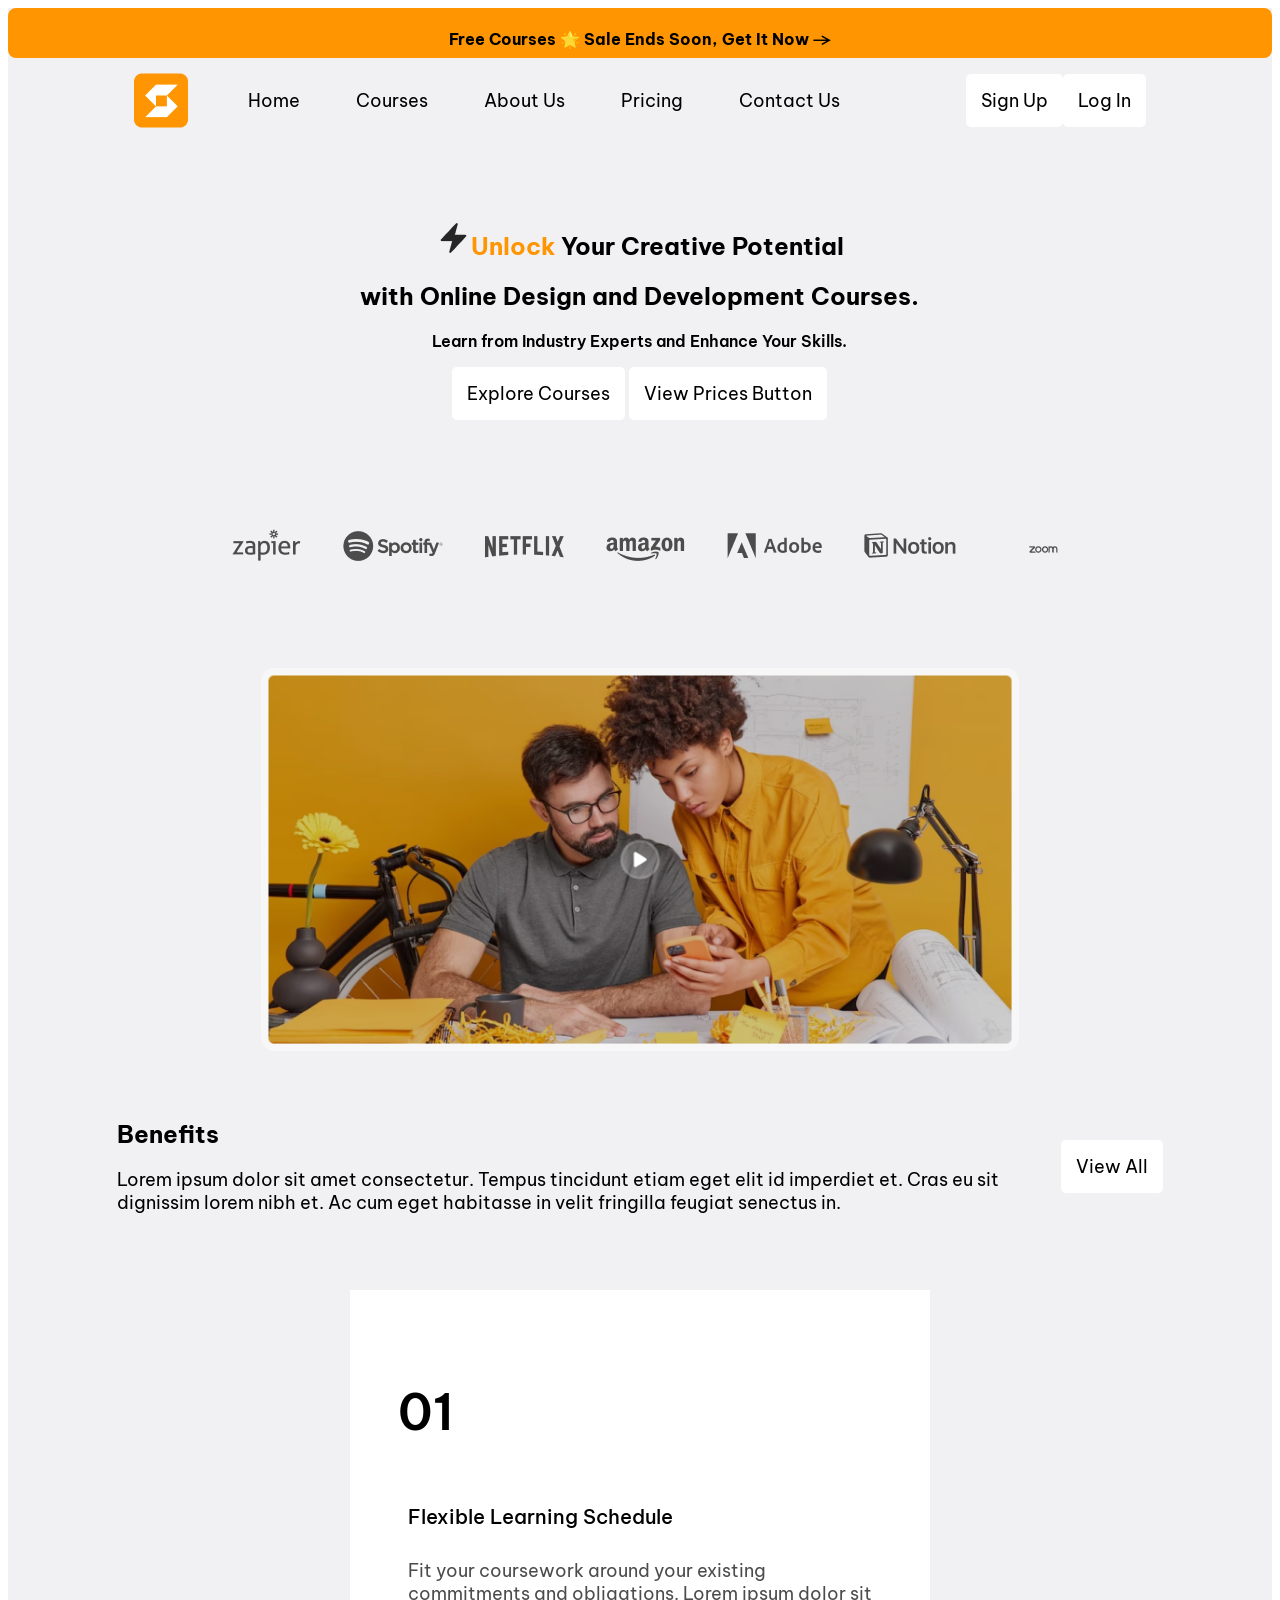
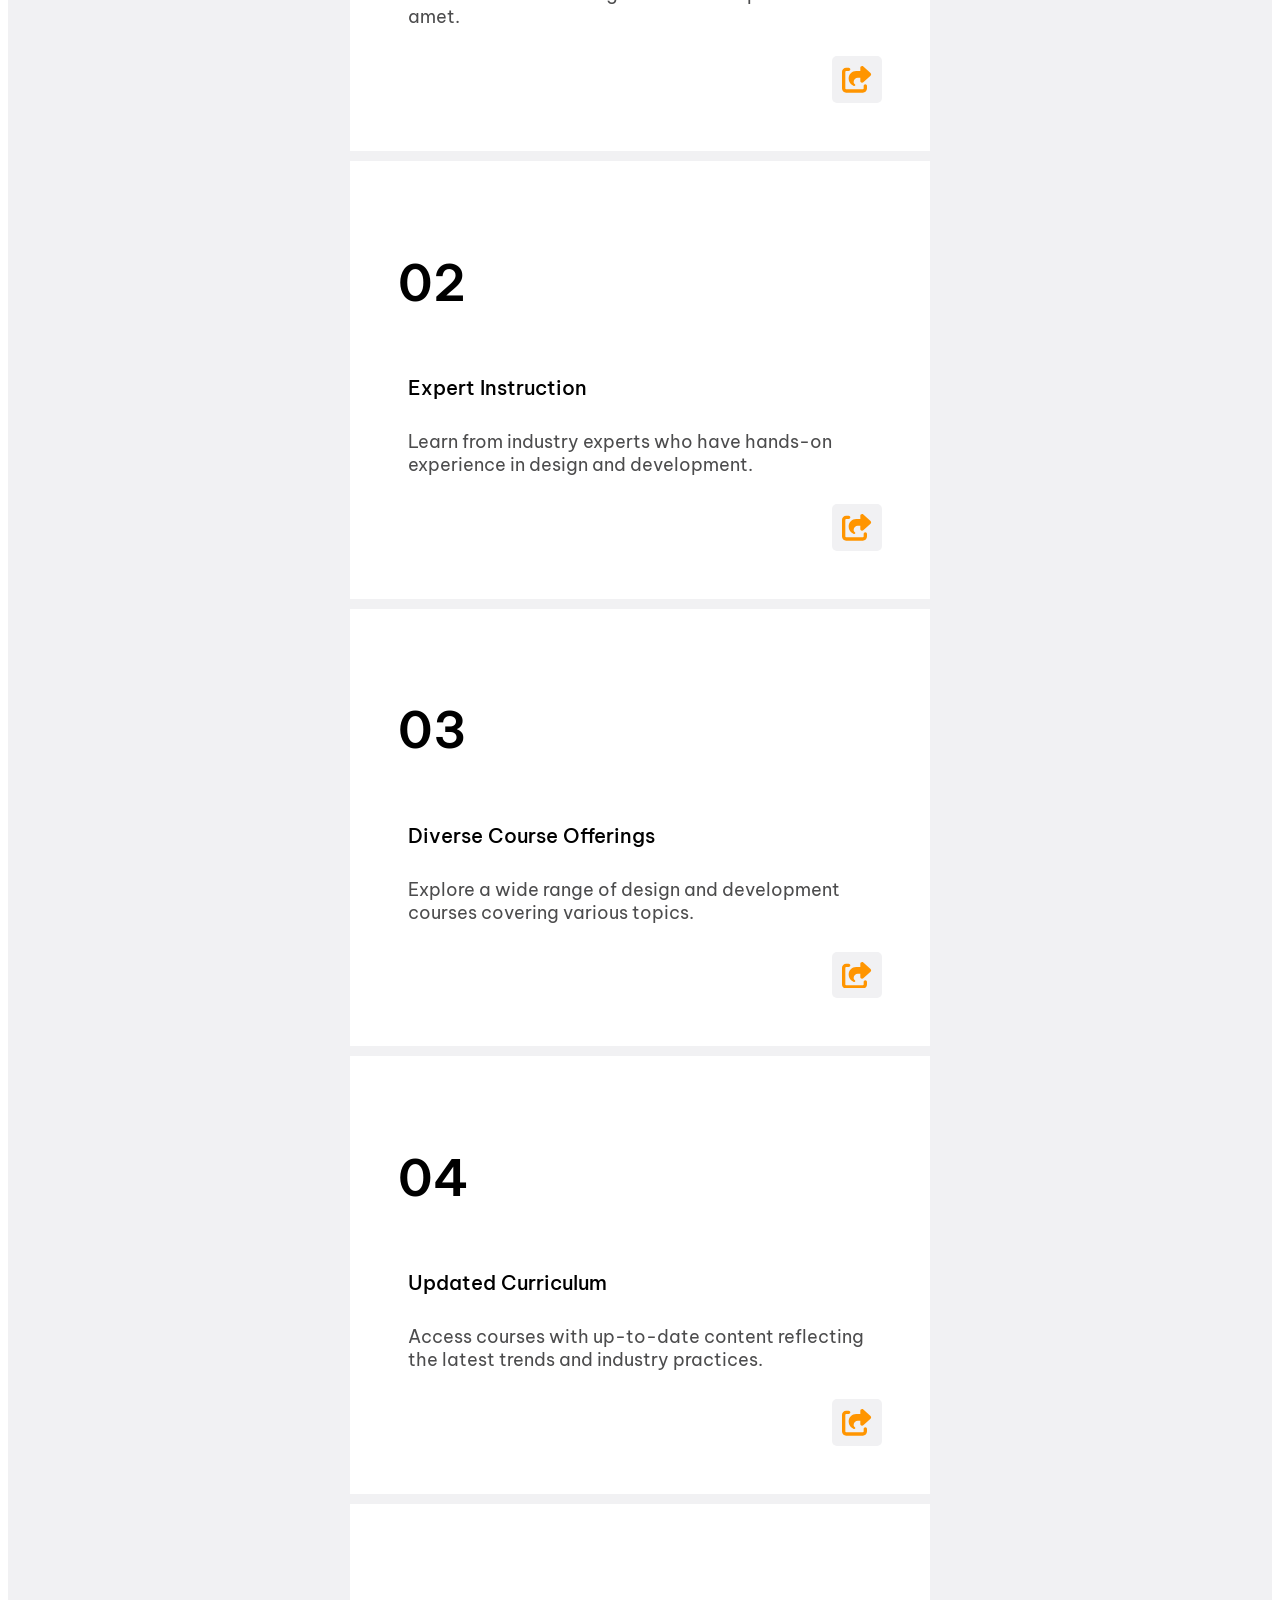
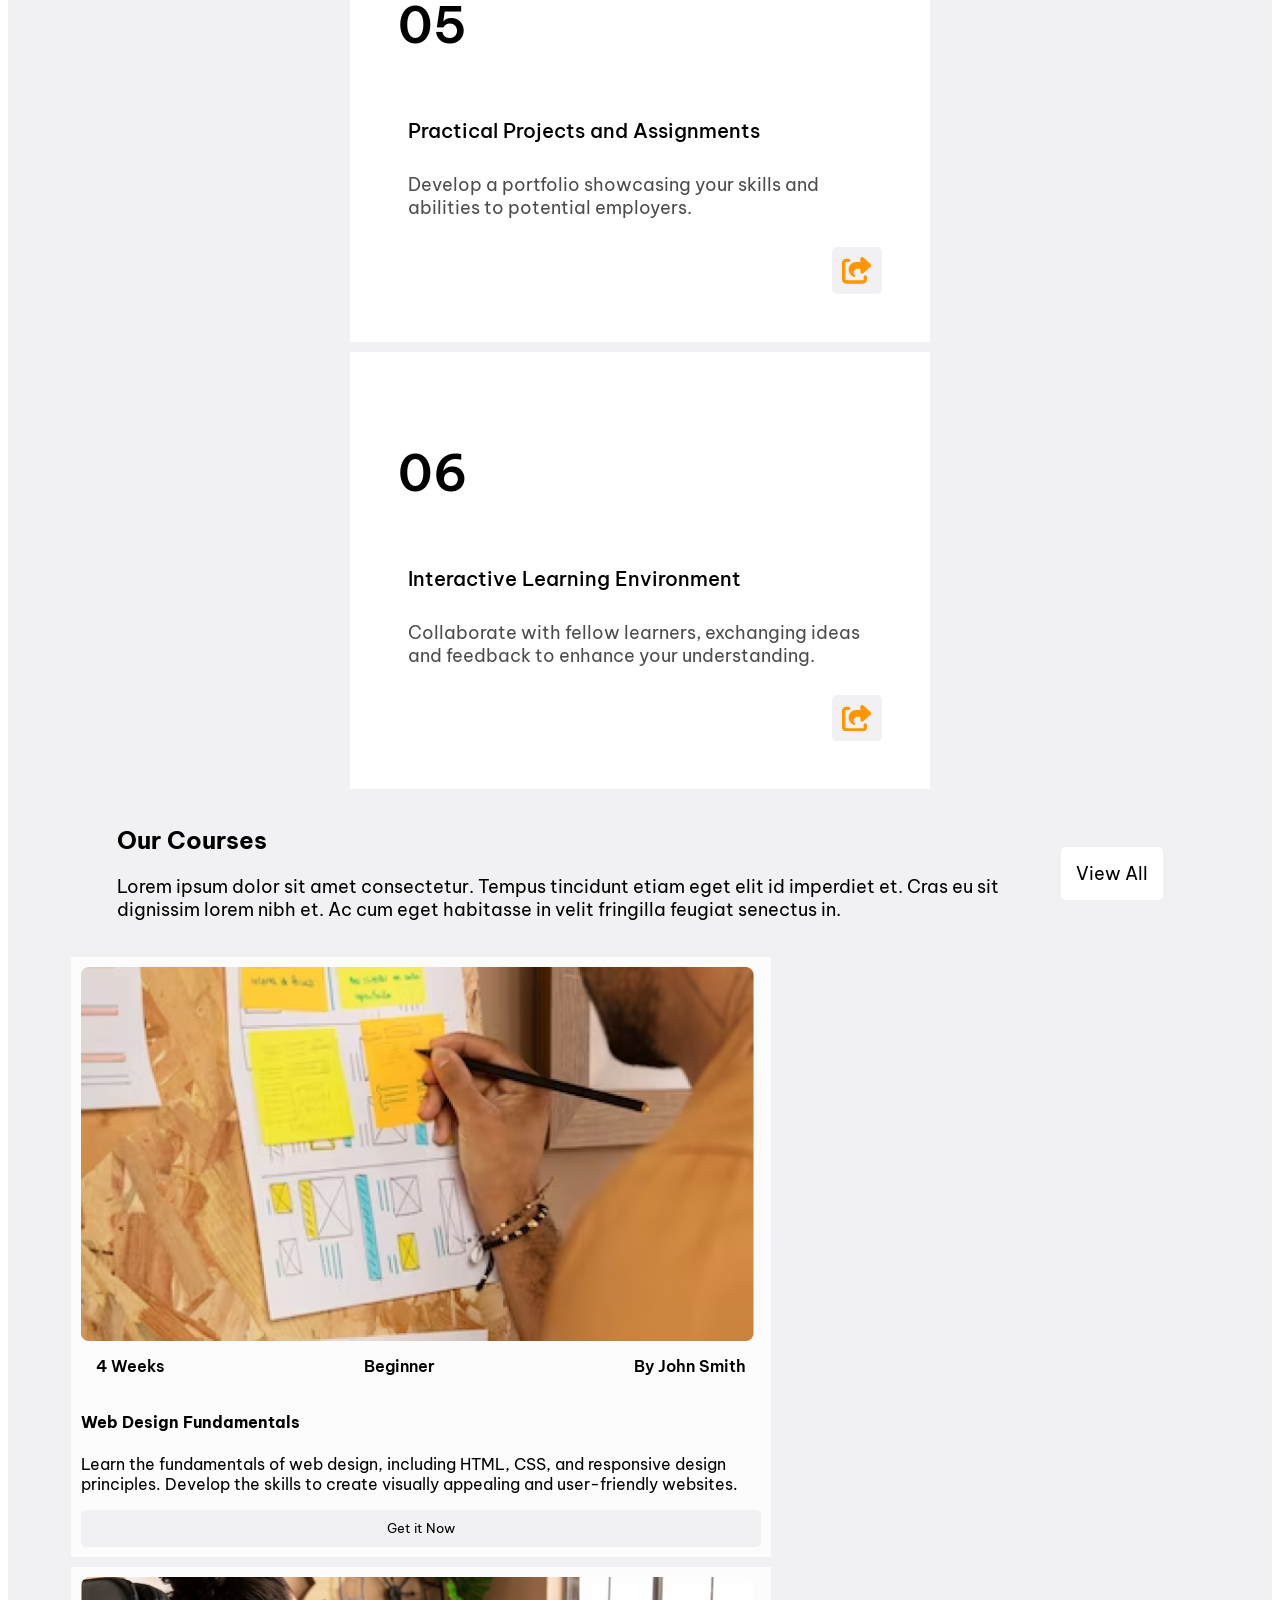
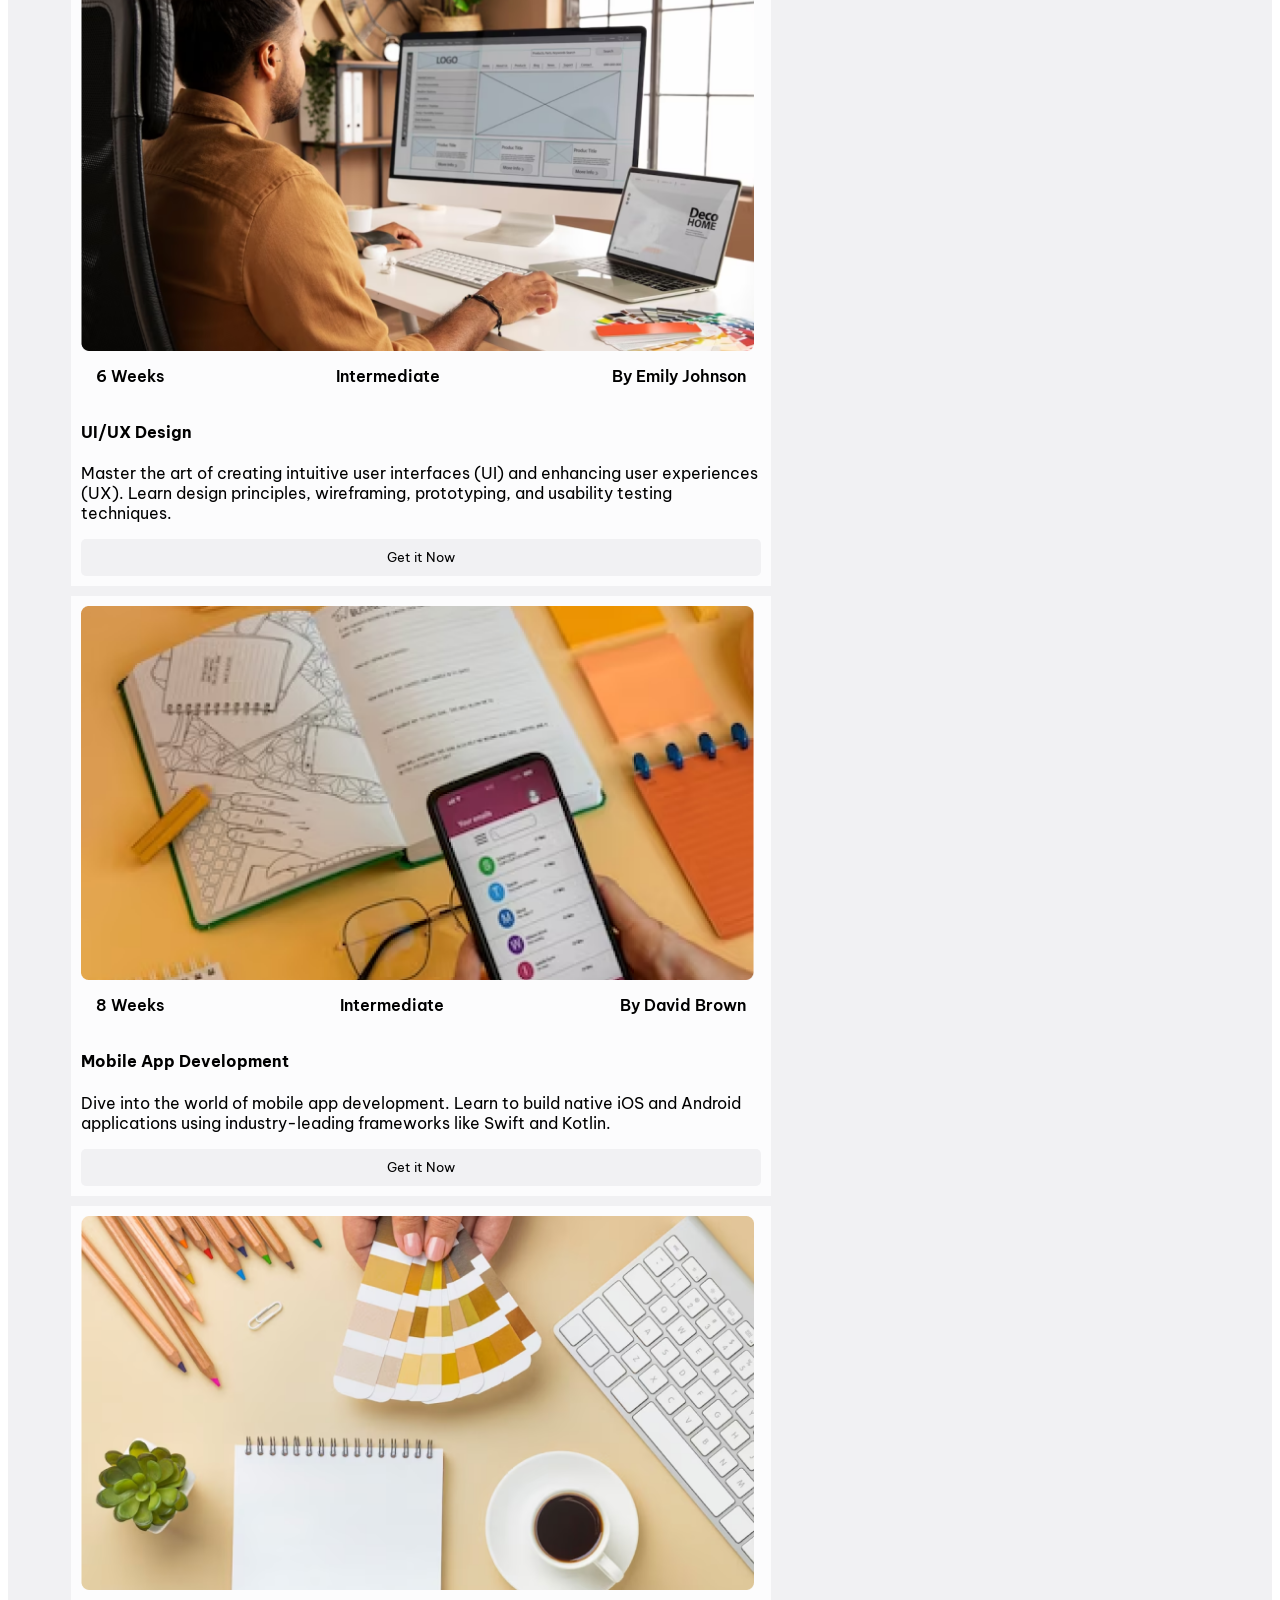
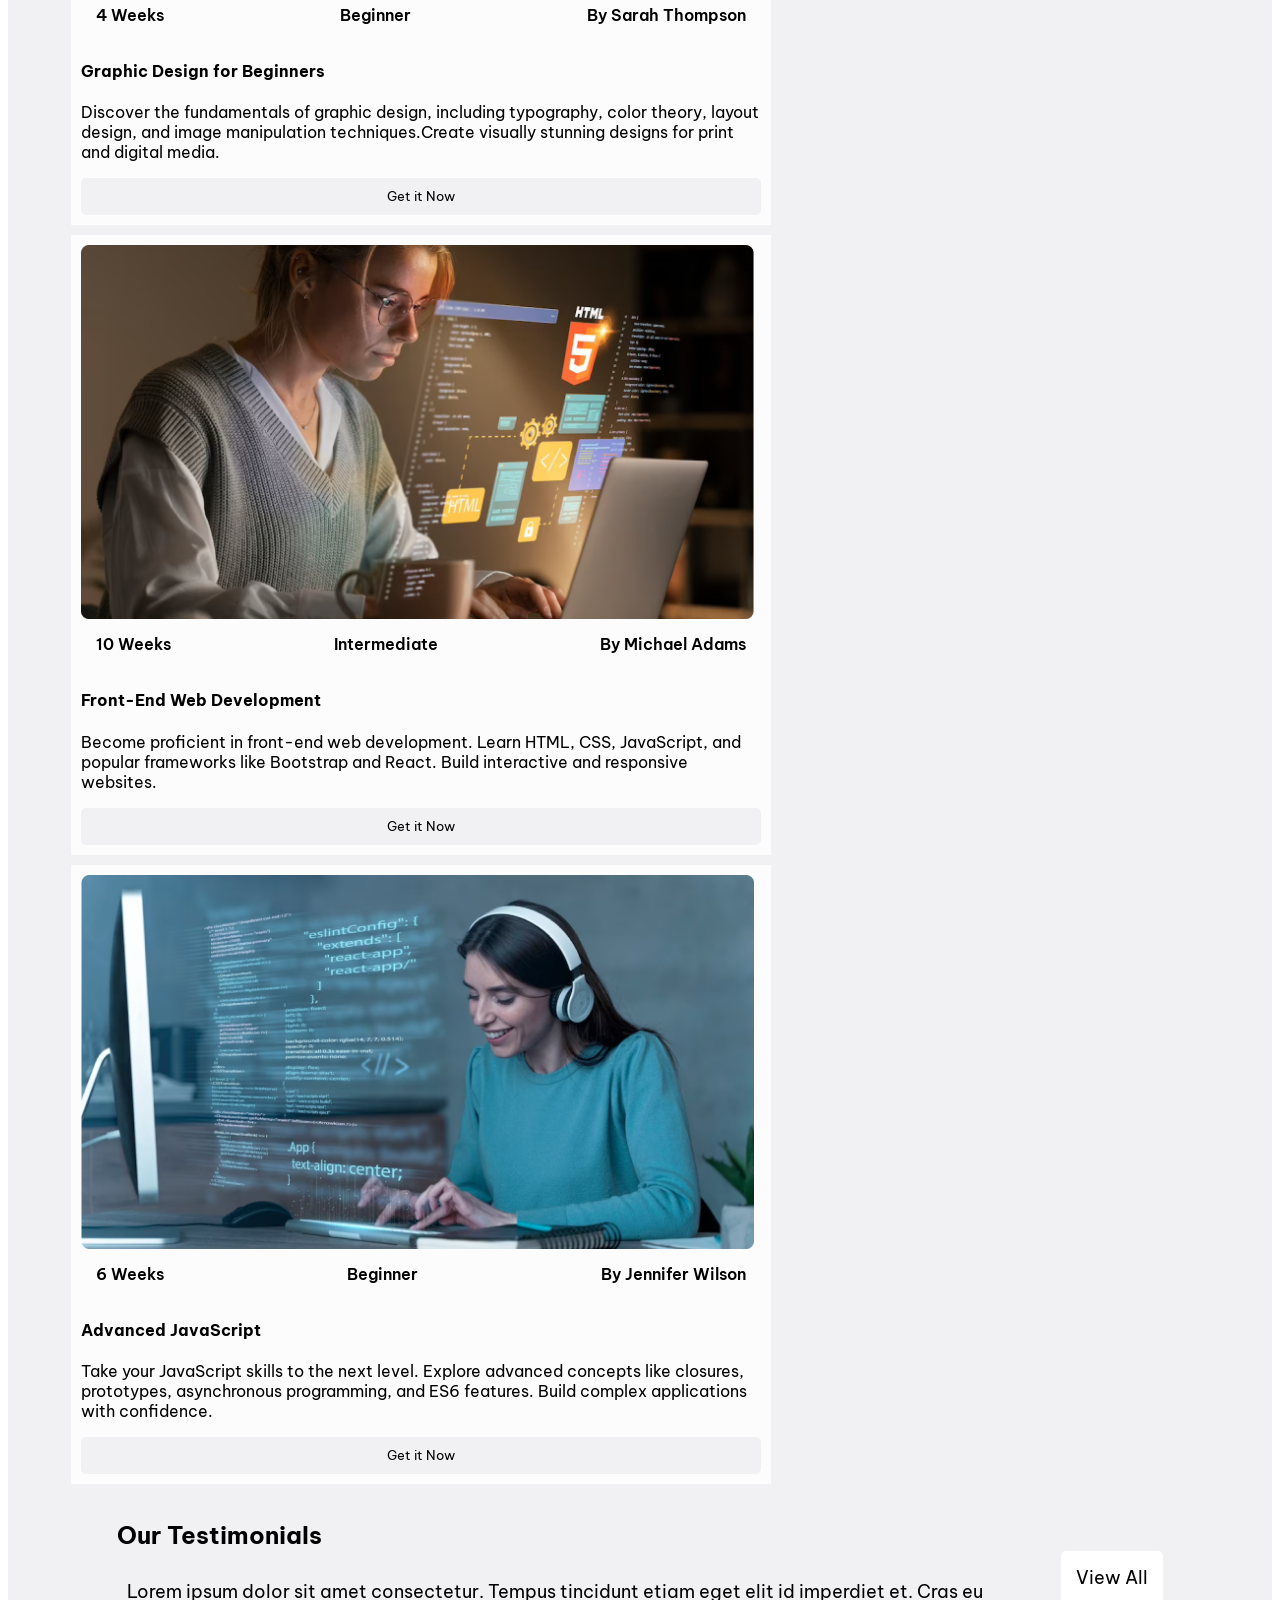
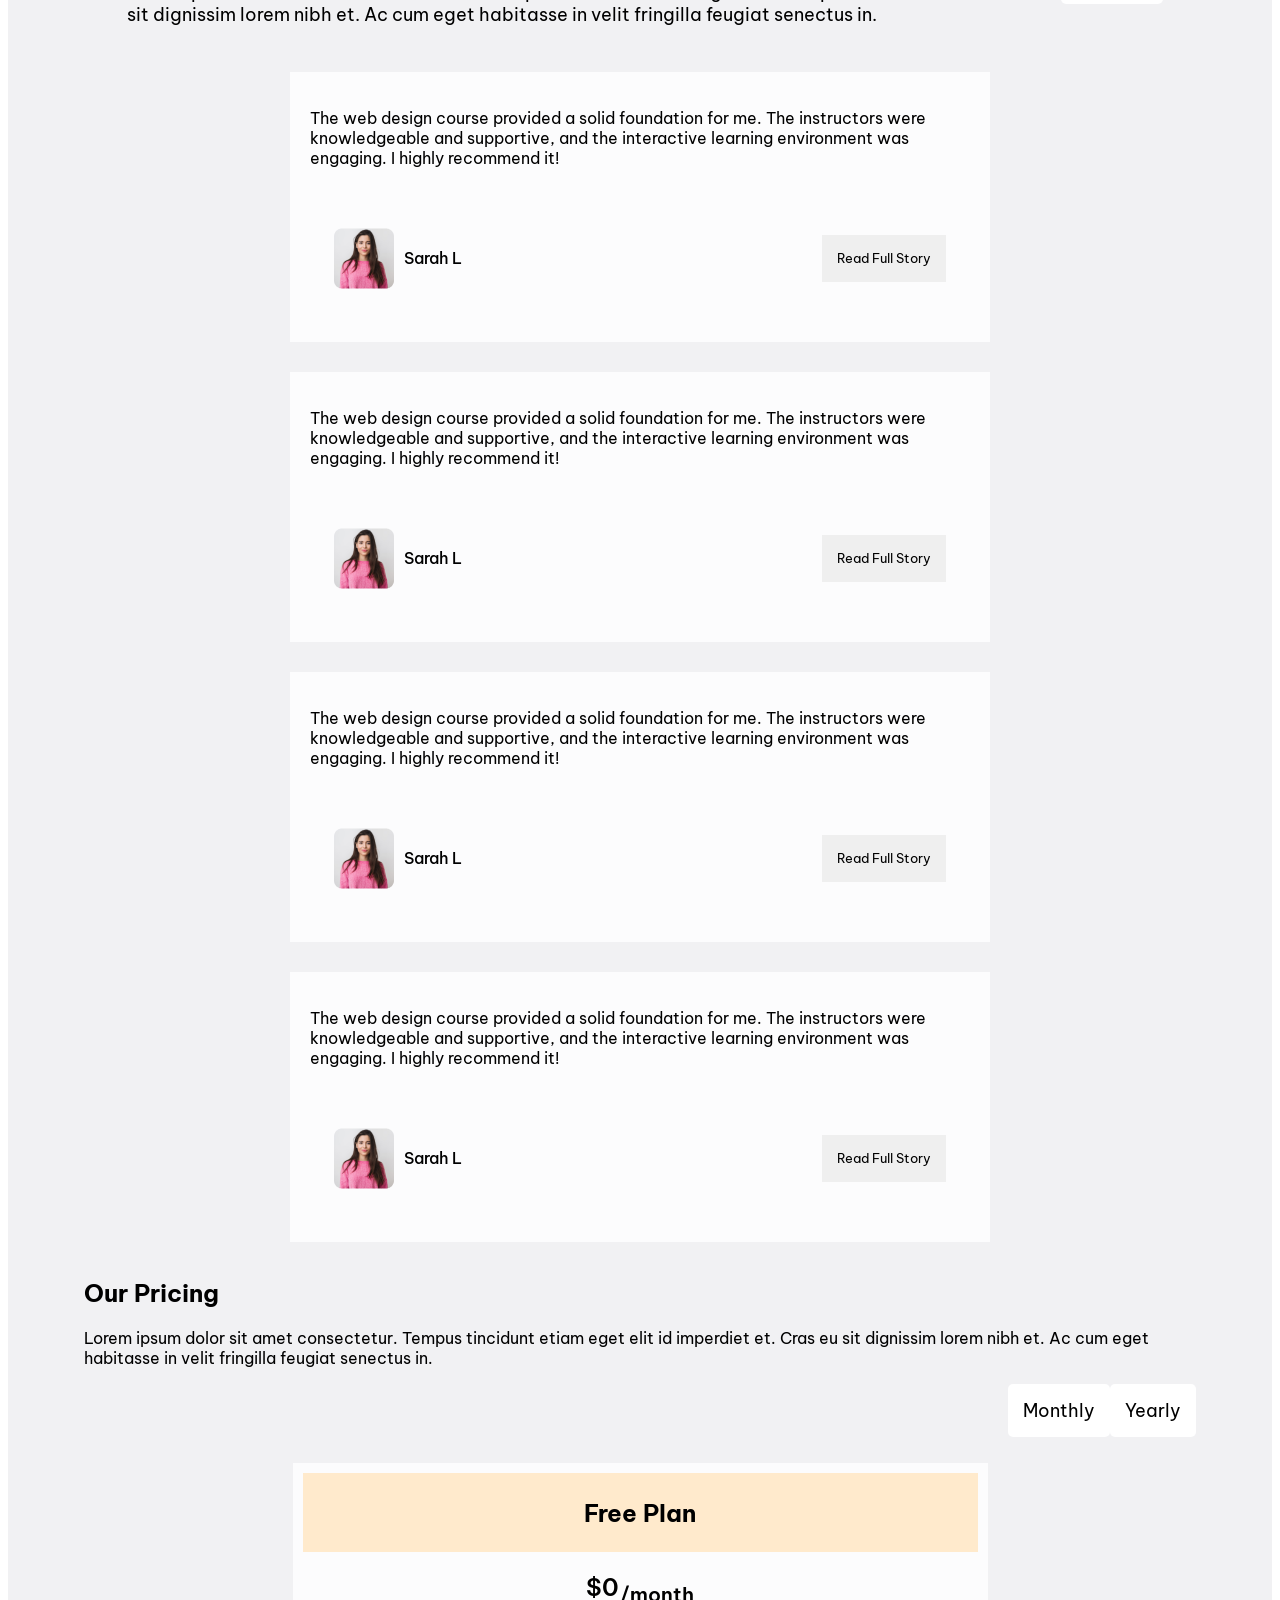
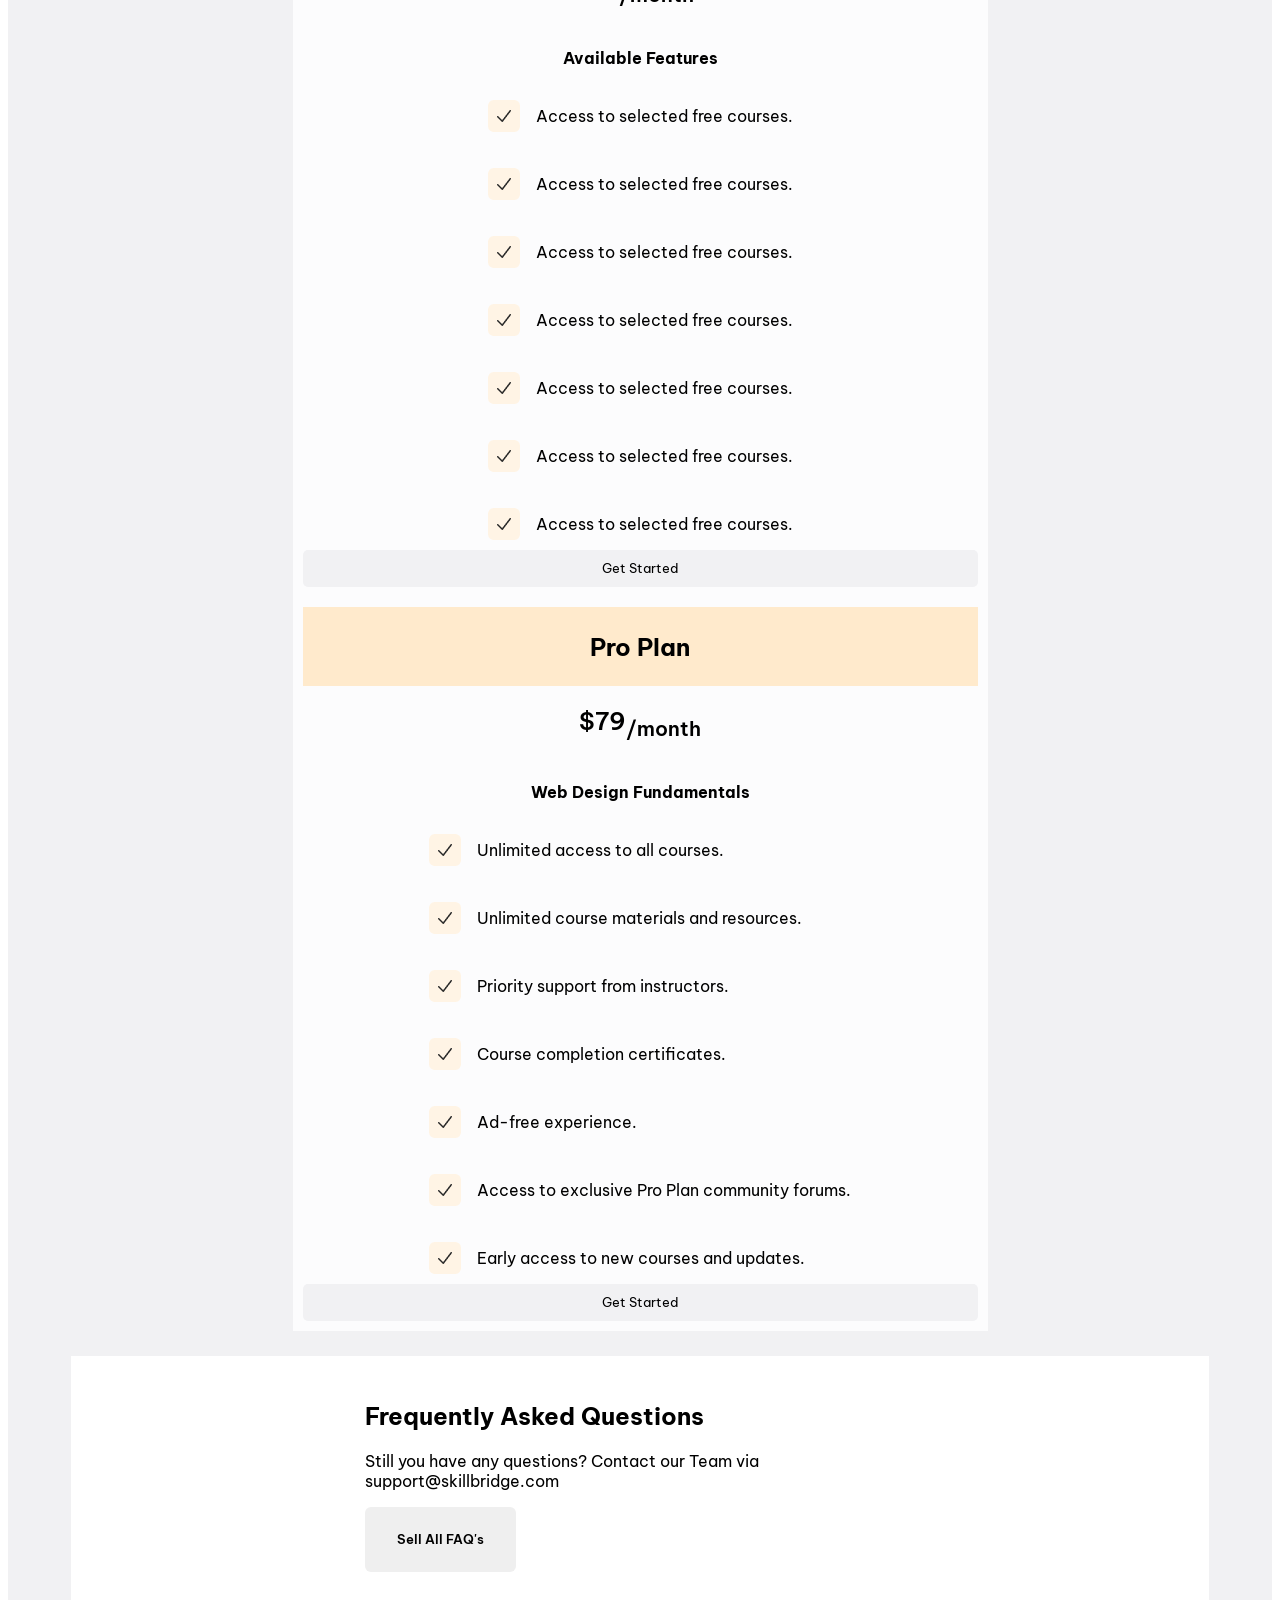
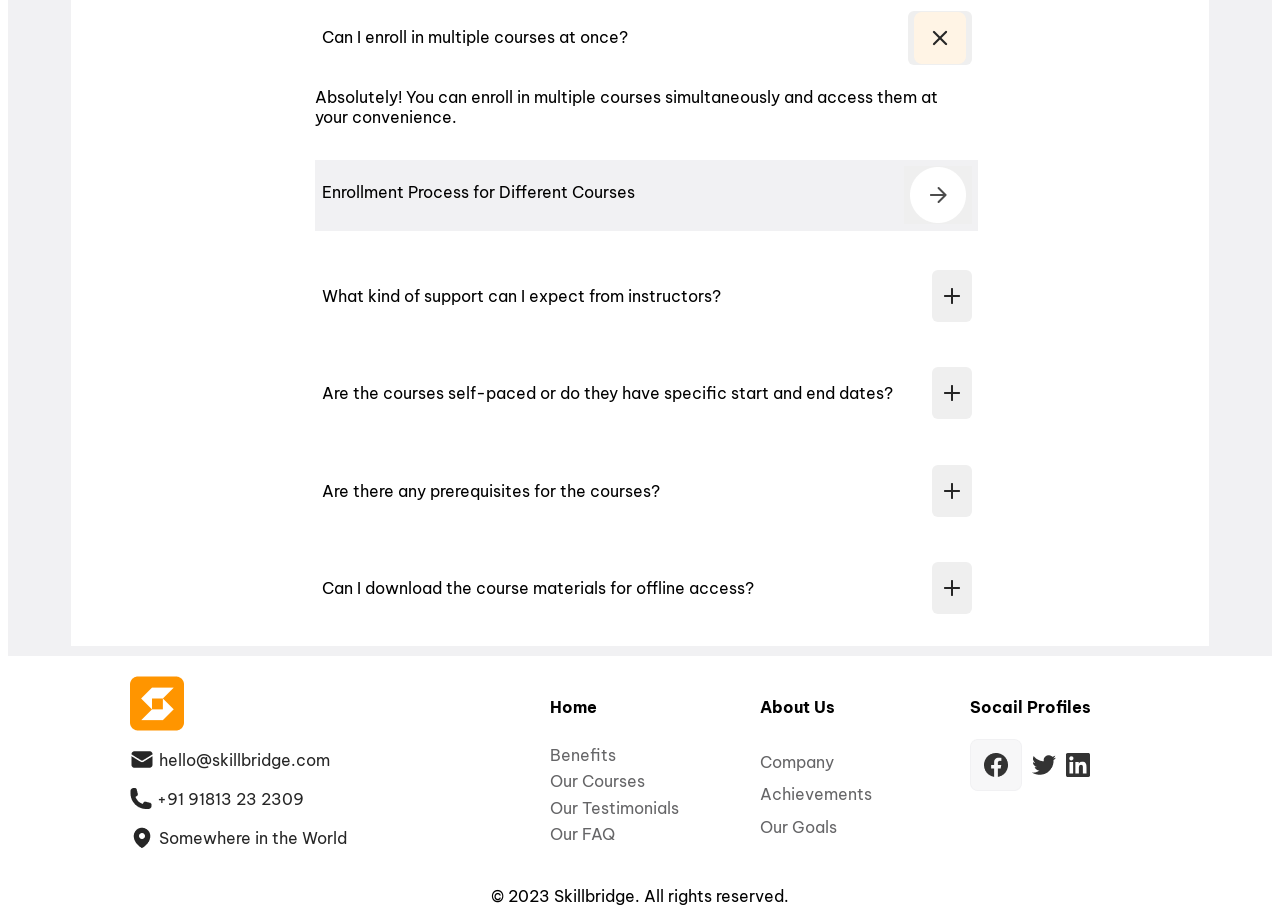
<file: index.html>
<html lang="en">
  <head>
    <meta charset="UTF-8" />
    <meta name="viewport" content="width=device-width, initial-scale=1.0" />
    <link rel="stylesheet" href="homepage.css" />
    <link rel="preconnect" href="https://fonts.googleapis.com" />
    <link rel="preconnect" href="https://fonts.gstatic.com" crossorigin />
    <link
      href="https://fonts.googleapis.com/css2?family=Be+Vietnam+Pro:ital,wght@0,100;0,200;0,300;0,400;0,500;0,600;0,700;0,800;1,100;1,200;1,300;1,400;1,500;1,600;1,700;1,800&family=DM+Serif+Display:ital@0;1&display=swap"
      rel="stylesheet"
    />
    <link rel="preconnect" href="https://fonts.googleapis.com" />
    <link rel="preconnect" href="https://fonts.gstatic.com" crossorigin />
    <link
      href="https://fonts.googleapis.com/css2?family=Be+Vietnam+Pro:ital,wght@0,100;0,200;0,300;0,400;0,500;0,600;0,700;0,800;1,100;1,200;1,300;1,400;1,500;1,600;1,700;1,800&family=DM+Serif+Display:ital@0;1&family=Hanken+Grotesk:ital,wght@0,200;0,300;0,400;0,500;0,600;1,600&display=swap"
      rel="stylesheet"
    />
    <title>Home Page</title>
  </head>
  <body>
    <div class="main">
    <div class="header">
      <div><h4>Free Courses 🌟 Sale Ends Soon, Get It Now &rarr;</h4></div>
    </div>
    <nav class="navBar">
      <div class="logo">
      <img src="Assets/images/Logo.png" alt="Logo" />
    </div>
      <div class="menu">
        <ul>
          <li><a href="homepage.html">Home</a></li>
          <li><a href="coursespage.html">Courses</a></li>
          <li><a href="aboutUsPage.html">About Us</a></li>
          <li><a href="priceingPage.html">Pricing</a></li>
          <li><a href="contactUsPage.html">Contact Us</a></li>
        </ul>
      </div>
      <div class="buttonlog">
        <a href="signUpPage.html"><button class="button" id="signUpButton">Sign Up</button></a>
        <a href="LogInPage.html"><button class="button" id="loginButton">Log In</button></a>
      </div>
    </nav>

    <section class="hero-section">
      <div class="introSection">
        <div>
          
          <h1><img src="Assets/images/flash.png" alt="" /><span>Unlock</span> Your Creative Potential</h1>
        </div>
        <div>
          <h2>with Online Design and Development Courses.</h2>
          <p>Learn from Industry Experts and Enhance Your Skills.</p>
        </div>
        <div class="buttonContainer">
          <button
            class="button"
            value="Explore Courses"
            id="exploreCoursesButton"
          >Explore Courses</button>
          <button
            class="button"
            value="View Pricing"
            id="viewPricesButton"
          >View Prices Button</button>
        </div>
      </div>
    </section>
    
    <section class="brandList">
      <ul>
        <li>
          <a href="#zapier"
            ><img src="Assets/images/zapier.png" alt="zapier"
          /></a>
        </li>
        <li>
          <a href="#spotify"
            ><img src="Assets/images/spotify.png" alt="spotify"
          /></a>
        </li>
        <li>
          <a href="#"><img src="Assets/images/netflix.png" alt="netflix" /></a>
        
        </li>
        <li>
          <a href="#amazon"
            ><img src="Assets/images/amazon.png" alt="amazon"
          /></a>
        </li>
        <li>
          <a href="#adobe"><img src="Assets/images/adobe.png" alt="adobe" /></a>
      
        </li>
        <li>
          <a href="#notion"
            ><img src="Assets/images/notion.png" alt="notion"
          /></a>
        </li>
        <li>
          <a href="#zoom"><img src="Assets/images/zoom.png" alt="zoom" /></a>
        </li>
      </ul>
    </section>

    <section class="video">
      <img src="Assets/images/Video Container.png"  ></img>
    </section>

    <section class="BenefitSection">
      <div class="title">
        <div class="Benefits">
          <h2>Benefits<h2>
            <p>Lorem ipsum dolor sit amet consectetur. 
              Tempus tincidunt etiam eget elit id imperdiet et. 
              Cras eu sit dignissim lorem nibh et. Ac cum eget habitasse in 
              velit fringilla feugiat senectus in.</p>
        </div>
            <div class="viewAll">
              <button>View All</button>
            </div>
      </div>

      <div class="cardContainer">
        <div class="card">
          <h2>01</h2>
          <div>
            <h3>Flexible Learning Schedule</h3>
            <p>Fit your coursework around your existing commitments and obligations. Lorem ipsum dolor sit amet.</p>
          
          <button value="&#xf35d;">
            <svg xmlns="http://www.w3.org/2000/svg" height="2em" viewBox="0 0 576 512">
              <style>svg{fill:#ff9500}</style><path d="M352 224H305.5c-45 0-81.5 36.5-81.5 81.5c0 22.3 10.3 34.3 19.2 40.5c6.8 4.7 12.8 12 12.8 20.3c0 9.8-8 17.8-17.8 17.8h-2.5c-2.4 0-4.8-.4-7.1-1.4C210.8 374.8 128 333.4 128 240c0-79.5 64.5-144 144-144h80V34.7C352 15.5 367.5 0 386.7 0c8.6 0 16.8 3.2 23.2 8.9L548.1 133.3c7.6 6.8 11.9 16.5 11.9 26.7s-4.3 19.9-11.9 26.7l-139 125.1c-5.9 5.3-13.5 8.2-21.4 8.2H384c-17.7 0-32-14.3-32-32V224zM80 96c-8.8 0-16 7.2-16 16V432c0 8.8 7.2 16 16 16H400c8.8 0 16-7.2 16-16V384c0-17.7 14.3-32 32-32s32 14.3 32 32v48c0 44.2-35.8 80-80 80H80c-44.2 0-80-35.8-80-80V112C0 67.8 35.8 32 80 32h48c17.7 0 32 14.3 32 32s-14.3 32-32 32H80z"/></svg>
          </button></div>
        </div>
        <div class="card">
          <h2>02</h2>
          <div>
            <h3>Expert Instruction</h3>
            <p>Learn from industry experts who have hands-on experience in design and development.</p>
          </div>
          <button value="&#xf35d;">
            <svg xmlns="http://www.w3.org/2000/svg" height="2em" viewBox="0 0 576 512">
              <style>svg{fill:#ff9500}</style><path d="M352 224H305.5c-45 0-81.5 36.5-81.5 81.5c0 22.3 10.3 34.3 19.2 40.5c6.8 4.7 12.8 12 12.8 20.3c0 9.8-8 17.8-17.8 17.8h-2.5c-2.4 0-4.8-.4-7.1-1.4C210.8 374.8 128 333.4 128 240c0-79.5 64.5-144 144-144h80V34.7C352 15.5 367.5 0 386.7 0c8.6 0 16.8 3.2 23.2 8.9L548.1 133.3c7.6 6.8 11.9 16.5 11.9 26.7s-4.3 19.9-11.9 26.7l-139 125.1c-5.9 5.3-13.5 8.2-21.4 8.2H384c-17.7 0-32-14.3-32-32V224zM80 96c-8.8 0-16 7.2-16 16V432c0 8.8 7.2 16 16 16H400c8.8 0 16-7.2 16-16V384c0-17.7 14.3-32 32-32s32 14.3 32 32v48c0 44.2-35.8 80-80 80H80c-44.2 0-80-35.8-80-80V112C0 67.8 35.8 32 80 32h48c17.7 0 32 14.3 32 32s-14.3 32-32 32H80z"/></svg>
             
          </button>
        </div>
        <div class="card">
          <h2>03</h2>
          <div>
            <h3>Diverse Course Offerings</h3>
            <p>Explore a wide range of design and development courses covering various topics.</p>
          </div>
          <button value="&#xf35d;">
            <svg xmlns="http://www.w3.org/2000/svg" height="2em" viewBox="0 0 576 512">
              <style>svg{fill:#ff9500}</style><path d="M352 224H305.5c-45 0-81.5 36.5-81.5 81.5c0 22.3 10.3 34.3 19.2 40.5c6.8 4.7 12.8 12 12.8 20.3c0 9.8-8 17.8-17.8 17.8h-2.5c-2.4 0-4.8-.4-7.1-1.4C210.8 374.8 128 333.4 128 240c0-79.5 64.5-144 144-144h80V34.7C352 15.5 367.5 0 386.7 0c8.6 0 16.8 3.2 23.2 8.9L548.1 133.3c7.6 6.8 11.9 16.5 11.9 26.7s-4.3 19.9-11.9 26.7l-139 125.1c-5.9 5.3-13.5 8.2-21.4 8.2H384c-17.7 0-32-14.3-32-32V224zM80 96c-8.8 0-16 7.2-16 16V432c0 8.8 7.2 16 16 16H400c8.8 0 16-7.2 16-16V384c0-17.7 14.3-32 32-32s32 14.3 32 32v48c0 44.2-35.8 80-80 80H80c-44.2 0-80-35.8-80-80V112C0 67.8 35.8 32 80 32h48c17.7 0 32 14.3 32 32s-14.3 32-32 32H80z"/></svg>
                
          </button>
        </div>
        <div class="card">
          <h2>04</h2>
          <div>
            <h3>Updated Curriculum</h3>
            <p>Access courses with up-to-date content reflecting the latest trends and industry practices.</p>
          </div>
          <button value="&#xf35d;">
            <svg xmlns="http://www.w3.org/2000/svg" height="2em" viewBox="0 0 576 512">
              <style>svg{fill:#ff9500}</style><path d="M352 224H305.5c-45 0-81.5 36.5-81.5 81.5c0 22.3 10.3 34.3 19.2 40.5c6.8 4.7 12.8 12 12.8 20.3c0 9.8-8 17.8-17.8 17.8h-2.5c-2.4 0-4.8-.4-7.1-1.4C210.8 374.8 128 333.4 128 240c0-79.5 64.5-144 144-144h80V34.7C352 15.5 367.5 0 386.7 0c8.6 0 16.8 3.2 23.2 8.9L548.1 133.3c7.6 6.8 11.9 16.5 11.9 26.7s-4.3 19.9-11.9 26.7l-139 125.1c-5.9 5.3-13.5 8.2-21.4 8.2H384c-17.7 0-32-14.3-32-32V224zM80 96c-8.8 0-16 7.2-16 16V432c0 8.8 7.2 16 16 16H400c8.8 0 16-7.2 16-16V384c0-17.7 14.3-32 32-32s32 14.3 32 32v48c0 44.2-35.8 80-80 80H80c-44.2 0-80-35.8-80-80V112C0 67.8 35.8 32 80 32h48c17.7 0 32 14.3 32 32s-14.3 32-32 32H80z"/></svg>
            
          </button>
        </div>
        <div class="card">
          <h2>05</h2>
          <div>
            <h3>Practical Projects and Assignments</h3>
            <p>Develop a portfolio showcasing your skills and abilities to potential employers.</p>
          </div>
          <button value="&#xf35d;">
            <svg xmlns="http://www.w3.org/2000/svg" height="2em" viewBox="0 0 576 512">
              <style>svg{fill:#ff9500}</style><path d="M352 224H305.5c-45 0-81.5 36.5-81.5 81.5c0 22.3 10.3 34.3 19.2 40.5c6.8 4.7 12.8 12 12.8 20.3c0 9.8-8 17.8-17.8 17.8h-2.5c-2.4 0-4.8-.4-7.1-1.4C210.8 374.8 128 333.4 128 240c0-79.5 64.5-144 144-144h80V34.7C352 15.5 367.5 0 386.7 0c8.6 0 16.8 3.2 23.2 8.9L548.1 133.3c7.6 6.8 11.9 16.5 11.9 26.7s-4.3 19.9-11.9 26.7l-139 125.1c-5.9 5.3-13.5 8.2-21.4 8.2H384c-17.7 0-32-14.3-32-32V224zM80 96c-8.8 0-16 7.2-16 16V432c0 8.8 7.2 16 16 16H400c8.8 0 16-7.2 16-16V384c0-17.7 14.3-32 32-32s32 14.3 32 32v48c0 44.2-35.8 80-80 80H80c-44.2 0-80-35.8-80-80V112C0 67.8 35.8 32 80 32h48c17.7 0 32 14.3 32 32s-14.3 32-32 32H80z"/></svg>
           
          </button>
        </div>
        <div class="card">
          <h2>06</h2>
          <div>
            <h3>Interactive Learning Environment</h3>
            <p>Collaborate with fellow learners, exchanging ideas and feedback to enhance your understanding.</p>
          </div>
          <button value="&#xf35d;">
            <svg xmlns="http://www.w3.org/2000/svg" height="2em" viewBox="0 0 576 512">
              <style>svg{fill:#ff9500}</style><path d="M352 224H305.5c-45 0-81.5 36.5-81.5 81.5c0 22.3 10.3 34.3 19.2 40.5c6.8 4.7 12.8 12 12.8 20.3c0 9.8-8 17.8-17.8 17.8h-2.5c-2.4 0-4.8-.4-7.1-1.4C210.8 374.8 128 333.4 128 240c0-79.5 64.5-144 144-144h80V34.7C352 15.5 367.5 0 386.7 0c8.6 0 16.8 3.2 23.2 8.9L548.1 133.3c7.6 6.8 11.9 16.5 11.9 26.7s-4.3 19.9-11.9 26.7l-139 125.1c-5.9 5.3-13.5 8.2-21.4 8.2H384c-17.7 0-32-14.3-32-32V224zM80 96c-8.8 0-16 7.2-16 16V432c0 8.8 7.2 16 16 16H400c8.8 0 16-7.2 16-16V384c0-17.7 14.3-32 32-32s32 14.3 32 32v48c0 44.2-35.8 80-80 80H80c-44.2 0-80-35.8-80-80V112C0 67.8 35.8 32 80 32h48c17.7 0 32 14.3 32 32s-14.3 32-32 32H80z"/></svg>
                   
          </button>
        </div>
      </div>
    </section>

    <section class="courses">
      <div class="title">
        <div class="OurCourses">
          <h2>Our Courses<h2>
            <p>Lorem ipsum dolor sit amet consectetur. 
              Tempus tincidunt etiam eget elit id imperdiet et. 
              Cras eu sit dignissim lorem nibh et. Ac cum eget habitasse in 
              velit fringilla feugiat senectus in.</p>
        </div>
            <div class="viewAll">
              <button>View All</button>
            </div>
      </div>
      
      <div class="coursesCard">
        <div class="contentCard">
        
            <div class="content">
              <img src="Assets/images/course card 1.png" alt="">
              <div class="cardTitle">
                <span>4 Weeks</span>
                <span>Beginner</span>
                <span>By John Smith</span>
              </div>
              <div>
                <h4>Web Design Fundamentals</h4>
                <p>Learn the fundamentals of web design, including HTML, CSS, and responsive design principles.
                   Develop the skills to create visually appealing and user-friendly websites.</p>
              </div>
              
              <button class="btnGet">Get it Now</button>
            </div>
        </div>

        <div class="contentCard">
          <div class="content">
            <img src="Assets/images/course card 2.png" alt="">
            <div class="cardTitle">
              <span>6 Weeks</span>
              <span>Intermediate</span>
              <span>By Emily Johnson</span>
            </div>
            <div>
              <h4>UI/UX Design</h4>
              <p>Master the art of creating intuitive user interfaces (UI) and enhancing user experiences (UX). 
                Learn design principles, wireframing, prototyping, and usability testing techniques.</p>
            </div>
            <button class="btnGet">Get it Now</button>
          </div>
        </div>
        <div class="contentCard">
          <div class="content">
            <img src="Assets/images/course card 3.png" alt="">
            <div class="cardTitle">
              <span>8 Weeks</span>
              <span>Intermediate</span>
              <span>By David Brown</span>
            </div>
            <div>
              <h4>Mobile App Development</h4>
              <p>Dive into the world of mobile app development. Learn to build native iOS and Android 
                applications using industry-leading frameworks like Swift and Kotlin.</p>
            </div>
            <button class="btnGet">Get it Now</button>
          </div>
        </div>
        <div class="contentCard">
          <div class="content">
            <img src="Assets/images/course card 4.png" alt="">
            <div class="cardTitle">
              <span>4 Weeks</span>
              <span>Beginner</span>
              <span>By Sarah Thompson</span>
            </div>
            <div>
              <h4>Graphic Design for Beginners</h4>
              <p>Discover the fundamentals of graphic design, including typography, color theory, layout design, 
                and image manipulation techniques.Create visually stunning designs for print and digital media.</p>
            </div>
            <button class="btnGet">Get it Now</button>
          </div>
        </div>
        <div class="contentCard">
          <div class="content">
            <img src="Assets/images/course card 5.png" alt="">
            <div class="cardTitle">
              <span>10 Weeks</span>
              <span>Intermediate</span>
              <span>By Michael Adams</span>
            </div>
            <div>
              <h4>Front-End Web Development</h4>
              <p>Become proficient in front-end web development. Learn HTML, CSS, JavaScript, and popular frameworks
                 like Bootstrap and React. Build interactive and responsive websites.</p>
            </div>
            <button class="btnGet">Get it Now</button>
          </div>
        </div>
        <div class="contentCard">
          <div class="content">
            <img src="Assets/images/course card 6.png" alt="">
            <div class="cardTitle">
              <span>6 Weeks</span>
              <span>Beginner</span>
              <span>By Jennifer Wilson</span>
            </div>
            <div>
              <h4>Advanced JavaScript</h4>
              <p>Take your JavaScript skills to the next level. Explore advanced concepts like closures, prototypes, asynchronous
                 programming, and ES6 features. Build complex applications with confidence.</p>
            </div>
            <button class="btnGet">Get it Now</button>
          </div>
        </div>
      </div>
    </section>

    <section class="testimonials">
      <div class="title">
        <div class="ourTestimonials">
          <h2>Our Testimonials<h2>
            <p>Lorem ipsum dolor sit amet consectetur. 
              Tempus tincidunt etiam eget elit id imperdiet et. 
              Cras eu sit dignissim lorem nibh et. Ac cum eget habitasse in 
              velit fringilla feugiat senectus in.</p>
        </div>
            <div class="viewAll">
              <button>View All</button>
            </div>
      </div>
      
      <div class="storiesContainer">
        <div class="storyCard">
              <div class="storyContent">
              <p>The web design course provided a solid foundation for me. The instructors were knowledgeable and supportive,
                and the interactive learning environment was engaging. I highly recommend it!</p>
              </div>
              <div class="profile">
                <div>
                  <img src="Assets/images/sarah.png" alt="profile">
                </div>
                <span>Sarah L</span>
              <button class="btnStory">Read Full Story</button>
            </div>
        </div>
        <div class="storyCard">
              <div class="storyContent">
              <p>The web design course provided a solid foundation for me. The instructors were knowledgeable and supportive,
                and the interactive learning environment was engaging. I highly recommend it!</p>
              </div>
              <div class="profile">
                <div>
                  <img src="Assets/images/sarah.png" alt="profile">
                </div>
                <span>Sarah L</span>
              <button class="btnStory">Read Full Story</button>
            </div>
        </div>
        <div class="storyCard">
          <div class="storyContent">
          <p>The web design course provided a solid foundation for me. The instructors were knowledgeable and supportive,
            and the interactive learning environment was engaging. I highly recommend it!</p>
          </div>
          <div class="profile">
            <div>
              <img src="Assets/images/sarah.png" alt="profile">
            </div>
            <span>Sarah L</span>
          <button class="btnStory">Read Full Story</button>
        </div>
    </div>
    <div class="storyCard">
          <div class="storyContent">
          <p>The web design course provided a solid foundation for me. The instructors were knowledgeable and supportive,
            and the interactive learning environment was engaging. I highly recommend it!</p>
          </div>
          <div class="profile">
            <div>
              <img src="Assets/images/sarah.png" alt="profile">
            </div>
            <span>Sarah L</span>
          <button class="btnStory">Read Full Story</button>
        </div>
    </div>
    </div>
    </section>

    <section class="pricing">
      <div class="title">
        <div class="coursesPricing">
          <h2>Our Pricing</h2>
            <p>Lorem ipsum dolor sit amet consectetur. 
              Tempus tincidunt etiam eget elit id imperdiet et. 
              Cras eu sit dignissim lorem nibh et. Ac cum eget habitasse in 
              velit fringilla feugiat senectus in.</p>
        </div>
        <div class="buttonPackage">
          <button class="button" id="monthly">Monthly</button>
          <button class="button" id="yearly">Yearly</button>
        </div>
      </div>

        <div class="pricingCard">
    
          <div class="content">
            <div class="freePlan">
              <h2>Free Plan</h2>
            </div>
            <div class="price">
              <h2>$0<sub>/month</sub></h2>
            </div>
            <div>
              <h4>Available Features</h4>
              <div class="details">
                <label><img src="Assets/images/Check Icon.png" alt=""><p>Access to selected free courses.</p></label>
                <label><img src="Assets/images/Check Icon.png" alt=""><p>Access to selected free courses.</p></label>
                <label><img src="Assets/images/Check Icon.png" alt=""><p>Access to selected free courses.</p></label>
                <label><img src="Assets/images/Check Icon.png" alt=""><p>Access to selected free courses.</p></label>
                <label><img src="Assets/images/Check Icon.png" alt=""><p>Access to selected free courses.</p></label>
                <label><img src="Assets/images/Check Icon.png" alt=""><p>Access to selected free courses.</p></label>
                <label><img src="Assets/images/Check Icon.png" alt=""><p>Access to selected free courses.</p></label>
              </div>               
              </div>
            <button class="btnGetStart">Get Started</button>
          </div>

          <div class="content">
            <div class="freePlan">
              <h2>Pro Plan</h2>
            </div>
            <div class="price">
              <h2>$79<sub>/month</sub></h2>
            </div>
            <div>
              <h4>Web Design Fundamentals</h4>
              <div class="details">
                <label><img src="Assets/images/Check Icon.png" alt=""><p>Unlimited access to all courses.</p></label>
                <label><img src="Assets/images/Check Icon.png" alt=""><p>Unlimited course materials and resources.</p></label>
                <label><img src="Assets/images/Check Icon.png" alt=""><p>Priority support from instructors.</p></label>
                <label><img src="Assets/images/Check Icon.png" alt=""><p>Course completion certificates.</p></label>
                <label><img src="Assets/images/Check Icon.png" alt=""><p>Ad-free experience.</p></label>
                <label><img src="Assets/images/Check Icon.png" alt=""><p>Access to exclusive Pro Plan community forums.</p></label>
                <label><img src="Assets/images/Check Icon.png" alt=""><p>Early access to new courses and updates.</p></label>
              </div>     
              </div>
            <button class="btnGetStart">Get Started</button>
          </div>
          
        </div>
      
    </section>

    <section class="questions">
        <div class="FAQs">
        <div class="FAQcard1">
        <h2>Frequently Asked Questions</h2>
        <p>Still you have any questions? Contact our Team via support@skillbridge.com</p>
        <button>Sell All FAQ's</button>
        </div> 
        
                <div class="FAQcard2">
                <div class="multipleCourseFAQ">
                    <p>Can I enroll in multiple courses at once?</p>
                    <div class="checkBtn">
                    <button><img src="Assets/images/cross button.png" alt=""></button>
                    </div>
                </div>
                <div>
                <p>Absolutely! You can enroll in multiple courses simultaneously and access them at your convenience.</p>
                </div>
                <div class="multipleCourseFAQs">
                    <p>Enrollment Process for Different Courses</p>
                    <div class="checkBtn">
                    <button><img src="Assets/images/arrow right Button.png" alt=""></button>
                    </div>
                </div>
                <div class="multipleCourseFAQ">
                    <p>What kind of support can I expect from instructors?</p>
                    <div class="checkBtn">
                    <button><img src="Assets/images/plus Icon.png" alt=""></button>
                    </div>
                </div>
                <div class="multipleCourseFAQ">
                    <p>Are the courses self-paced or do they have specific start and end dates?</p>
                    <div class="checkBtn">
                    <button><img src="Assets/images/plus Icon.png" alt=""></button>
                    </div>
                </div>
                <div class="multipleCourseFAQ">
                    <p>Are there any prerequisites for the courses?</p>
                    <div class="checkBtn">
                    <button><img src="Assets/images/plus Icon.png" alt=""></button>
                    </div>
                </div>
                <div class="multipleCourseFAQ">
                    <p>Can I download the course materials for offline access?</p>
                    <div class="checkBtn">
                    <button><img src="Assets/images/plus Icon.png" alt=""></button>
                    </div>
                </div>
                </div>
    </div>
    </section>

    <section class="footer">
      <div class="footContainer">    
        <div class="contact">
          <div class="logo">
            <img src="Assets/images/Logo.png" alt="Logo" />
          </div>
          <a class="email">
            <img src="Assets/images/Email Icon.png" alt="">
            hello@skillbridge.com
          </a>
          <a class="phone">
            <img src="Assets/images/phone icon.png" alt="">
            +91 91813 23 2309
          </a>
          <a class="location">
            <img src="Assets/images/location Icon.png" alt="">
            Somewhere in the World
          </a>
        </div>

      <div class="webNav">
        <div class="home">
          <h4>Home</h4>
          <a href="#">Benefits</a>
          <a href="#">Our Courses</a>
          <a href="#">Our Testimonials</a>
          <a href="#">Our FAQ</a>
        </div>
        <div class="aboutUs">
          <h4>About Us</h4>
          <a href="#">Company</a>
          <a href="#">Achievements</a>
          <a href="#">Our Goals</a>
        </div>
        <div class="socailProfiles">
          <h4>Socail Profiles</h4>
          <div class="socaiProfilesLink">
          <a href="#"><img src="Assets/images/facebook icon.png" alt=""></a>          
          <a href="#"><img src="Assets/images/twitter icon.png" alt=""></a>
          <a href="#"><img src="Assets/images/linked In icon.png" alt=""></a>
        </div>
        </div>
      </div>
        </div>
        </div>
      </div>
          <div class="copyright">
          <p>© 2023 Skillbridge. All rights reserved.</p>
          </div>
        </div>
    </section>
    
    </div>
  </body>
</html>
</file>
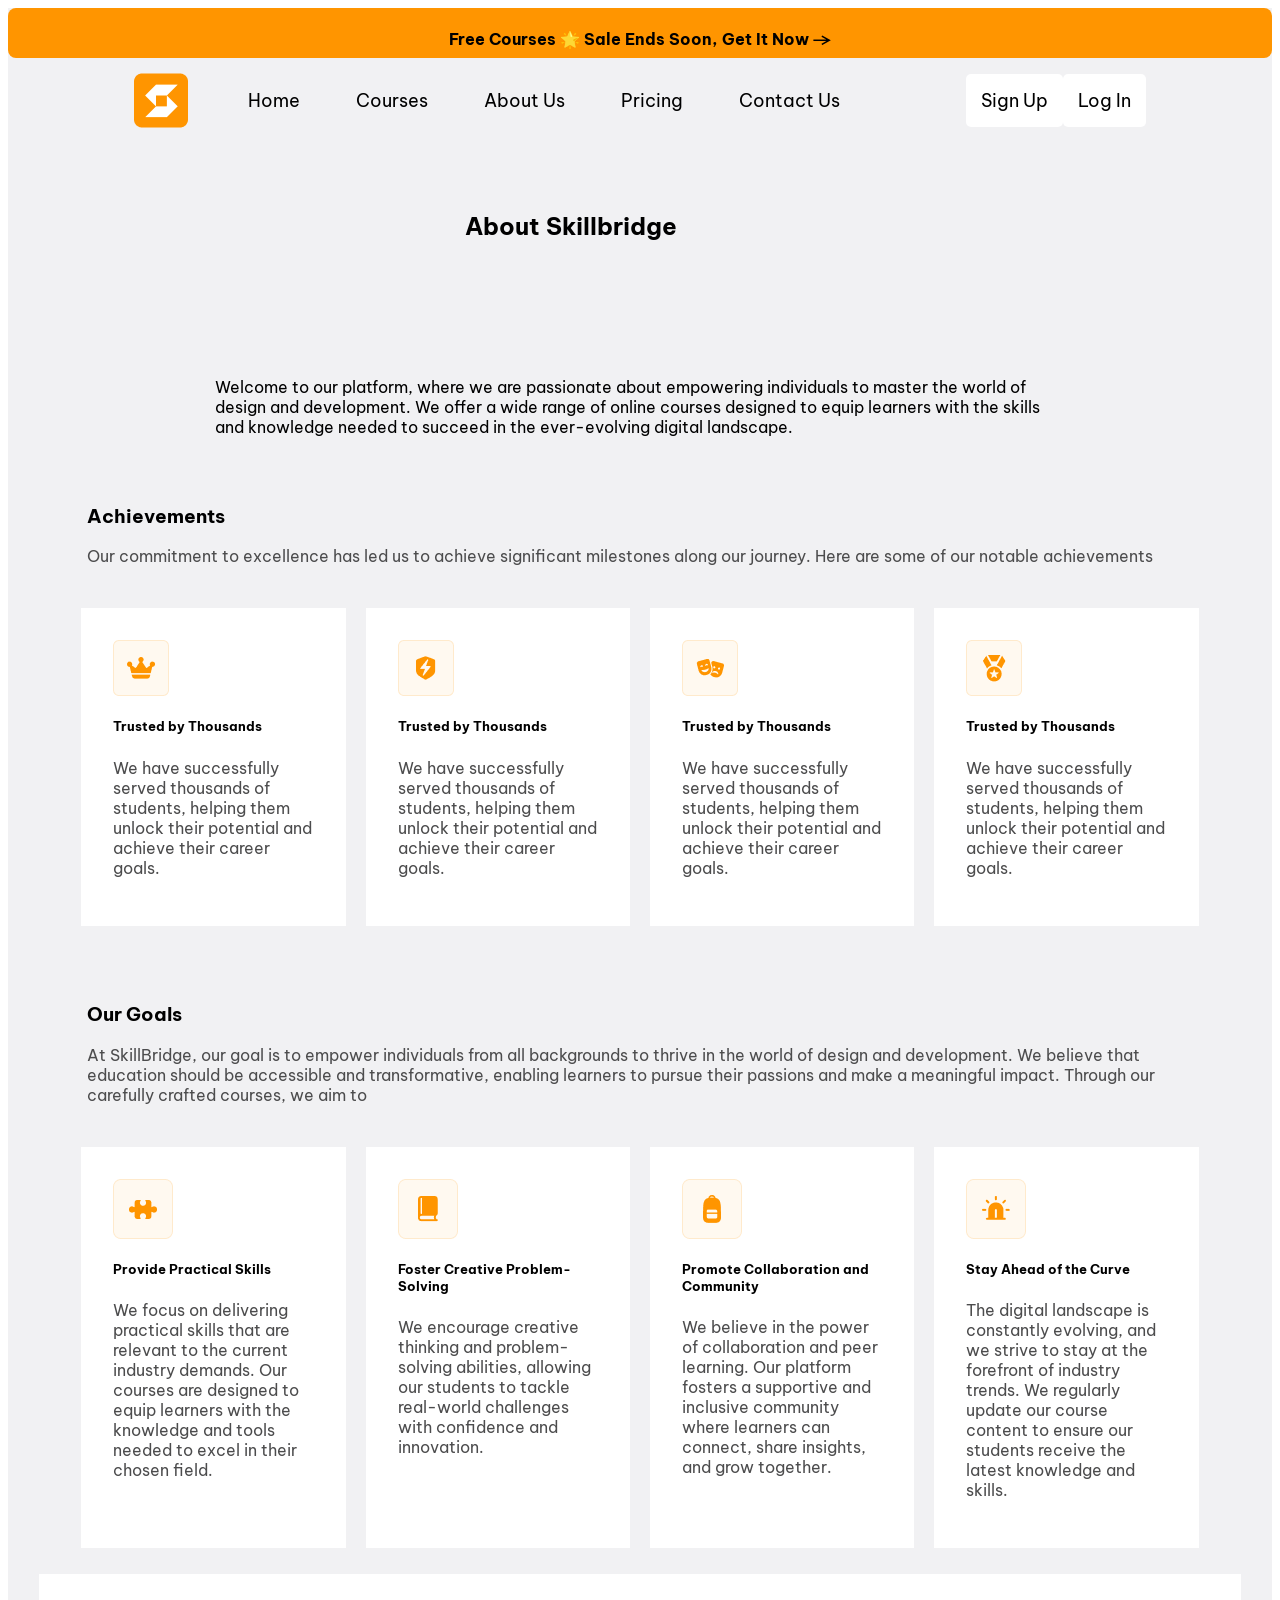
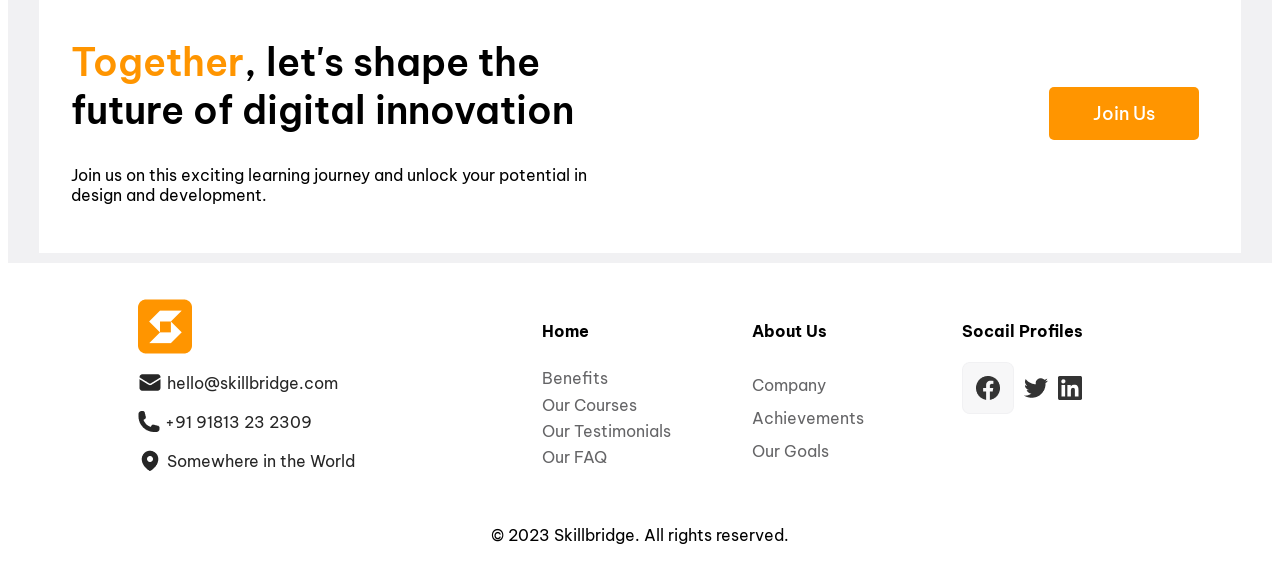
<file: aboutUsPage.html>
<html lang="en">
<head>
    <meta charset="UTF-8">
    <meta name="viewport" content="width=device-width, initial-scale=1.0">
    <link rel="stylesheet" href="aboutUsPage.css" />
    <title>About Us Page</title>
</head>
<body>
    <div class="main">
        <div class="header">
            <div><h4>Free Courses 🌟 Sale Ends Soon, Get It Now &rarr;</h4></div>
          </div>
          <nav class="navBar">
            <div class="logo">
            <img src="Assets/images/Logo.png" alt="Logo" />
          </div>
            <div class="menu">
              <ul>
                <li><a href="homepage.html">Home</a></li>
                <li><a href="coursespage.html">Courses</a></li>
                <li><a href="aboutUsPage.html">About Us</a></li>
                <li><a href="priceingPage.html">Pricing</a></li>
                <li><a href="contactUsPage.html">Contact Us</a></li>
              </ul>
            </div>
            <div class="buttonlog">
              <a href="signUpPage.html" target="_blank"><button class="button" id="signUpButton">Sign Up</button></a>
              <a href="LogInPage.html" target="_blank"><button class="button" id="loginButton">Log In</button></a>
            </div>
          </nav>
        
          <section class="hero">
            <div class="title">
                <h2>About Skillbridge</h2>
            </div>
            <div class="detail">
               <p>
                Welcome to our platform, where we are passionate about empowering individuals to master the world of design and development. We offer
                 a wide range of online courses designed to equip learners with the
                 skills and knowledge needed to succeed in the ever-evolving digital landscape.
               </p>
            </div>
          </section>
       
          <section class="acheivements">
            <div class="heading">
                <h3>Achievements</h3>
                <p>Our commitment to excellence has led us to achieve significant milestones along our journey.
                     Here are some of our notable achievements</p>
            </div>
            <div class="container">
            <div class="acheivementDetails">
                <img src="Assets/images/Acheivement Icons.png" alt="">
                <div class="detail">
                    <h5>Trusted by Thousands</h5>
                    <p>We have successfully served thousands of students,
                     helping them unlock their potential and achieve their career goals.</p>
                </div>
            </div>
            <div class="acheivementDetails">
                <img src="Assets/images/Acheivement Icons1.png" alt="">
                <div class="detail">
                    <h5>Trusted by Thousands</h5>
                    <p>We have successfully served thousands of students,
                     helping them unlock their potential and achieve their career goals.</p>
                </div>
            </div>
            <div class="acheivementDetails">
                <img src="Assets/images/Acheivement Icons2.png" alt="">
                <div class="detail">
                    <h5>Trusted by Thousands</h5>
                    <p>We have successfully served thousands of students,
                     helping them unlock their potential and achieve their career goals.</p>
                </div>
            </div>
            <div class="acheivementDetails">
                <img src="Assets/images/Acheivement Icons3.png" alt="">
                <div class="detail">
                    <h5>Trusted by Thousands</h5>
                    <p>We have successfully served thousands of students,
                     helping them unlock their potential and achieve their career goals.</p>
                </div>
            </div>
        </div>
          </section>

          <section class="goals">
            <div class="heading">
                <h3>Our Goals</h3>
                <p>At SkillBridge, our goal is to empower individuals from all backgrounds to thrive in the world of design and development. We believe that education should be accessible and transformative, enabling learners to pursue their passions and make a meaningful impact.
                    Through our carefully crafted courses, we aim to</p>
            </div>
            
            <div class="container">
                <div class="GoalDetails">
                    <img src="Assets/images/Goals Icons1.png" alt="">
                    <div class="detail">
                        <h5>Provide Practical Skills</h5>
                        <p>We focus on delivering practical skills that are relevant to the current industry demands. Our courses are designed to equip learners with 
                            the knowledge and tools needed to excel in their chosen field.</p>
                    </div>
                </div>
                <div class="GoalDetails">
                    <img src="Assets/images/Goals Icons2.png" alt="">
                    <div class="detail">
                        <h5>Foster Creative Problem-Solving</h5>
                        <p>We encourage creative thinking and problem-solving abilities,
                             allowing our students to tackle real-world challenges with confidence and innovation.</p>
                    </div>
                </div>
                <div class="GoalDetails">
                    <img src="Assets/images/Goals Icons3.png" alt="">
                    <div class="detail">
                        <h5>Promote Collaboration and Community</h5>
                        <p>We believe in the power of collaboration and peer learning. Our platform fosters a supportive 
                            and inclusive community where learners can connect, share insights, and grow together.</p>
                    </div>
                </div>
                <div class="GoalDetails">
                    <img src="Assets/images/Goals Icons4.png" alt="">
                    <div class="detail">
                        <h5>Stay Ahead of the Curve</h5>
                        <p>The digital landscape is constantly evolving, and we strive to stay at the forefront of industry trends.
                             We regularly update our course content to ensure our students receive the latest knowledge and skills.</p>
                    </div>
                </div>
               
            </div>
          </section>

          <section class="CTA">
            <div class="container">
                <h1>
                    <span>Together</span>, let's shape the future of digital innovation
                </h1>
                <p>Join us on this exciting learning journey and unlock your potential in design and development.</p>
            </div>
            <!-- <div class="abstract">
                <img src="Assets/images/Abstract Design.png" alt="">
            </div> -->
            <div>
                <button class="joinUs" id="joinUs">Join Us</button>
            </div>
          </section>
          
        <section class="footer">
            <div class="footContainer">    
            <div class="contact">
              <div class="logo">
                <img src="Assets/images/Logo.png" alt="Logo" />
              </div>
              <a class="email">
                <img src="Assets/images/Email Icon.png" alt="">
                hello@skillbridge.com
              </a>
              <a class="phone">
                <img src="Assets/images/phone icon.png" alt="">
                +91 91813 23 2309
              </a>
              <a class="location">
                <img src="Assets/images/location Icon.png" alt="">
                Somewhere in the World
              </a>
            </div>
      
            <div class="webNav">
              <div class="home">
                <h4>Home</h4>
                <a href="#">Benefits</a>
                <a href="#">Our Courses</a>
                <a href="#">Our Testimonials</a>
                <a href="#">Our FAQ</a>
              </div>
              <div class="aboutUs">
                <h4>About Us</h4>
                <a href="#">Company</a>
                <a href="#">Achievements</a>
                <a href="#">Our Goals</a>
              </div>
              <div class="socailProfiles">
                <h4>Socail Profiles</h4>
                <div class="socaiProfilesLink">
                <a href="#"><img src="Assets/images/facebook icon.png" alt=""></a>          
                <a href="#"><img src="Assets/images/twitter icon.png" alt=""></a>
                <a href="#"><img src="Assets/images/linked In icon.png" alt=""></a>
              </div>
              </div>
            </div>
              </div>
              </div>
            </div>
                <div class="copyright">
                <p>© 2023 Skillbridge. All rights reserved.</p>
                </div>
          </section>
    </div>
</body>
</html>
</file>
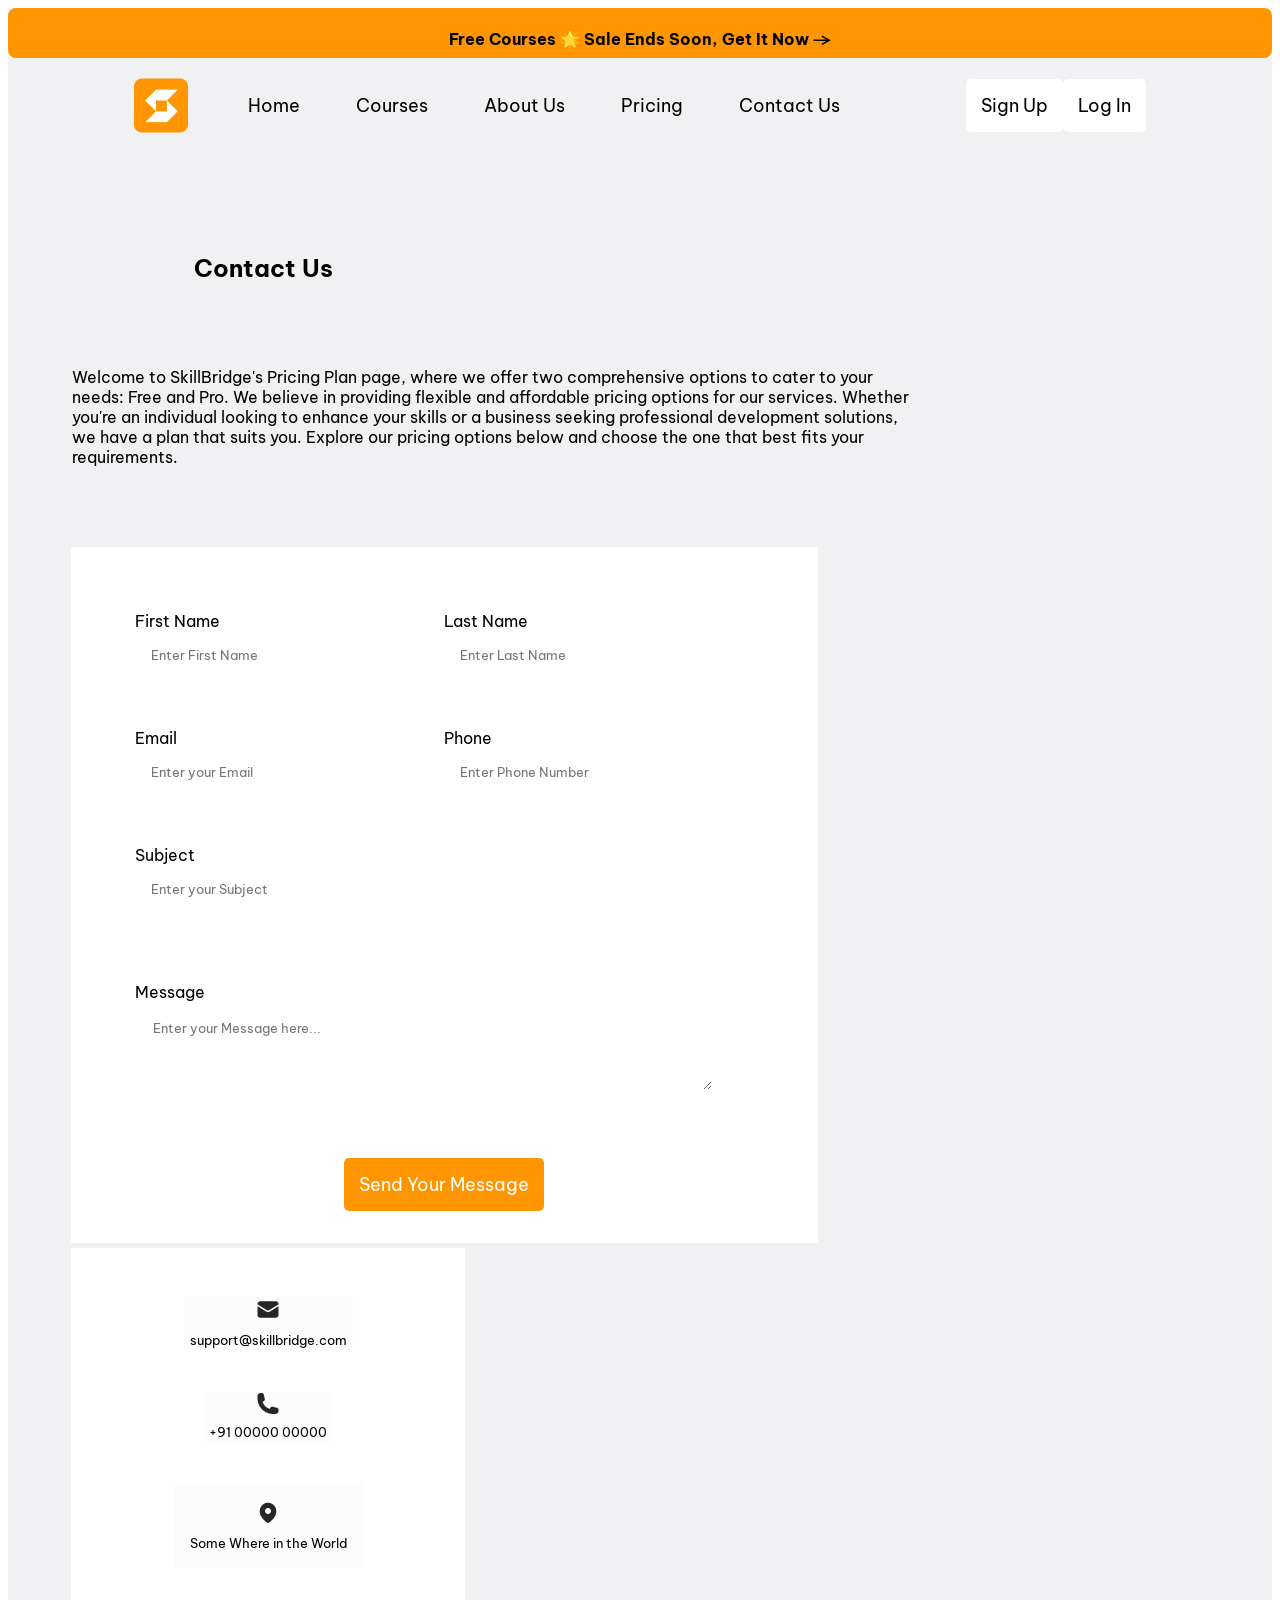
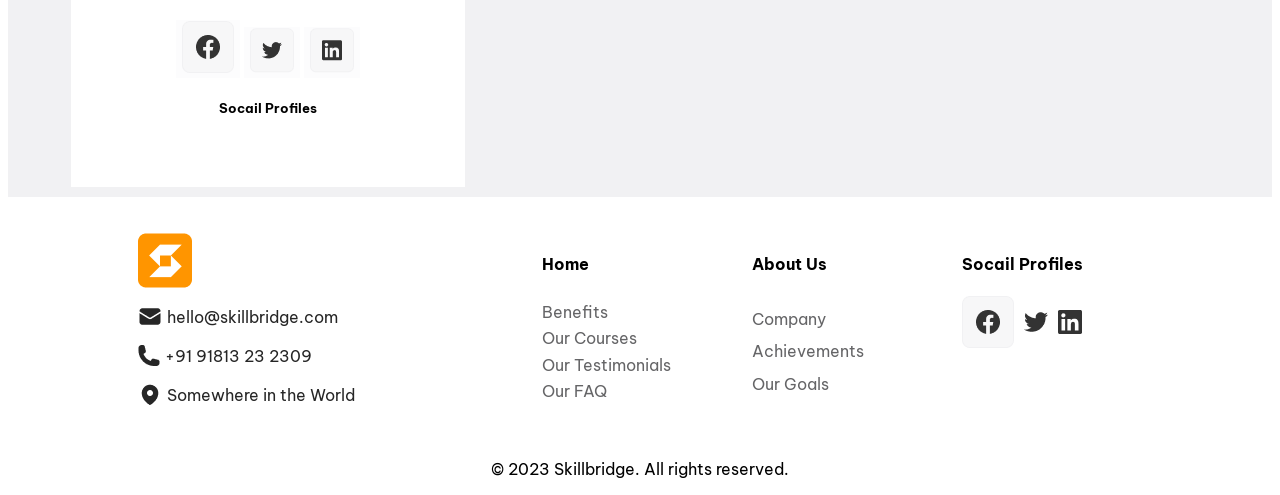
<file: contactUsPage.html>
<!DOCTYPE html>
<html lang="en">
<head>
    <meta charset="UTF-8">
    <meta name="viewport" content="width=device-width, initial-scale=1.0">
    <link rel="stylesheet" href="contactUsPage.css">
    <title>Contact Us Page</title>
</head>
<body>
    <div class="main">
        <div class="header">
            <div><h4>Free Courses 🌟 Sale Ends Soon, Get It Now &rarr;</h4></div>
          </div>
          <nav class="navBar">
            <div class="logo">
            <img src="Assets/images/Logo.png" alt="Logo" />
          </div>
            <div class="menu">
              <ul>
                <li><a href="homepage.html">Home</a></li>
                <li><a href="coursespage.html">Courses</a></li>
                <li><a href="aboutUsPage.html">About Us</a></li>
                <li><a href="priceingPage.html">Pricing</a></li>
                <li><a href="contactUsPage.html">Contact Us</a></li>
              </ul>
            </div>
            <div class="buttonlog">
              <a href="signUpPage.html"><button class="button" id="signUpButton">Sign Up</button></a>
              <a href="LogInPage.html"><button class="button" id="loginButton">Log In</button></a>
            </div>
          </nav>
        
          <section class="hero">
            <div class="title">
                <h2>Contact Us</h2>
            </div>
            <div class="detail">
               <p>
                Welcome to SkillBridge's Pricing Plan page, where we offer two 
                comprehensive options to cater to your needs: Free and Pro. We 
                believe in providing flexible and affordable pricing options for 
                our services. Whether you're an individual looking to enhance your 
                skills or a business seeking professional development solutions, 
                we have a plan that suits you. Explore our pricing options below and 
                choose the one that best fits your requirements.
               </p>
            </div>
          </section>

          <section class="contactForm">
            <div class="form">
                <form action="">
                    <div class="Info">
                    <div class="name">
                        <div class="fName">
                        <label for="FirstName">First Name</label>
                        <input type="text" placeholder="Enter First Name">
                        </div>
                        <div class="LName">
                        <label for="LastName">Last Name</label>
                        <input type="text" placeholder="Enter Last Name"></div><br>
                    </div>
                    <div class="contact">
                        <div class="email">
                        <label for="Email">Email</label>
                        <input type="email" placeholder="Enter your Email">
                        </div>
                        <div class="phone">
                        <label for="phone">Phone</label>
                        <input type="text" placeholder="Enter Phone Number">
                        </div><br>
                    </div>
                    </div>
                    <div class="subject">
                        <label for="subject">Subject</label>
                        <input type="text" placeholder="Enter your Subject">
                        <br>
                    </div>
                    <div class="message">
                        <label for="message">Message</label>
                        <textarea  name="message" rows="4" cols="10" placeholder="Enter your Message here..."></textarea>
                        <br>
                    </div>
                    <div class="sendButton">
                    <button type="submit" class="sendBtn">Send Your Message</button>
                    </div>
                </form>
            </div>
            <div class="contactButton">
                <div class="email">
                    <button>
                        <img src="Assets/images/Email Icon.png" alt="">
                        <span>support@skillbridge.com</span>
                    </button>
                </div>
                <div class="phone">
                    <button>
                        <img src="Assets/images/phone icon.png" alt="">
                        <span>+91 00000 00000</span>
                    </button>
                </div>
                <div class="location">
                    <button class="location">
                        <img src="Assets/images/location Icon.png" alt="">
                        <span>Some Where in the World</span>
                    </button>
                </div>
                <div class="socailProfiles">
                    <div class="socailprofile">
                        <button><img src="Assets/images/facebook icon.png" alt=""></button>
                        <button><img src="Assets/images/twitter btn icon.png" alt=""></button>
                        <button><img src="Assets/images/linkedIn icon.png" alt=""></button>
                
                        <h5>Socail Profiles</h5>
                    </div>
                </div>
            </div>
          </section>

          <section class="footer">
            <div class="footContainer">    
            <div class="contact">
              <div class="logo">
                <img src="Assets/images/Logo.png" alt="Logo" />
              </div>
              <a class="email">
                <img src="Assets/images/Email Icon.png" alt="">
                hello@skillbridge.com
              </a>
              <a class="phone">
                <img src="Assets/images/phone icon.png" alt="">
                +91 91813 23 2309
              </a>
              <a class="location">
                <img src="Assets/images/location Icon.png" alt="">
                Somewhere in the World
              </a>
            </div>
      
            <div class="webNav">
              <div class="home">
                <h4>Home</h4>
                <a href="#">Benefits</a>
                <a href="#">Our Courses</a>
                <a href="#">Our Testimonials</a>
                <a href="#">Our FAQ</a>
              </div>
              <div class="aboutUs">
                <h4>About Us</h4>
                <a href="#">Company</a>
                <a href="#">Achievements</a>
                <a href="#">Our Goals</a>
              </div>
              <div class="socailProfiles">
                <h4>Socail Profiles</h4>
                <div class="socaiProfilesLink">
                <a href="#"><img src="Assets/images/facebook icon.png" alt=""></a>          
                <a href="#"><img src="Assets/images/twitter icon.png" alt=""></a>
                <a href="#"><img src="Assets/images/linked In icon.png" alt=""></a>
              </div>
              </div>
            </div>
              </div>
              </div>
            </div>
                <div class="copyright">
                <p>© 2023 Skillbridge. All rights reserved.</p>
                </div>
              </div>
          </section>
    </div>
</body>
</html>
</file>
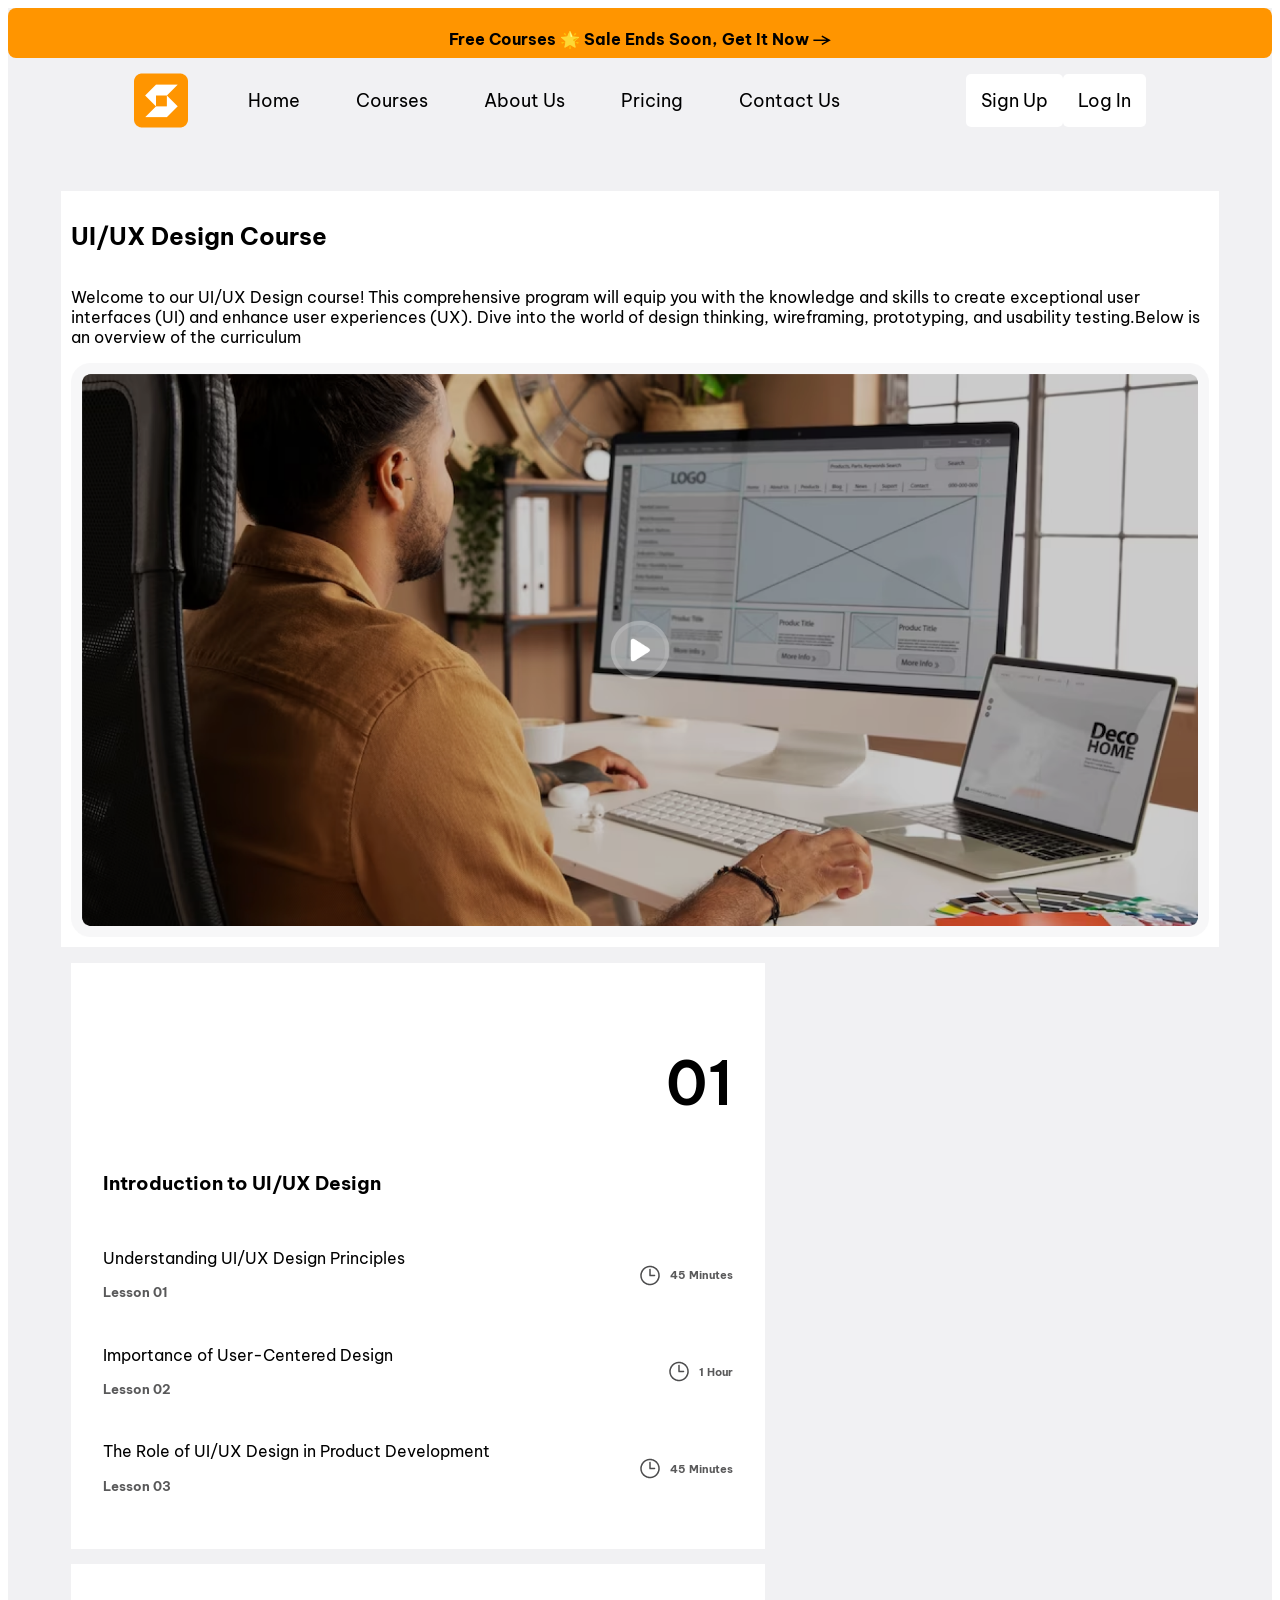
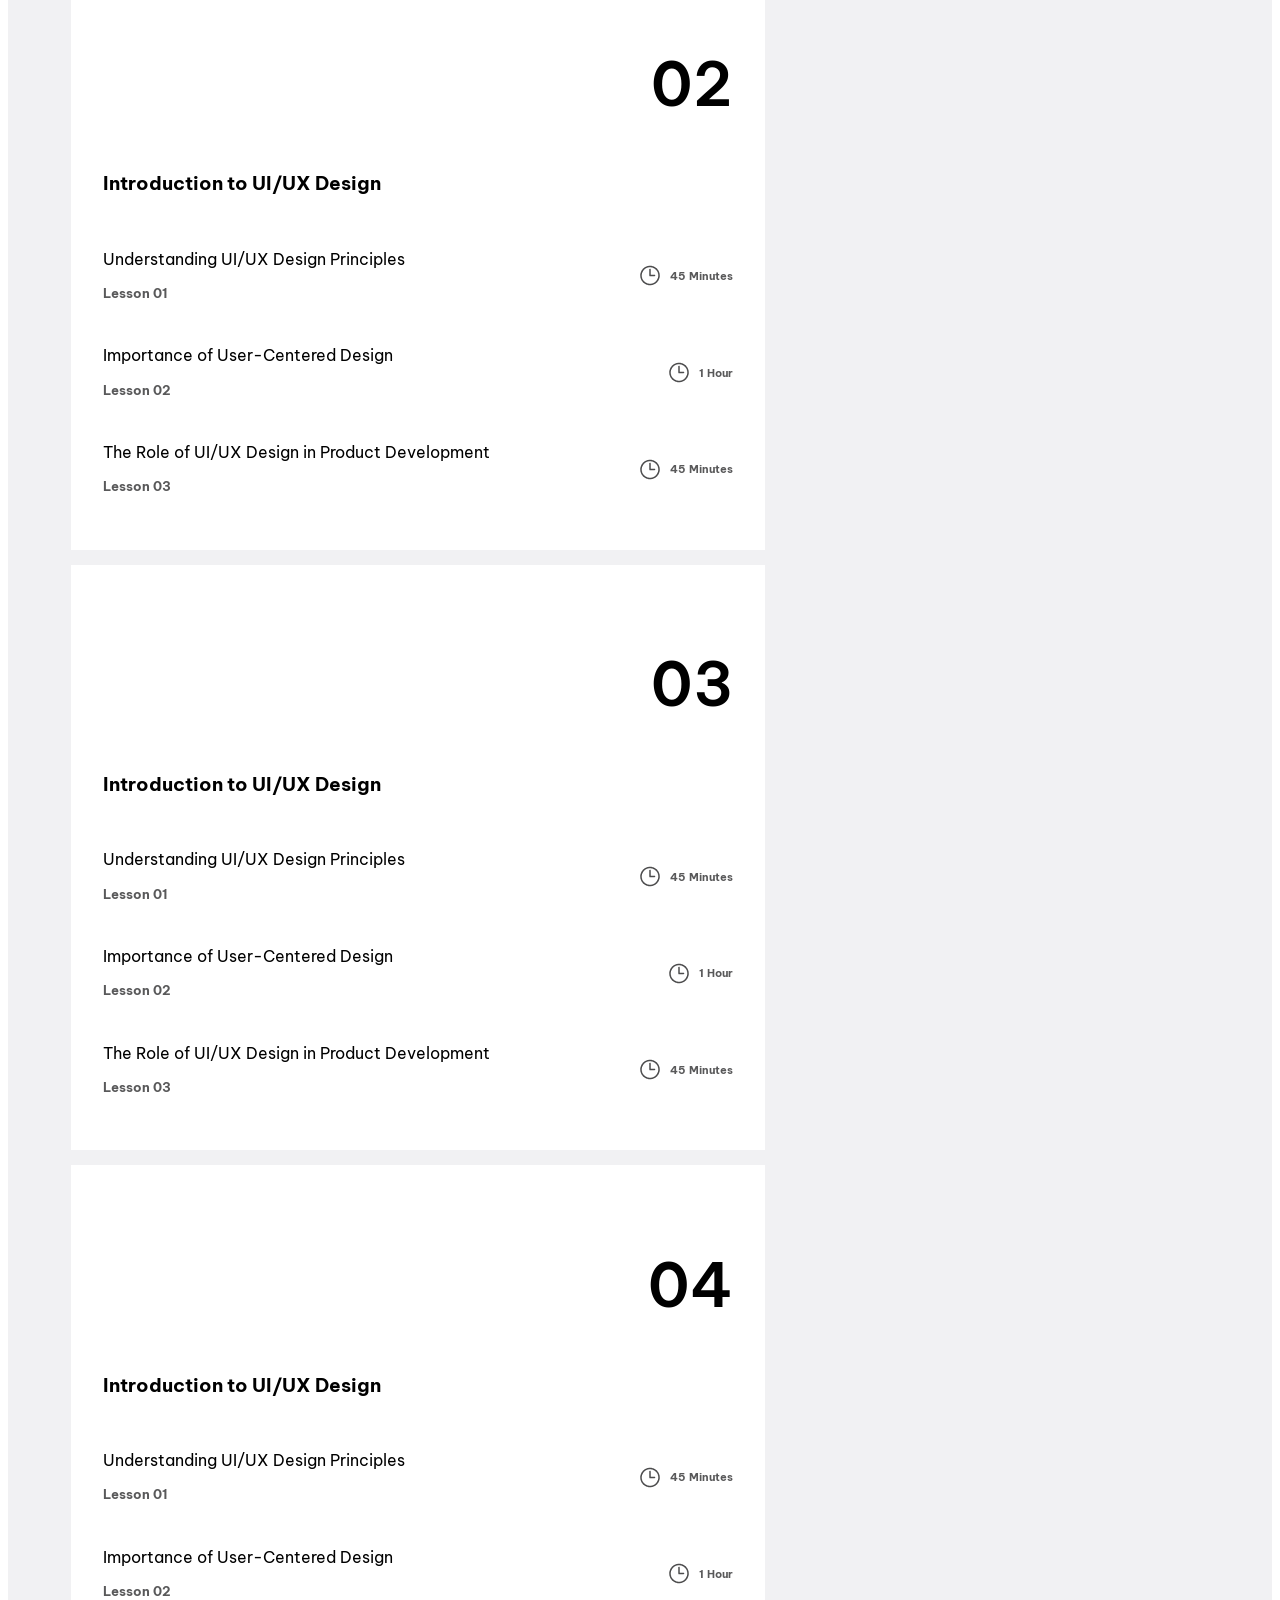
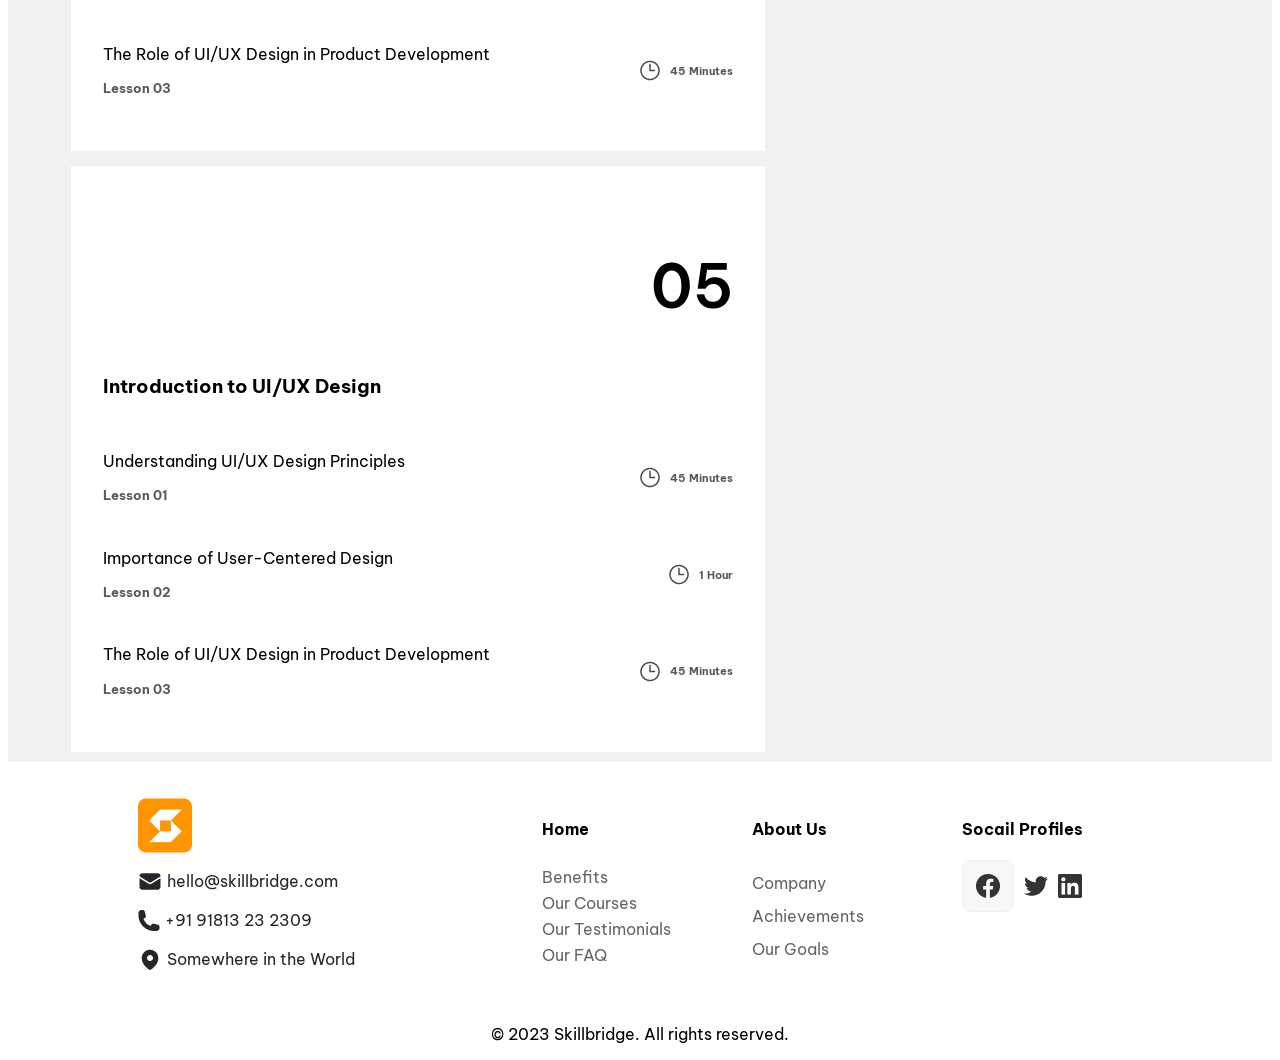
<file: courseOpenPage.html>
<html lang="en">
<head>
    <meta charset="UTF-8">
    <meta name="viewport" content="width=device-width, initial-scale=1.0">
    <link rel="stylesheet" href="courseOpenPage.css" />

    <title>Courses Open Page</title>
</head>
<body>
    <div class="main">
        <div class="header">
            <div><h4>Free Courses 🌟 Sale Ends Soon, Get It Now &rarr;</h4></div>
          </div>
          <nav class="navBar">
            <div class="logo">
            <img src="Assets/images/Logo.png" alt="Logo" />
          </div>
            <div class="menu">
             <ul>
                <li><a href="homepage.html">Home</a></li>
                <li><a href="coursespage.html">Courses</a></li>
                <li><a href="aboutUsPage.html">About Us</a></li>
                <li><a href="priceingPage.html">Pricing</a></li>
                <li><a href="contactUsPage.html">Contact Us</a></li>
              </ul>
            </div>
            <div class="buttonlog">
                <a href="signUpPage.html"><button class="button" id="signUpButton">Sign Up</button></a>
                <a href="LogInPage.html"><button class="button" id="loginButton">Log In</button></a>
              </div>
          </nav>

          <section class="hero">
            <h2>UI/UX Design Course</h2>
            <p>Welcome to our UI/UX Design course! This comprehensive program will equip you with the knowledge and 
                skills to create exceptional user interfaces (UI) and enhance user experiences (UX). Dive into the 
                world of design thinking, wireframing, prototyping, and usability testing.Below is an overview of 
                the curriculum</p>

            <div class="video">
                <img src="Assets/images/Container UI.png" alt="">
            </div>
          </section>
        <div class="container">
          <div class="modules">
            <div class="moduleDetail">
                <h2>01</h2>
                <h3>Introduction to UI/UX Design</h3>
                <div class="moduleInfo">
                <div class="creditHours">
                    <div class="detail">
                        <h4>Understanding UI/UX Design Principles</h4>
                        <h5>Lesson 01</h5>
                    </div>
                    <div class="hours">
                        <img src="Assets/images/Clock.png" alt="">
                        <h6>45 Minutes</h6>
                    </div>
                    
                </div>

                <div class="creditHours">
                    <div class="detail">
                        <h4>Importance of User-Centered Design</h4>
                        <h5>Lesson 02</h5>
                    </div>
                    <div class="hours">
                        <img src="Assets/images/Clock.png" alt="">
                        <h6>1 Hour</h6>
                    </div>
                    
                </div>

                <div class="creditHours">
                    <div class="detail">
                        <h4>The Role of UI/UX Design in Product Development</h4>
                        <h5>Lesson 03</h5>
                    </div>
                    <div class="hours">
                        <img src="Assets/images/Clock.png" alt="">
                        <h6>45 Minutes</h6>
                    </div>    
                </div>
            </div>
            </div>
            
            <div class="moduleDetail">
                <h2>02</h2>
                <h3>Introduction to UI/UX Design</h3>
                <div class="moduleInfo">
                <div class="creditHours">
                    <div class="detail">
                        <h4>Understanding UI/UX Design Principles</h4>
                        <h5>Lesson 01</h5>
                    </div>
                    <div class="hours">
                        <img src="Assets/images/Clock.png" alt="">
                        <h6>45 Minutes</h6>
                    </div>
                    
                </div>

                <div class="creditHours">
                    <div class="detail">
                        <h4>Importance of User-Centered Design</h4>
                        <h5>Lesson 02</h5>
                    </div>
                    <div class="hours">
                        <img src="Assets/images/Clock.png" alt="">
                        <h6>1 Hour</h6>
                    </div>
                    
                </div>

                <div class="creditHours">
                    <div class="detail">
                        <h4>The Role of UI/UX Design in Product Development</h4>
                        <h5>Lesson 03</h5>
                    </div>
                    <div class="hours">
                        <img src="Assets/images/Clock.png" alt="">
                        <h6>45 Minutes</h6>
                    </div>    
                </div>
            </div>
            </div>
            <div class="moduleDetail">
                <h2>03</h2>
                <h3>Introduction to UI/UX Design</h3>
                <div class="moduleInfo">
                <div class="creditHours">
                    <div class="detail">
                        <h4>Understanding UI/UX Design Principles</h4>
                        <h5>Lesson 01</h5>
                    </div>
                    <div class="hours">
                        <img src="Assets/images/Clock.png" alt="">
                        <h6>45 Minutes</h6>
                    </div>
                    
                </div>

                <div class="creditHours">
                    <div class="detail">
                        <h4>Importance of User-Centered Design</h4>
                        <h5>Lesson 02</h5>
                    </div>
                    <div class="hours">
                        <img src="Assets/images/Clock.png" alt="">
                        <h6>1 Hour</h6>
                    </div>
                    
                </div>

                <div class="creditHours">
                    <div class="detail">
                        <h4>The Role of UI/UX Design in Product Development</h4>
                        <h5>Lesson 03</h5>
                    </div>
                    <div class="hours">
                        <img src="Assets/images/Clock.png" alt="">
                        <h6>45 Minutes</h6>
                    </div>    
                </div>
            </div>
            </div>
            
            <div class="moduleDetail">
                <h2>04</h2>
                <h3>Introduction to UI/UX Design</h3>
                <div class="moduleInfo">
                <div class="creditHours">
                    <div class="detail">
                        <h4>Understanding UI/UX Design Principles</h4>
                        <h5>Lesson 01</h5>
                    </div>
                    <div class="hours">
                        <img src="Assets/images/Clock.png" alt="">
                        <h6>45 Minutes</h6>
                    </div>
                    
                </div>

                <div class="creditHours">
                    <div class="detail">
                        <h4>Importance of User-Centered Design</h4>
                        <h5>Lesson 02</h5>
                    </div>
                    <div class="hours">
                        <img src="Assets/images/Clock.png" alt="">
                        <h6>1 Hour</h6>
                    </div>
                    
                </div>

                <div class="creditHours">
                    <div class="detail">
                        <h4>The Role of UI/UX Design in Product Development</h4>
                        <h5>Lesson 03</h5>
                    </div>
                    <div class="hours">
                        <img src="Assets/images/Clock.png" alt="">
                        <h6>45 Minutes</h6>
                    </div>    
                </div>
            </div>
            </div>
            <div class="moduleDetail">
                <h2>05</h2>
                <h3>Introduction to UI/UX Design</h3>
                <div class="moduleInfo">
                <div class="creditHours">
                    <div class="detail">
                        <h4>Understanding UI/UX Design Principles</h4>
                        <h5>Lesson 01</h5>
                    </div>
                    <div class="hours">
                        <img src="Assets/images/Clock.png" alt="">
                        <h6>45 Minutes</h6>
                    </div>
                    
                </div>

                <div class="creditHours">
                    <div class="detail">
                        <h4>Importance of User-Centered Design</h4>
                        <h5>Lesson 02</h5>
                    </div>
                    <div class="hours">
                        <img src="Assets/images/Clock.png" alt="">
                        <h6>1 Hour</h6>
                    </div>
                    
                </div>

                <div class="creditHours">
                    <div class="detail">
                        <h4>The Role of UI/UX Design in Product Development</h4>
                        <h5>Lesson 03</h5>
                    </div>
                    <div class="hours">
                        <img src="Assets/images/Clock.png" alt="">
                        <h6>45 Minutes</h6>
                    </div>    
                </div>
            </div>
            </div>
          </div>
        </div>

          <section class="footer">
            <div class="footContainer">    
            <div class="contact">
              <div class="logo">
                <img src="Assets/images/Logo.png" alt="Logo" />
              </div>
              <a class="email">
                <img src="Assets/images/Email Icon.png" alt="">
                hello@skillbridge.com
              </a>
              <a class="phone">
                <img src="Assets/images/phone icon.png" alt="">
                +91 91813 23 2309
              </a>
              <a class="location">
                <img src="Assets/images/location Icon.png" alt="">
                Somewhere in the World
              </a>
            </div>
      
            <div class="webNav">
              <div class="home">
                <h4>Home</h4>
                <a href="#">Benefits</a>
                <a href="#">Our Courses</a>
                <a href="#">Our Testimonials</a>
                <a href="#">Our FAQ</a>
              </div>
              <div class="aboutUs">
                <h4>About Us</h4>
                <a href="#">Company</a>
                <a href="#">Achievements</a>
                <a href="#">Our Goals</a>
              </div>
              <div class="socailProfiles">
                <h4>Socail Profiles</h4>
                <div class="socaiProfilesLink">
                <a href="#"><img src="Assets/images/facebook icon.png" alt=""></a>          
                <a href="#"><img src="Assets/images/twitter icon.png" alt=""></a>
                <a href="#"><img src="Assets/images/linked In icon.png" alt=""></a>
              </div>
              </div>
            </div>
              </div>
              </div>
            </div>
                <div class="copyright">
                <p>© 2023 Skillbridge. All rights reserved.</p>
                </div>
              </div>
          </section>
    </div>
</body>
</html>
</file>
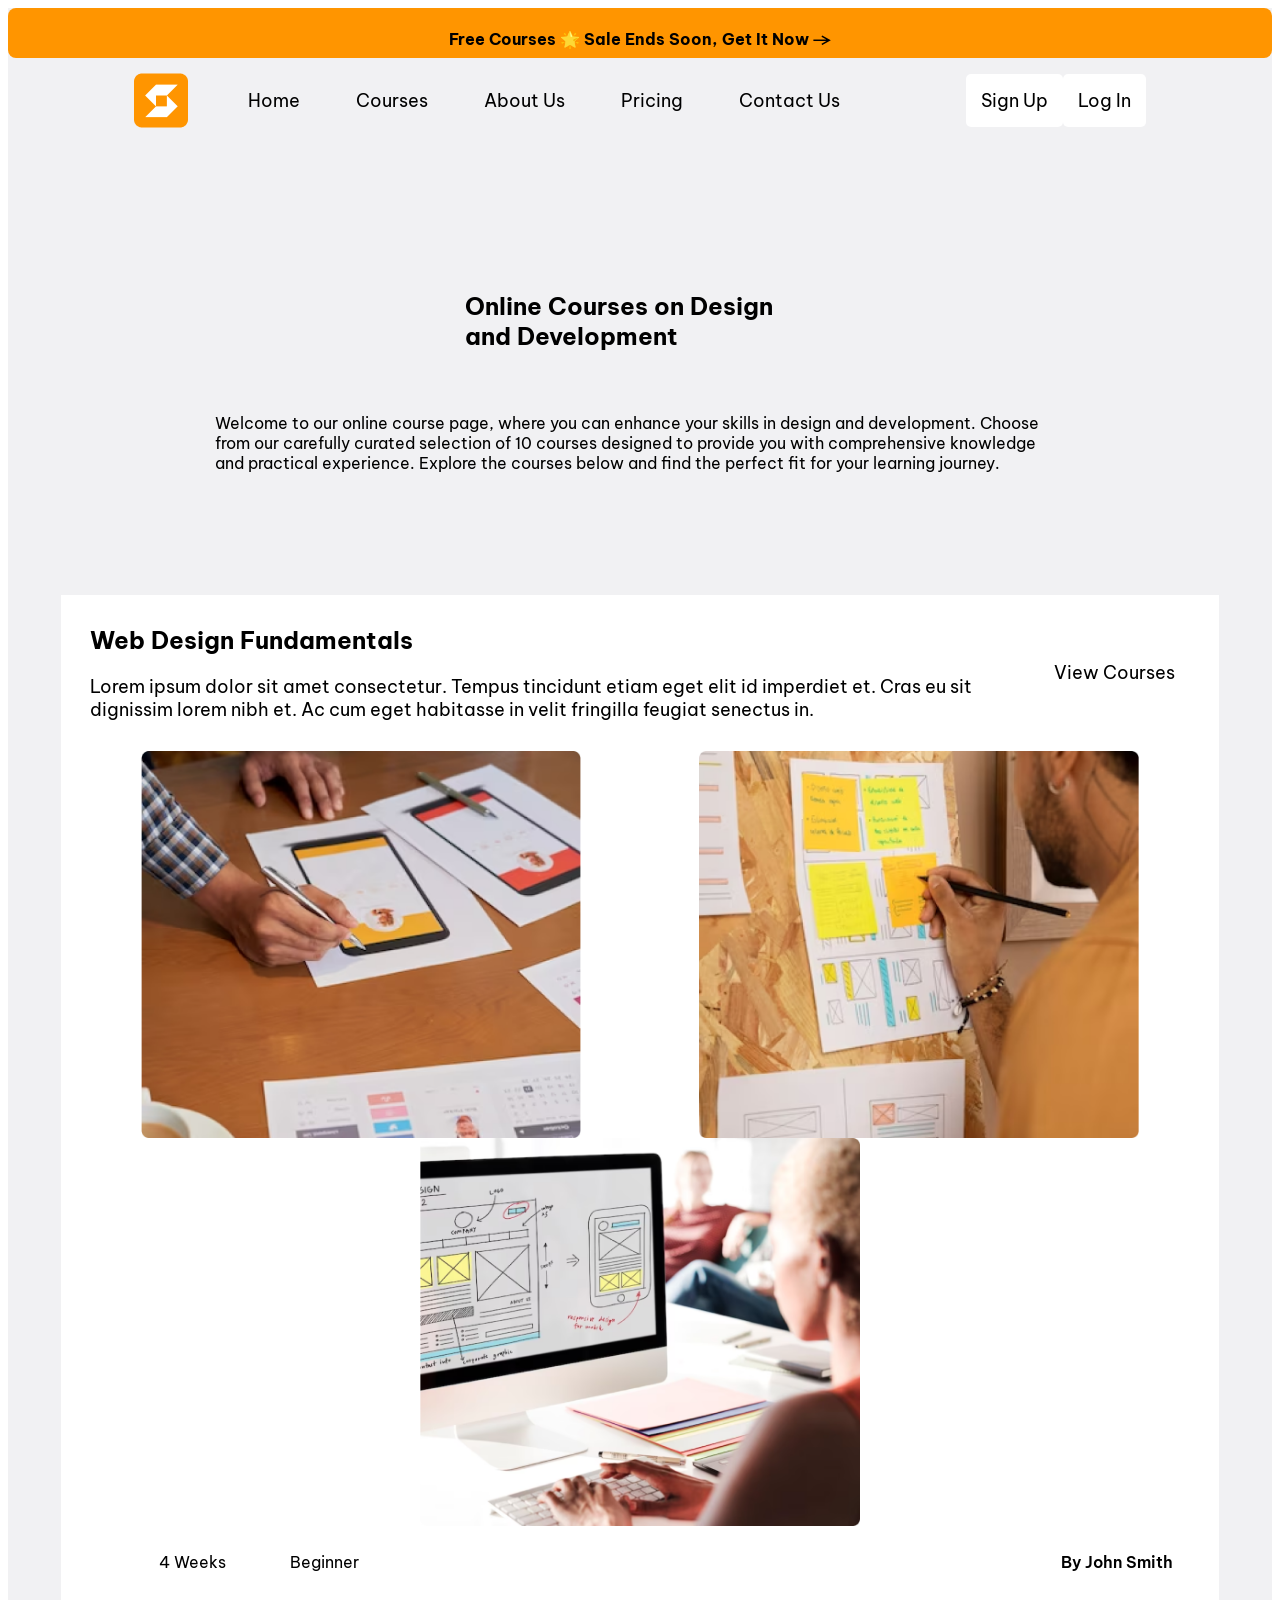
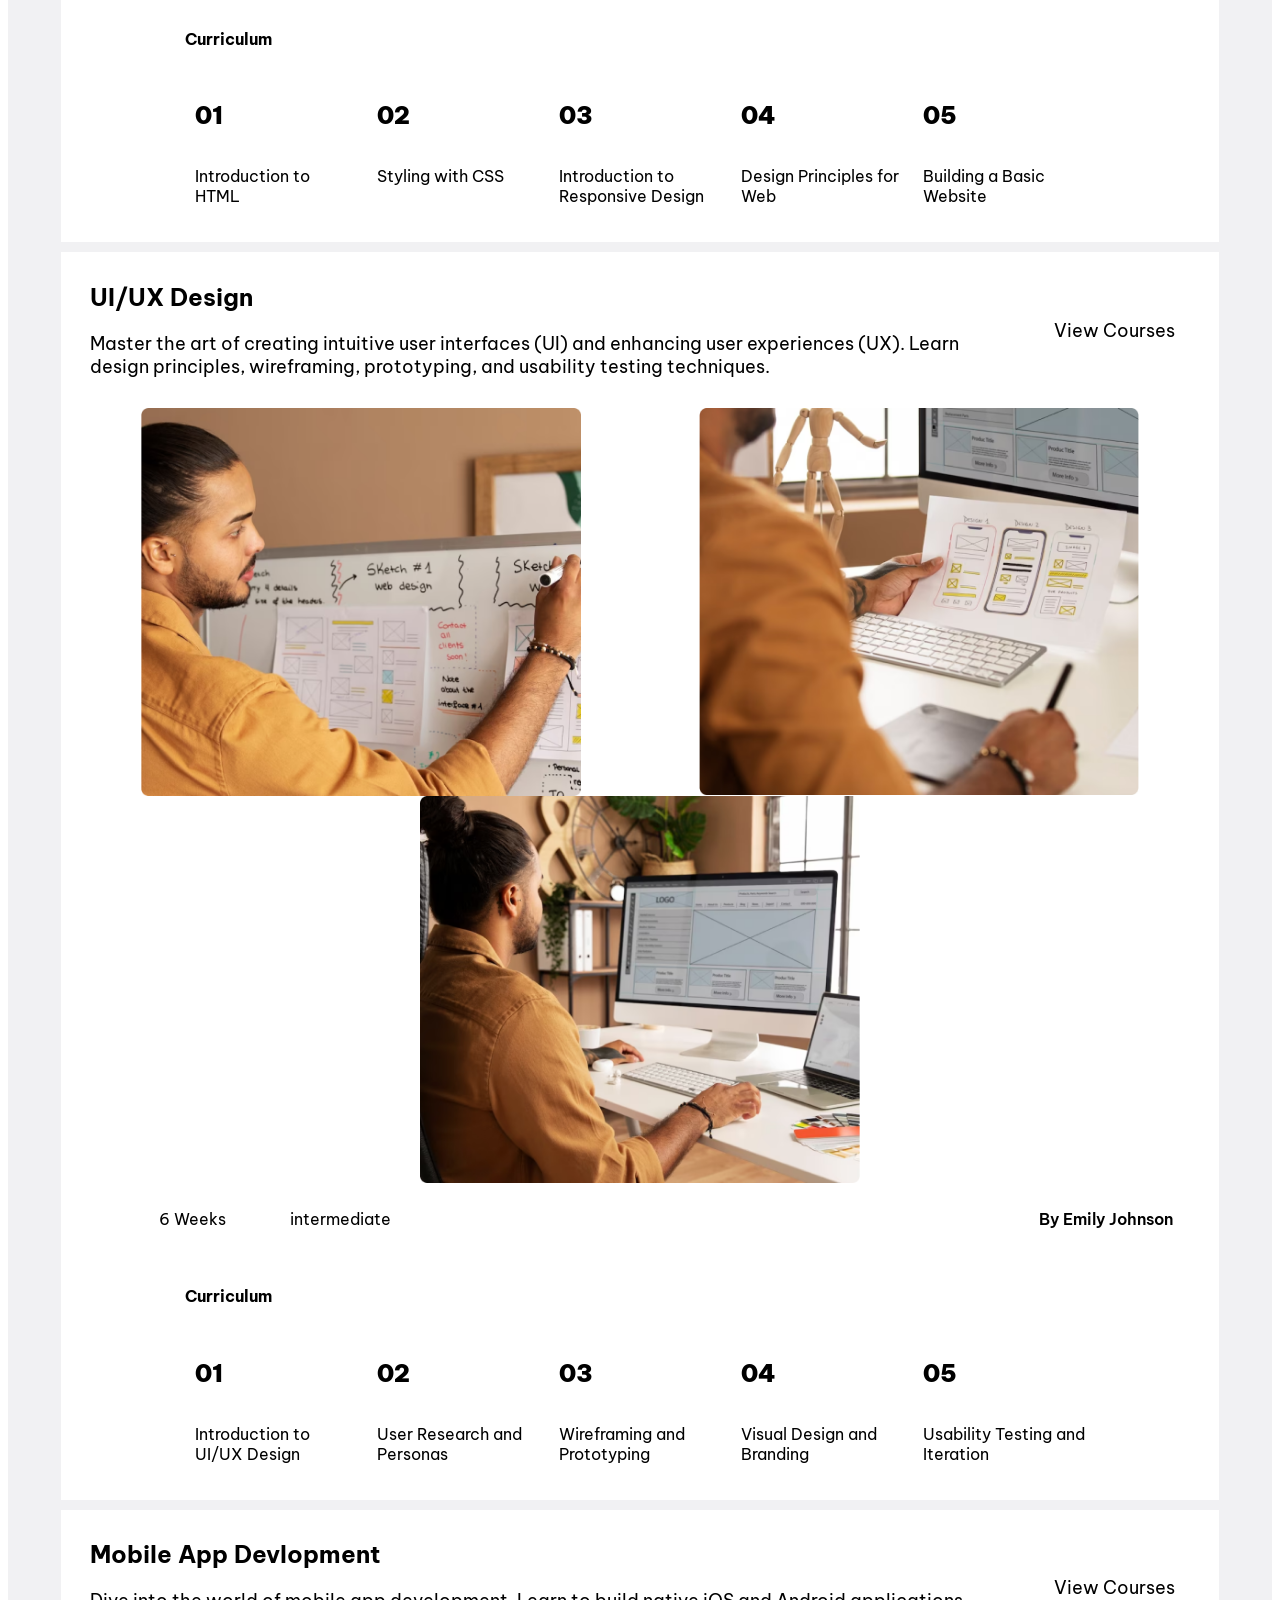
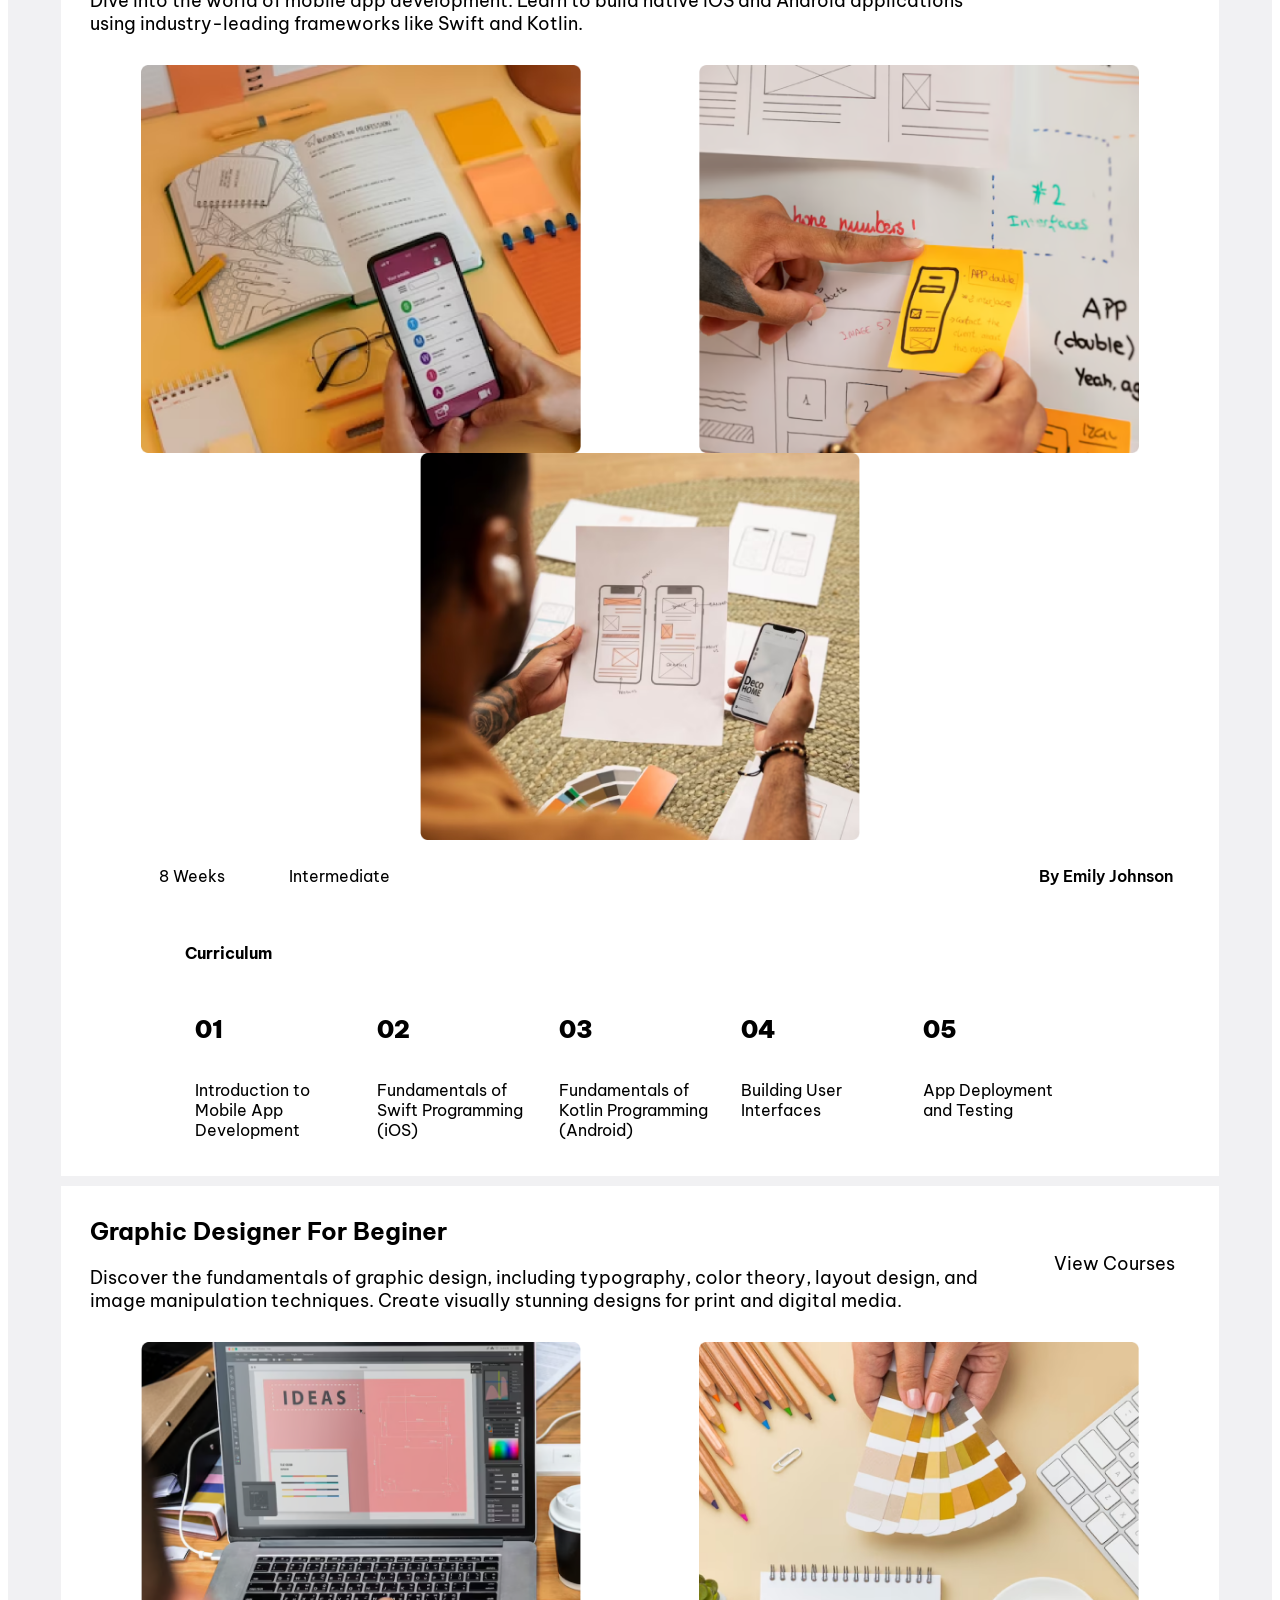
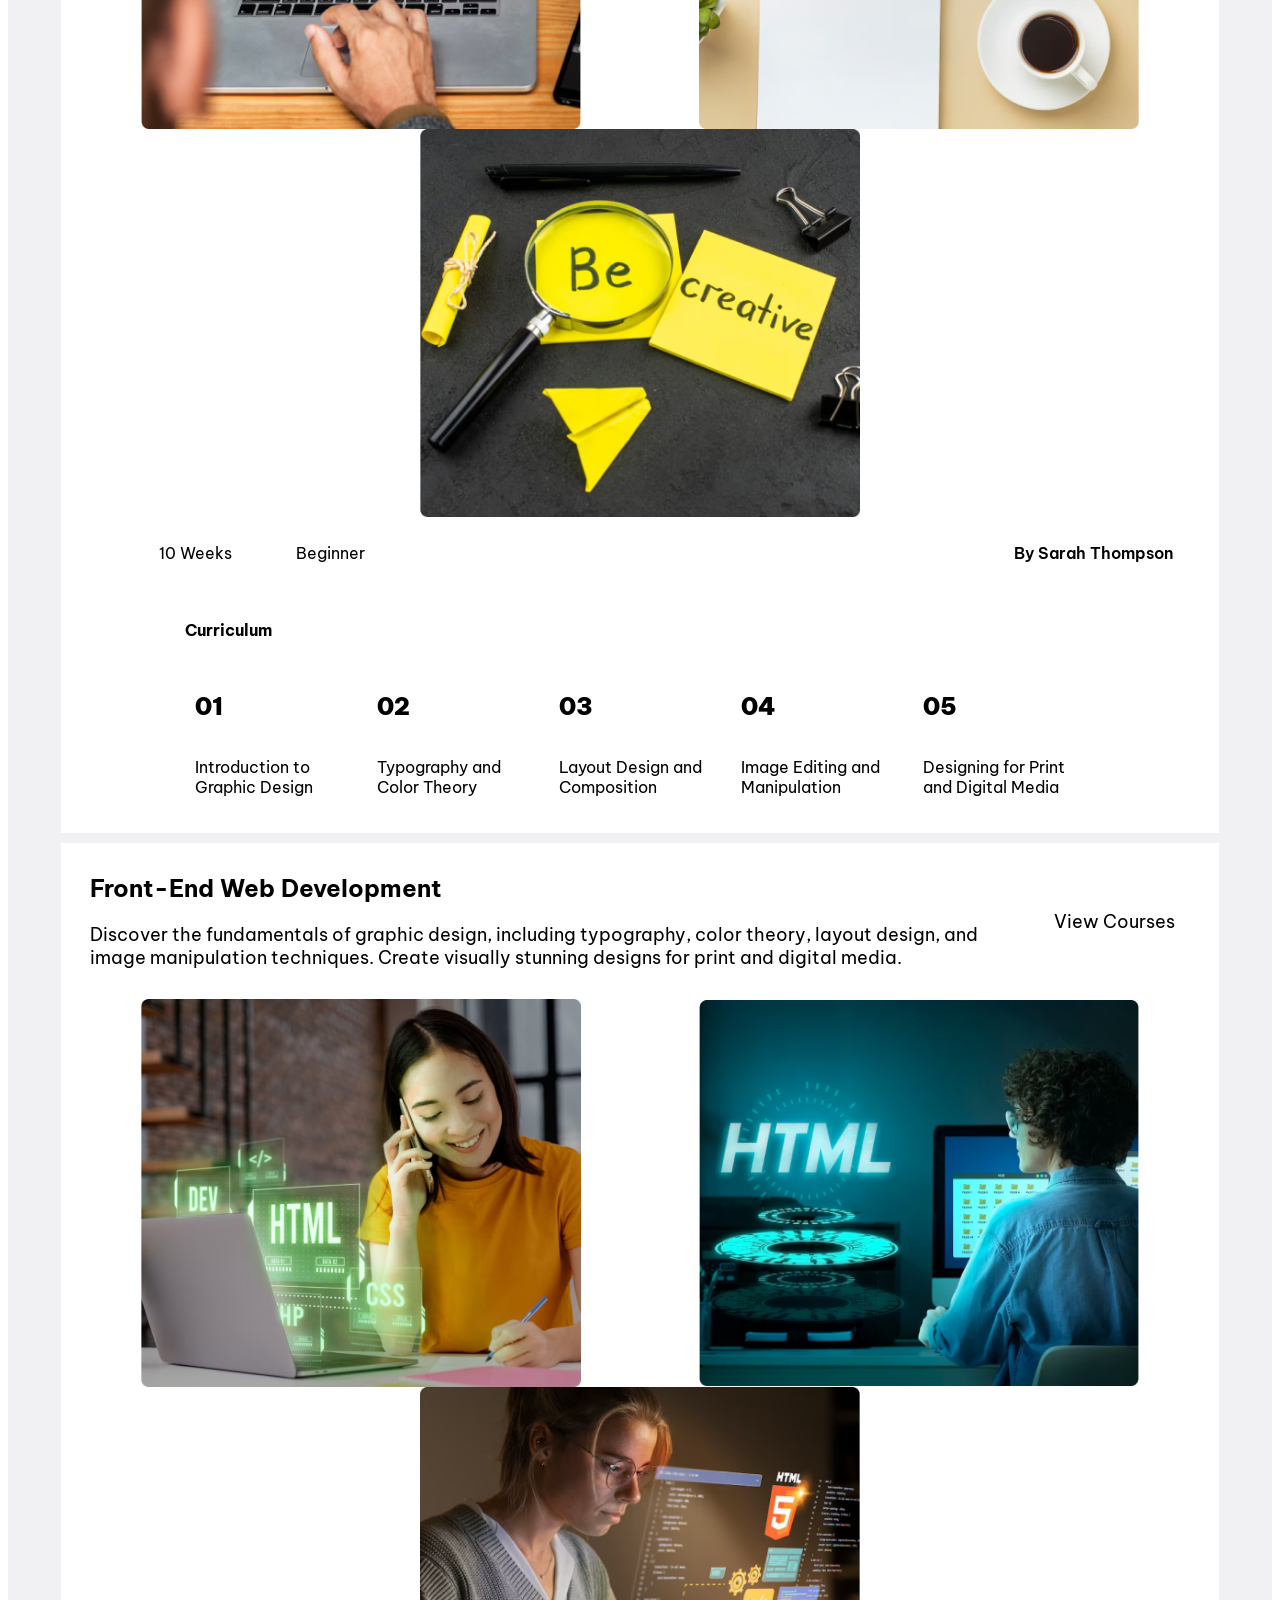
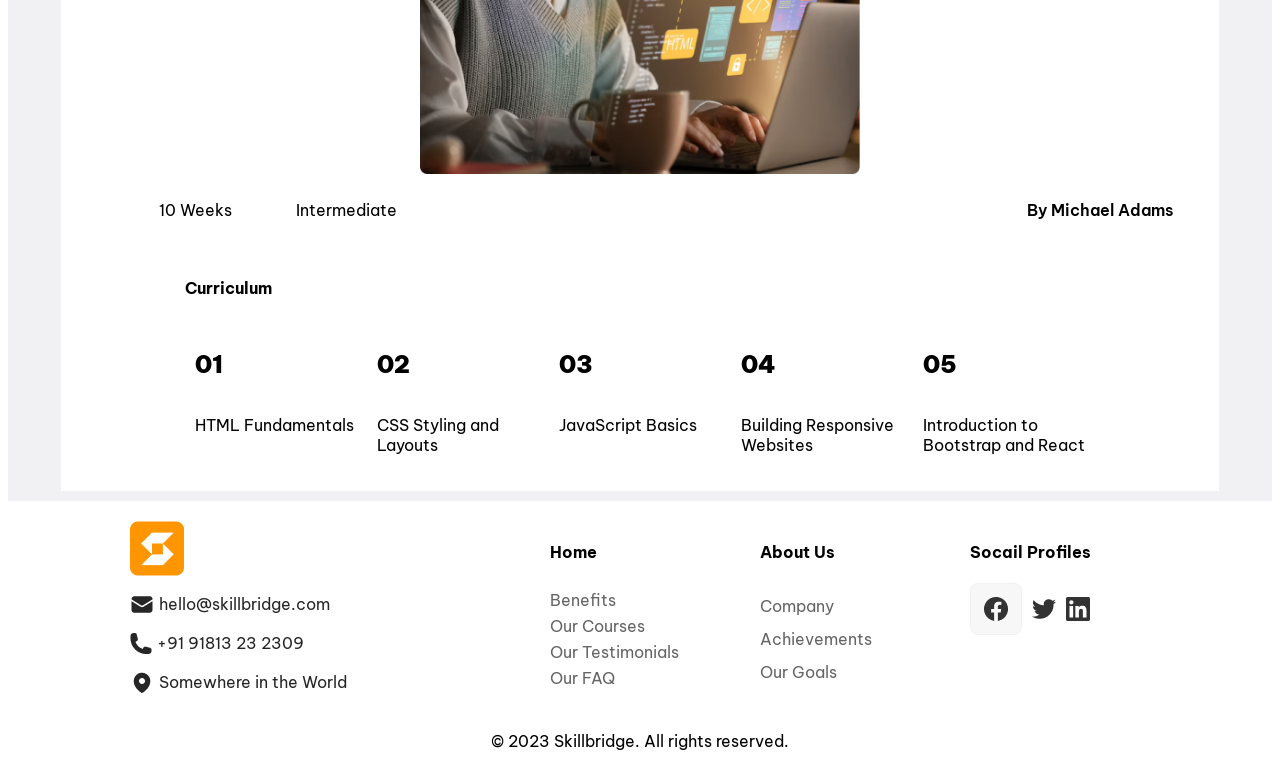
<file: coursespage.html>
<html lang="en">
<head>
    <meta charset="UTF-8">
    <meta name="viewport" content="width=device-width, initial-scale=1.0">
    <link rel="stylesheet" href="coursespage.css" />
    
    <title>Courses Page</title>
</head>
<body>
    <div class="main">
          <div class="header">
            <div><h4>Free Courses 🌟 Sale Ends Soon, Get It Now &rarr;</h4></div>
          </div>
          <nav class="navBar">
            <div class="logo">
            <img src="Assets/images/Logo.png" alt="Logo" />
          </div>
            <div class="menu">
              <ul>
                <li><a href="homepage.html">Home</a></li>
                <li><a href="coursespage.html">Courses</a></li>
                <li><a href="aboutUsPage.html">About Us</a></li>
                <li><a href="priceingPage.html">Pricing</a></li>
                <li><a href="contactUsPage.html">Contact Us</a></li>
              </ul>
            </div>
            <div class="buttonlog">
              <a href="signUpPage.html"><button class="button" id="signUpButton">Sign Up</button></a>
              <a href="LogInPage.html"><button class="button" id="loginButton">Log In</button></a>
            </div>
          </nav>

          <section class="hero">
            <div class="title">
                <h2>Online Courses on Design and Development</h2>
            </div>
            <div class="detail">
                <p>Welcome to our online course page, where you can enhance your skills in design and development. Choose from our carefully curated selection of 10 courses designed to provide you 
                with comprehensive knowledge and practical experience. Explore the courses below and find the perfect fit for your learning journey.</p>

            </div>
          </section>

          <section class="webDesignFundamentals">
            <div class="title">
                <div class="webDesign">
                  <h2>Web Design Fundamentals<h2>
                    <p>Lorem ipsum dolor sit amet consectetur. 
                      Tempus tincidunt etiam eget elit id imperdiet et. 
                      Cras eu sit dignissim lorem nibh et. Ac cum eget habitasse in 
                      velit fringilla feugiat senectus in.</p>
                </div>
                    <div class="viewCourses">
                      <button>View Courses</button>
                    </div>
              </div>
              <div class="courseImage">
                <img src="Assets/images/Course.png" alt="" class="courseImg">
                <img src="Assets/images/Course1.png" alt="" class="courseImg">
                <img src="Assets/images/Course2.png" alt="" class="courseImg">
              
              <div class="detail">
                <div class="courseLevel" ><div>4 Weeks</div><div >Beginner</div></div>
                <div class="Instractor">By John Smith</div>
              </div>
            </div>
            <div class="heading">
                <h4>Curriculum</h4>
            </div>
            <div class="curriculum">
        
            <div class="CurriculumModule">
                <div class="modules">
                    <div class="moduleDetail">
                        <h2>01</h2>
                        <p>Introduction to HTML</p>
                    </div>
                    <div class="moduleDetail">
                        <h2>02</h2> 
                        <p>Styling with CSS</p>
                    </div>
                    <div class="moduleDetail">
                        <h2>03</h2>
                        <p>Introduction to Responsive Design</p>
                    </div>
                    <div class="moduleDetail">
                        <h2>04</h2>
                        <p>Design Principles for Web</p>
                    </div>
                    <div class="moduleDetail">
                        <h2>05</h2>
                        <p>Building a Basic Website</p>
                    </div>
                    </div>
                </div>
            </div>
          </section>

          <section class="Ui_UxDesign">
            <div class="title">
                <div class="UIUXDesign">
                  <h2>UI/UX Design<h2>
                    <p>Master the art of creating intuitive user interfaces (UI) and enhancing 
                      user experiences (UX). Learn design principles,
                       wireframing, prototyping, and usability testing techniques.</p>
                </div>
                    <div class="viewCourses">
                      <button>View Courses</button>
                    </div>
              </div>
              <div class="courseImage">
                <img src="Assets/images/ui_ux (1).png" alt="" class="courseImg">
                <img src="Assets/images/ui_ux (2).png" alt="" class="courseImg">
                <img src="Assets/images/ui_ux (3).png" alt="" class="courseImg">
              
              <div class="detail">
                <div class="courseLevel">
                <div>6 Weeks</div>
                <div>intermediate</div>
                </div>
                <div class="Instractor">By Emily Johnson</div>
              </div>
            </div>
            <div class="heading">
                <h4>Curriculum</h4>
            </div>
            <div class="Curriculum">
                <div class="modules">
                    <div class="moduleDetail">
                        <h2>01</h2>
                        <p>Introduction to UI/UX Design</p>
                    </div>
                    <div class="moduleDetail">
                        <h2>02</h2> 
                        <p>User Research and Personas</p>
                    </div>
                    <div class="moduleDetail">
                        <h2>03</h2>
                        <p>Wireframing and Prototyping</p>
                    </div>
                    <div class="moduleDetail">
                        <h2>04</h2>
                        <p>Visual Design and Branding</p>
                    </div>
                    <div class="moduleDetail">
                        <h2>05</h2>
                        <p>Usability Testing and Iteration</p>
                    </div>
                    
                </div>
            </div>
          </section>

          <section class="MobileAppDevlopment">
            <div class="title">
                <div class="MobileAppDevlop">
                  <h2>Mobile App Devlopment<h2>
                    <p>Dive into the world of mobile app development. Learn to build native iOS and 
                      Android applications using industry-leading frameworks like Swift and Kotlin.</p>
                </div>
                    <div class="viewCourses">
                      <button>View Courses</button>
                    </div>
              </div>
              <div class="courseImage">
                <img src="Assets/images/mobileApp.png" alt="" class="courseImg">
                <img src="Assets/images/mobileApp1.png" alt="" class="courseImg">
                <img src="Assets/images/mobileApp2.png" alt="" class="courseImg">
              
              <div class="detail">
                <div class="courseLevel">
                <div>8 Weeks</div>
                <div>Intermediate</div></div>
                <div class="Instractor">By Emily Johnson</div>
              </div>
            </div>
            <div class="heading">
                <h4>Curriculum</h4>
            </div>
           
            <div class="Curriculum">
              
            
                <div class="modules">
                    <div class="moduleDetail">
                        <h2>01</h2>
                        <p>Introduction to Mobile App Development</p>
                    </div>
                    <div class="moduleDetail">
                        <h2>02</h2> 
                        <p>Fundamentals of Swift Programming (iOS)</p>
                    </div>
                    <div class="moduleDetail">
                        <h2>03</h2>
                        <p>Fundamentals of Kotlin Programming (Android)</p>
                    </div>
                    <div class="moduleDetail">
                        <h2>04</h2>
                        <p>Building User Interfaces</p>
                    </div>
                    <div class="moduleDetail">
                        <h2>05</h2>
                        <p>App Deployment and Testing</p>
                    </div>
                    
                </div>
            </div>
          </section>

          <section class="GraphicDesignerForBeginer">
            <div class="title">
                <div class="GraphicDesignerBeginer">
                  <h2>Graphic Designer For Beginer<h2>
                    <p>Discover the fundamentals of graphic design, including typography, color theory, layout design, and 
                      image manipulation techniques. Create visually stunning designs for print and digital media.</p>
                </div>
                    <div class="viewCourses">
                      <button>View Courses</button>
                    </div>
              </div>
              <div class="courseImage">
                <img src="Assets/images/Graphic Designer1.png" alt="" class="courseImg">
                <img src="Assets/images/Graphic Designer2.png" alt="" class="courseImg">
                <img src="Assets/images/Graphic Designer3.png" alt="" class="courseImg">
              
              <div class="detail">
                <div class="courseLevel">
                <div>10 Weeks</div>
                <div>Beginner</div></div>
                <div class="Instractor">By Sarah Thompson</div>
              </div>
            </div>
            <div class="heading">
                <h4>Curriculum</h4>
            </div>
            <div class="Curriculum">
                <div class="modules">
                    <div class="moduleDetail">
                        <h2>01</h2>
                        <p>Introduction to Graphic Design</p>
                    </div>
                    <div class="moduleDetail">
                        <h2>02</h2> 
                        <p>Typography and Color Theory</p>
                    </div>
                    <div class="moduleDetail">
                        <h2>03</h2>
                        <p>Layout Design and Composition</p>
                    </div>
                    <div class="moduleDetail">
                        <h2>04</h2>
                        <p>Image Editing and Manipulation</p>
                    </div>
                    <div class="moduleDetail">
                        <h2>05</h2>
                        <p>Designing for Print and Digital Media</p>
                    </div>
                    
                </div>
            </div>
          </section>

          <section class="FrontEndWebDevelopment">
            <div class="title">
                <div class="FrontEndWebDevelop">
                  <h2>Front-End Web Development<h2>
                    <p>Discover the fundamentals of graphic design, including typography, color theory, layout design, and 
                      image manipulation techniques. Create visually stunning designs for print and digital media.</p>
                </div>
                    <div class="viewCourses">
                      <button>View Courses</button>
                    </div>
              </div>
              <div class="courseImage">
                <img src="Assets/images/Front_end.png" alt="" class="courseImg">
                <img src="Assets/images/Front_end1.png" alt="" class="courseImg">
                <img src="Assets/images/Front_end2.png" alt="" class="courseImg">
              
              <div class="detail">
                <div class="courseLevel">
                <div>10 Weeks</div>
                <div>Intermediate</div></div>
                <div class="Instractor">By Michael Adams</div>
              </div>
            </div>
            <div class="heading">
                <h4>Curriculum</h4>
            </div>
            <div class="Curriculum">
                <div class="modules">
                    <div class="moduleDetail">
                        <h2>01</h2>
                        <p>HTML Fundamentals</p>
                    </div>
                    <div class="moduleDetail">
                        <h2>02</h2> 
                        <p>CSS Styling and Layouts</p>
                    </div>
                    <div class="moduleDetail">
                        <h2>03</h2>
                        <p>JavaScript Basics</p>
                    </div>
                    <div class="moduleDetail">
                        <h2>04</h2>
                        <p>Building Responsive Websites</p>
                    </div>
                    <div class="moduleDetail">
                        <h2>05</h2>
                        <p>Introduction to Bootstrap and React</p>
                    </div>
                    
                </div>
            </div>
          </section>

          <section class="footer">
            <div class="footContainer">    
            <div class="contact">
              <div class="logo">
                <img src="Assets/images/Logo.png" alt="Logo" />
              </div>
              <a class="email">
                <img src="Assets/images/Email Icon.png" alt="">
                hello@skillbridge.com
              </a>
              <a class="phone">
                <img src="Assets/images/phone icon.png" alt="">
                +91 91813 23 2309
              </a>
              <a class="location">
                <img src="Assets/images/location Icon.png" alt="">
                Somewhere in the World
              </a>
            </div>
      
            <div class="webNav">
              <div class="home">
                <h4>Home</h4>
                <a href="#">Benefits</a>
                <a href="#">Our Courses</a>
                <a href="#">Our Testimonials</a>
                <a href="#">Our FAQ</a>
              </div>
              <div class="aboutUs">
                <h4>About Us</h4>
                <a href="#">Company</a>
                <a href="#">Achievements</a>
                <a href="#">Our Goals</a>
              </div>
              <div class="socailProfiles">
                <h4>Socail Profiles</h4>
                <div class="socaiProfilesLink">
                <a href="#"><img src="Assets/images/facebook icon.png" alt=""></a>          
                <a href="#"><img src="Assets/images/twitter icon.png" alt=""></a>
                <a href="#"><img src="Assets/images/linked In icon.png" alt=""></a>
              </div>
              </div>
            </div>
              </div>
              </div>
            </div>
                <div class="copyright">
                <p>© 2023 Skillbridge. All rights reserved.</p>
                </div>
              </div>
          </section>
    </div>
</body>
</html>
</file>
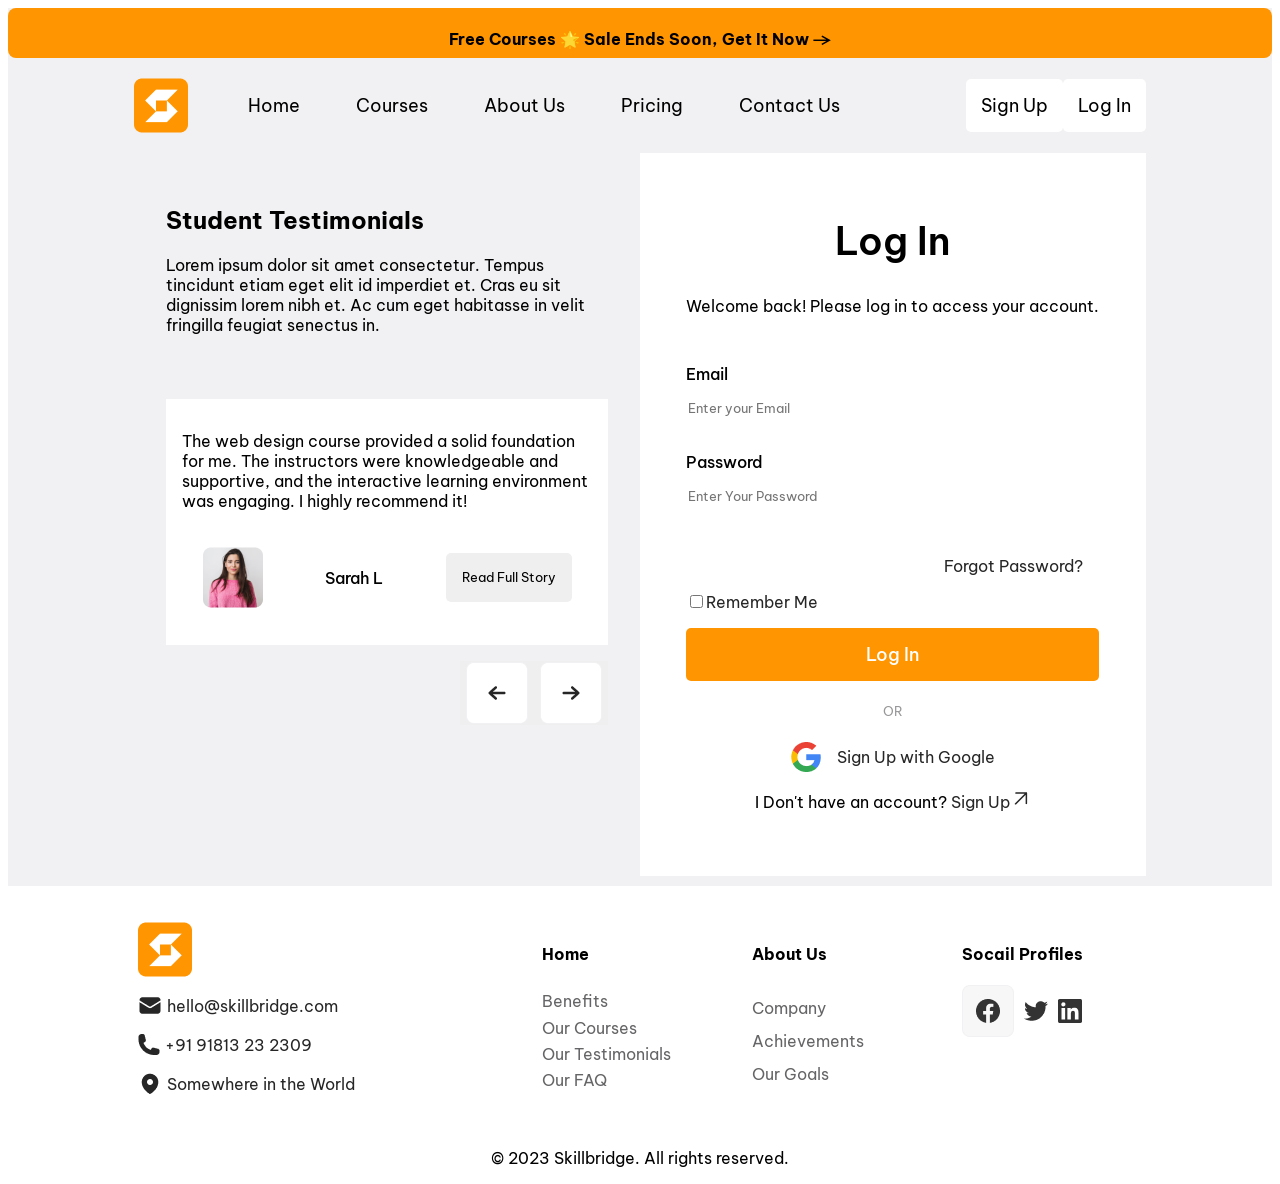
<file: LogInPage.html>
<html lang="en">
<head>
    <meta charset="UTF-8">
    <meta name="viewport" content="width=device-width, initial-scale=1.0">
    <link rel="stylesheet" href="LogInPage.css" />
    <title>Log In Page</title>
</head>
<body>
    <div class="main">
        <div class="header">
            <div><h4>Free Courses 🌟 Sale Ends Soon, Get It Now &rarr;</h4></div>
          </div>
          <nav class="navBar">
            <div class="logo">
            <img src="Assets/images/Logo.png" alt="Logo" />
          </div>
            <div class="menu">
              <ul>
                <li><a href="homepage.html">Home</a></li>
                <li><a href="coursespage.html">Courses</a></li>
                <li><a href="aboutUsPage.html">About Us</a></li>
                <li><a href="priceingPage.html">Pricing</a></li>
                <li><a href="contactUsPage.html">Contact Us</a></li>
              </ul>
            </div>
            <div class="buttonlog">
              <a href="signUpPage.html"><button class="button" id="signUpButton">Sign Up</button></a>
              <a href="LogInPage.html"><button class="button" id="loginButton">Log In</button></a>
            </div>
          </nav>
        

        <section class="LogIn">
                        <div class="logInForm">
                <form action="">
                    <div class="heading">
                        <h2>Log In</h2>
                        <p>Welcome back! Please log in to access your account.</p>
                    </div>
                    
                    <label for="email">Email</label>
                    <div class="input">
                    <input type="email" name="email" id="email" placeholder="Enter your Email"/>
                    </div><br>
                    <label for="password">Password</label>
                    <div class="input">
                    <input type="password" name="password" id="password" placeholder="Enter Your Password"/>
                    </div><br>

                    <div class="ForgotPassword">
                        <a href="">Forgot Password? </a>
                    </div>
                    <div class="rememberMe">
                        <p><input type="checkbox"><a href="">Remember Me</a></p>
                    </div>
                    <button class="logInButton" id="logInButton">Log In</button>
                    <h5>OR</h5>
                    <div class="googleLogIn">
                        <img src="Assets/images/Google Icon.png" alt="">
                        <a href="">Sign Up with Google</a>
                    </div>
                    <div class="signUp">
                        <p>I Don't have an account? <a href="">Sign Up</a><img src="Assets/images/Arrow Icon.png" alt=""></p>
                    </div>
                </form>
            </div>

            <div class="studentTestimonials">
                <div class="headingTestimonial">
                <h2>Student Testimonials</h2>
                <p>Lorem ipsum dolor sit amet consectetur. Tempus tincidunt etiam eget elit id imperdiet et. Cras eu sit dignissim lorem nibh et. 
                    Ac cum eget habitasse in velit fringilla feugiat senectus in.</p>
            </div>
            
            <div class="container">
                <div class="detail">
                    <p>The web design course provided a solid foundation for me. The instructors were knowledgeable and supportive, and the interactive
                         learning environment was engaging. I highly recommend it!</p>
                </div>
                <div class="profile">
                    <div>
                      <img src="Assets/images/sarah.png" alt="profile">
                    </div>
                    <span>Sarah L</span>
                  <button class="btnStory">Read Full Story</button>
                </div>
            </div>
            <div class="storyNav">
                <button><img src="Assets/images/Arrow Left.png" alt=""></button>
                <button><img src="Assets/images/Arrow Right.png" alt=""></button>
              </div>
            </div>


        </section>

        <section class="footer">
            <div class="footContainer">    
            <div class="contact">
              <div class="logo">
                <img src="Assets/images/Logo.png" alt="Logo" />
              </div>
              <a class="email">
                <img src="Assets/images/Email Icon.png" alt="">
                hello@skillbridge.com
              </a>
              <a class="phone">
                <img src="Assets/images/phone icon.png" alt="">
                +91 91813 23 2309
              </a>
              <a class="location">
                <img src="Assets/images/location Icon.png" alt="">
                Somewhere in the World
              </a>
            </div>
      
            <div class="webNav">
              <div class="home">
                <h4>Home</h4>
                <a href="#">Benefits</a>
                <a href="#">Our Courses</a>
                <a href="#">Our Testimonials</a>
                <a href="#">Our FAQ</a>
              </div>
              <div class="aboutUs">
                <h4>About Us</h4>
                <a href="#">Company</a>
                <a href="#">Achievements</a>
                <a href="#">Our Goals</a>
              </div>
              <div class="socailProfiles">
                <h4>Socail Profiles</h4>
                <div class="socaiProfilesLink">
                <a href="#"><img src="Assets/images/facebook icon.png" alt=""></a>          
                <a href="#"><img src="Assets/images/twitter icon.png" alt=""></a>
                <a href="#"><img src="Assets/images/linked In icon.png" alt=""></a>
              </div>
              </div>
            </div>
              </div>
              </div>
            </div>
                <div class="copyright">
                <p>© 2023 Skillbridge. All rights reserved.</p>
                </div>
              </div>
          </section>
    </div>
</body>
</html>
</file>
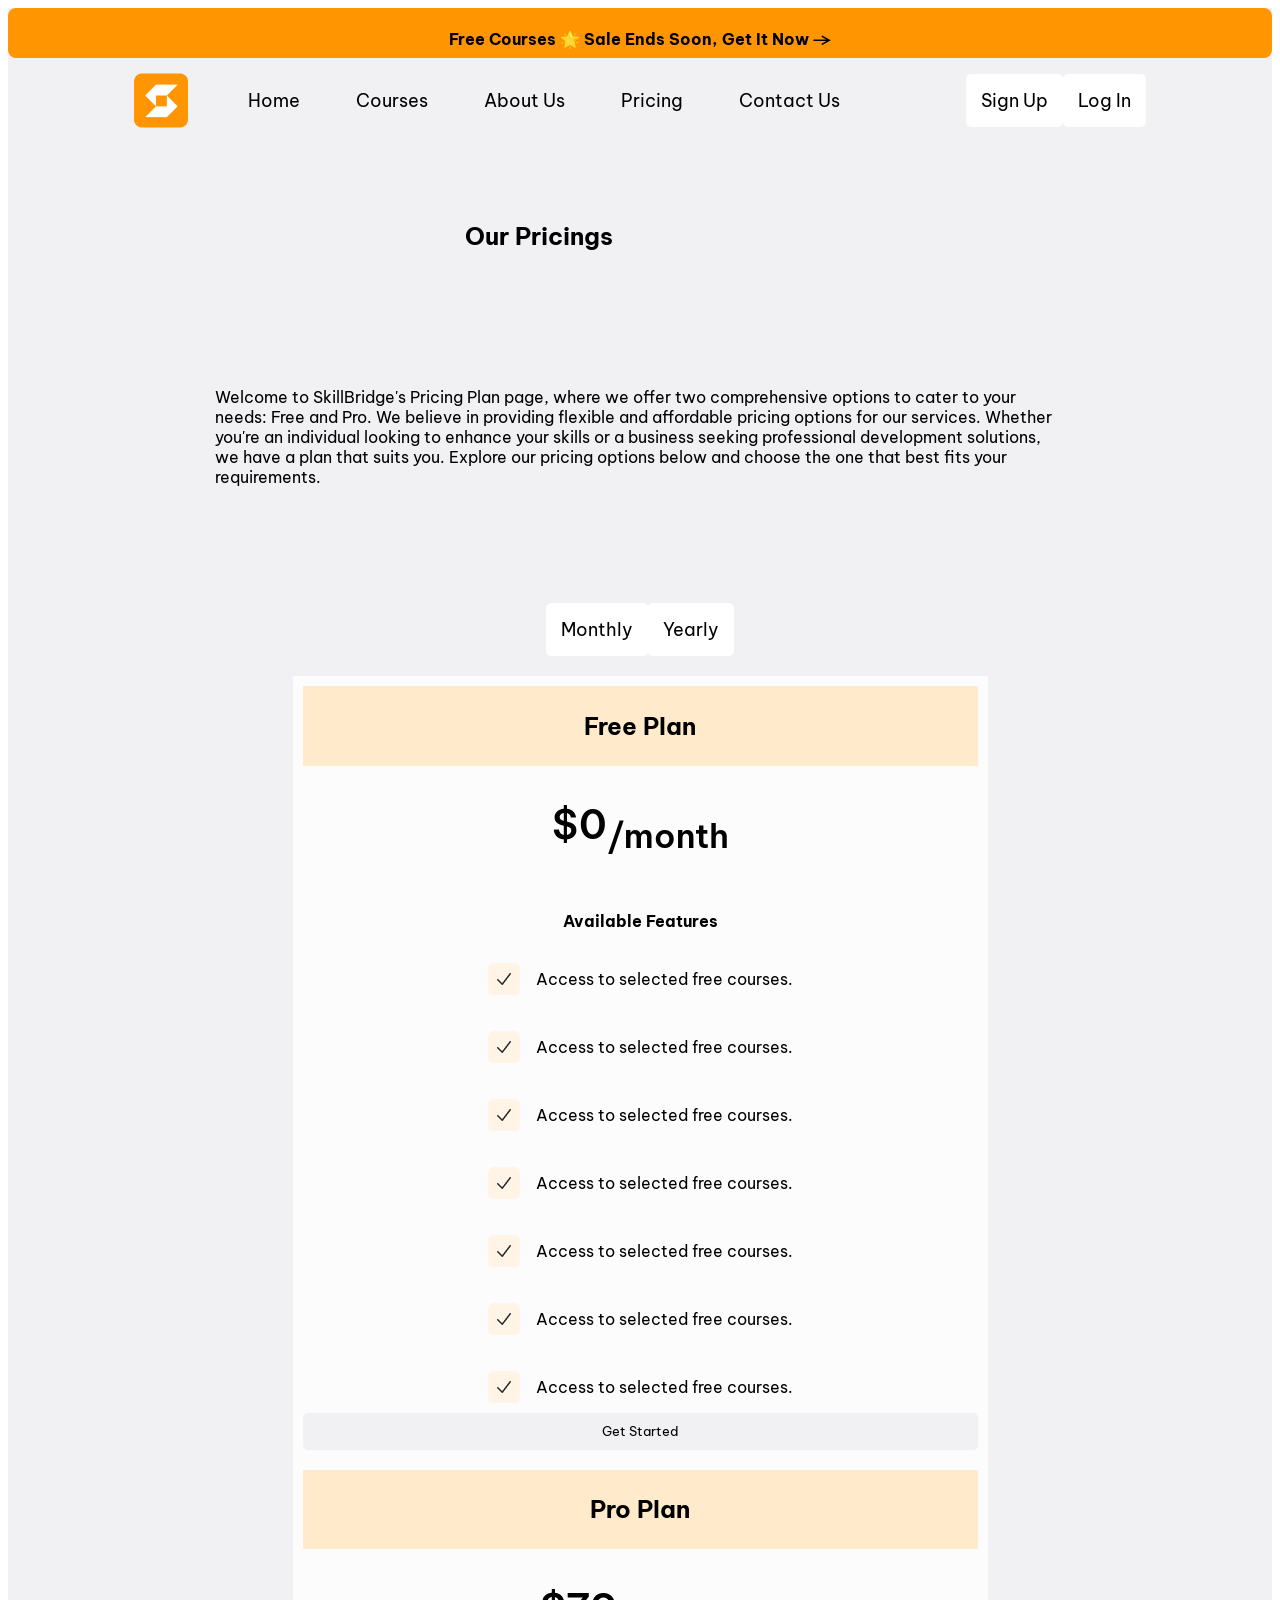
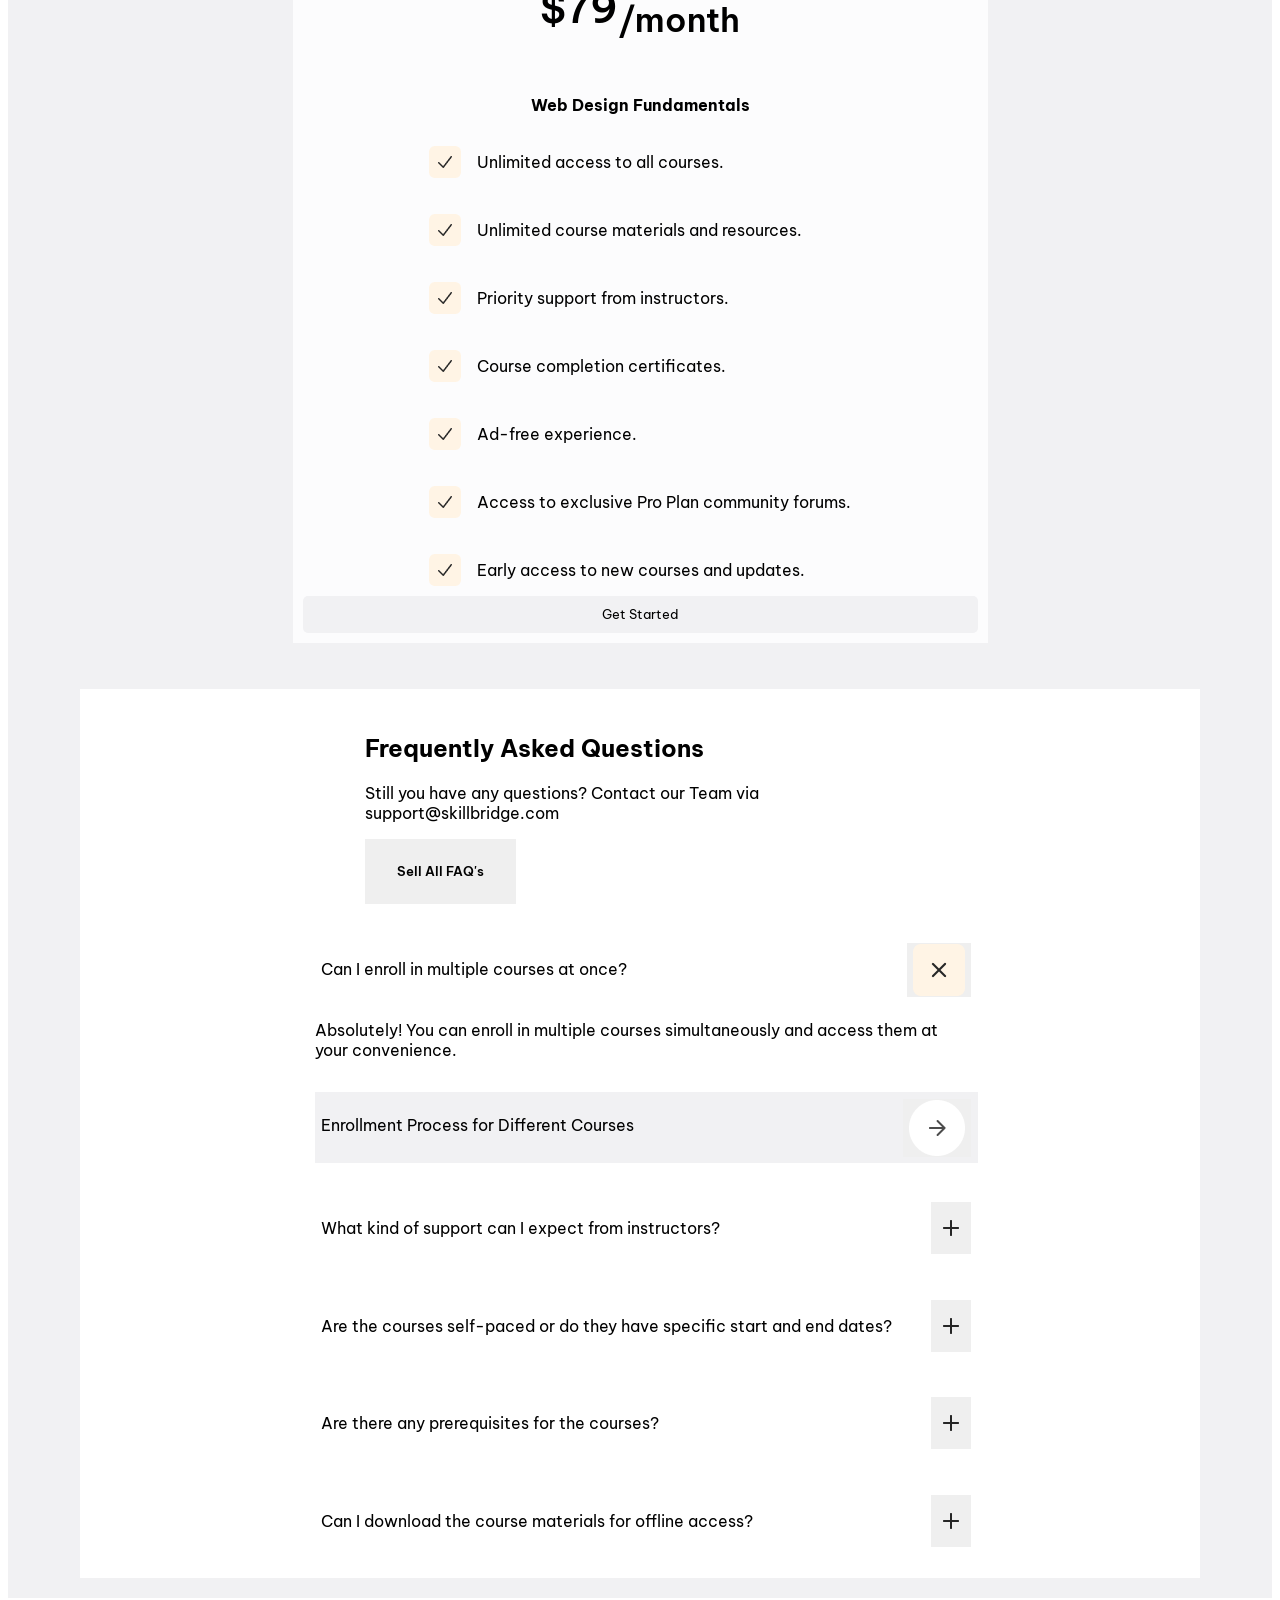
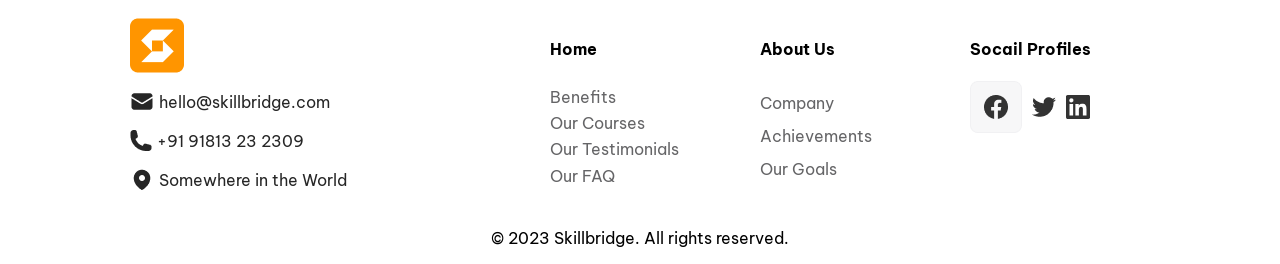
<file: priceingPage.html>
<html lang="en">
<head>
    <meta charset="UTF-8">
    <meta name="viewport" content="width=device-width, initial-scale=1.0">
    <link rel="stylesheet" href="priceingPage..css">
    <title>Priceing Page</title>
</head>
<body>
    <div class="main">
        <div class="header">
            <div><h4>Free Courses 🌟 Sale Ends Soon, Get It Now &rarr;</h4></div>
          </div>
          <nav class="navBar">
            <div class="logo">
            <img src="Assets/images/Logo.png" alt="Logo" />
          </div>
            <div class="menu">
              <ul>
                <li><a href="homepage.html">Home</a></li>
                <li><a href="coursespage.html">Courses</a></li>
                <li><a href="aboutUsPage.html">About Us</a></li>
                <li><a href="priceingPage.html">Pricing</a></li>
                <li><a href="contactUsPage.html">Contact Us</a></li>
              </ul>
            </div>
            <div class="buttonlog">
              <a href="signUpPage.html"><button class="button" id="signUpButton">Sign Up</button></a>
              <a href="LogInPage.html"><button class="button" id="loginButton">Log In</button></a>
            </div>
          </nav>

          <section class="hero">
            <div class="title">
                <h2>Our Pricings</h2>
            </div>
            <div class="detail">
                <p>Welcome to SkillBridge's Pricing Plan page, where we offer two comprehensive
                     options to cater to your needs: Free and Pro. We believe in providing flexible and affordable
                      pricing options for our services. Whether you're an individual looking to enhance your skills 
                      or a business seeking professional development solutions, we have a plan that suits you. Explore
                       our pricing options below and choose the one that best fits your requirements. 
                </p>
            </div>
            <div class="buttonPackage">
                <button class="button" id="monthly">Monthly</button>
                <button class="button" id="yearly">Yearly</button>
            </div>
          </section>

          <section class="pricing">  
              <div class="pricingCard">
          
                <div class="content">
                  <div class="freePlan">
                    <h2>Free Plan</h2>
                  </div>
                  <div class="price">
                    <h2>$0<sub>/month</sub></h2>
                  </div>
                  <div>
                    <h4>Available Features</h4>
                    <div class="details">
                      <label><img src="Assets/images/Check Icon.png" alt=""><p>Access to selected free courses.</p></label>
                      <label><img src="Assets/images/Check Icon.png" alt=""><p>Access to selected free courses.</p></label>
                      <label><img src="Assets/images/Check Icon.png" alt=""><p>Access to selected free courses.</p></label>
                      <label><img src="Assets/images/Check Icon.png" alt=""><p>Access to selected free courses.</p></label>
                      <label><img src="Assets/images/Check Icon.png" alt=""><p>Access to selected free courses.</p></label>
                      <label><img src="Assets/images/Check Icon.png" alt=""><p>Access to selected free courses.</p></label>
                      <label><img src="Assets/images/Check Icon.png" alt=""><p>Access to selected free courses.</p></label>
                    </div>               
                    </div>
                  <button class="btnGetStart">Get Started</button>
                </div>
      
                <div class="content">
                  <div class="freePlan">
                    <h2>Pro Plan</h2>
                  </div>
                  <div class="price">
                    <h2>$79<sub>/month</sub></h2>
                  </div>
                  <div>
                    <h4>Web Design Fundamentals</h4>
                    <div class="details">
                      <label><img src="Assets/images/Check Icon.png" alt=""><p>Unlimited access to all courses.</p></label>
                      <label><img src="Assets/images/Check Icon.png" alt=""><p>Unlimited course materials and resources.</p></label>
                      <label><img src="Assets/images/Check Icon.png" alt=""><p>Priority support from instructors.</p></label>
                      <label><img src="Assets/images/Check Icon.png" alt=""><p>Course completion certificates.</p></label>
                      <label><img src="Assets/images/Check Icon.png" alt=""><p>Ad-free experience.</p></label>
                      <label><img src="Assets/images/Check Icon.png" alt=""><p>Access to exclusive Pro Plan community forums.</p></label>
                      <label><img src="Assets/images/Check Icon.png" alt=""><p>Early access to new courses and updates.</p></label>
                    </div>     
                    </div>
                  <button class="btnGetStart">Get Started</button>
                </div>
                
              </div>
            
          </section>

          
            <section class="questions">
                <div class="FAQs">
                <div class="FAQcard1">
                <h2>Frequently Asked Questions</h2>
                <p>Still you have any questions? Contact our Team via support@skillbridge.com</p>
                <button>Sell All FAQ's</button>
                </div> 
                
                <div class="FAQcard2">
                <div class="multipleCourseFAQ">
                    <p>Can I enroll in multiple courses at once?</p>
                    <div class="checkBtn">
                    <button><img src="Assets/images/cross button.png" alt=""></button>
                    </div>
                </div>
                <div>
                <p>Absolutely! You can enroll in multiple courses simultaneously and access them at your convenience.</p>
                </div>
                <div class="multipleCourseFAQs">
                    <p>Enrollment Process for Different Courses</p>
                    <div class="checkBtn">
                    <button><img src="Assets/images/arrow right Button.png" alt=""></button>
                    </div>
                </div>
                <div class="multipleCourseFAQ">
                    <p>What kind of support can I expect from instructors?</p>
                    <div class="checkBtn">
                    <button><img src="Assets/images/plus Icon.png" alt=""></button>
                    </div>
                </div>
                <div class="multipleCourseFAQ">
                    <p>Are the courses self-paced or do they have specific start and end dates?</p>
                    <div class="checkBtn">
                    <button><img src="Assets/images/plus Icon.png" alt=""></button>
                    </div>
                </div>
                <div class="multipleCourseFAQ">
                    <p>Are there any prerequisites for the courses?</p>
                    <div class="checkBtn">
                    <button><img src="Assets/images/plus Icon.png" alt=""></button>
                    </div>
                </div>
                <div class="multipleCourseFAQ">
                    <p>Can I download the course materials for offline access?</p>
                    <div class="checkBtn">
                    <button><img src="Assets/images/plus Icon.png" alt=""></button>
                    </div>
                </div>
                </div>
            </div>
            </section>

        <section class="footer">
            <div class="footContainer">    
            <div class="contact">
            <div class="logo">
                <img src="Assets/images/Logo.png" alt="Logo" />
            </div>
            <a class="email">
                <img src="Assets/images/Email Icon.png" alt="">
                hello@skillbridge.com
            </a>
            <a class="phone">
                <img src="Assets/images/phone icon.png" alt="">
                +91 91813 23 2309
            </a>
            <a class="location">
                <img src="Assets/images/location Icon.png" alt="">
                Somewhere in the World
            </a>
            </div>
    
            <div class="webNav">
            <div class="home">
                <h4>Home</h4>
                <a href="#">Benefits</a>
                <a href="#">Our Courses</a>
                <a href="#">Our Testimonials</a>
                <a href="#">Our FAQ</a>
            </div>
            <div class="aboutUs">
                <h4>About Us</h4>
                <a href="#">Company</a>
                <a href="#">Achievements</a>
                <a href="#">Our Goals</a>
            </div>
            <div class="socailProfiles">
                <h4>Socail Profiles</h4>
                <div class="socaiProfilesLink">
                <a href="#"><img src="Assets/images/facebook icon.png" alt=""></a>          
                <a href="#"><img src="Assets/images/twitter icon.png" alt=""></a>
                <a href="#"><img src="Assets/images/linked In icon.png" alt=""></a>
            </div>
            </div>
            </div>
            </div>
            </div>
            </div>
                <div class="copyright">
                <p>© 2023 Skillbridge. All rights reserved.</p>
                </div>
            </div>
        </section>
    </div>
</body>
</html>
</file>
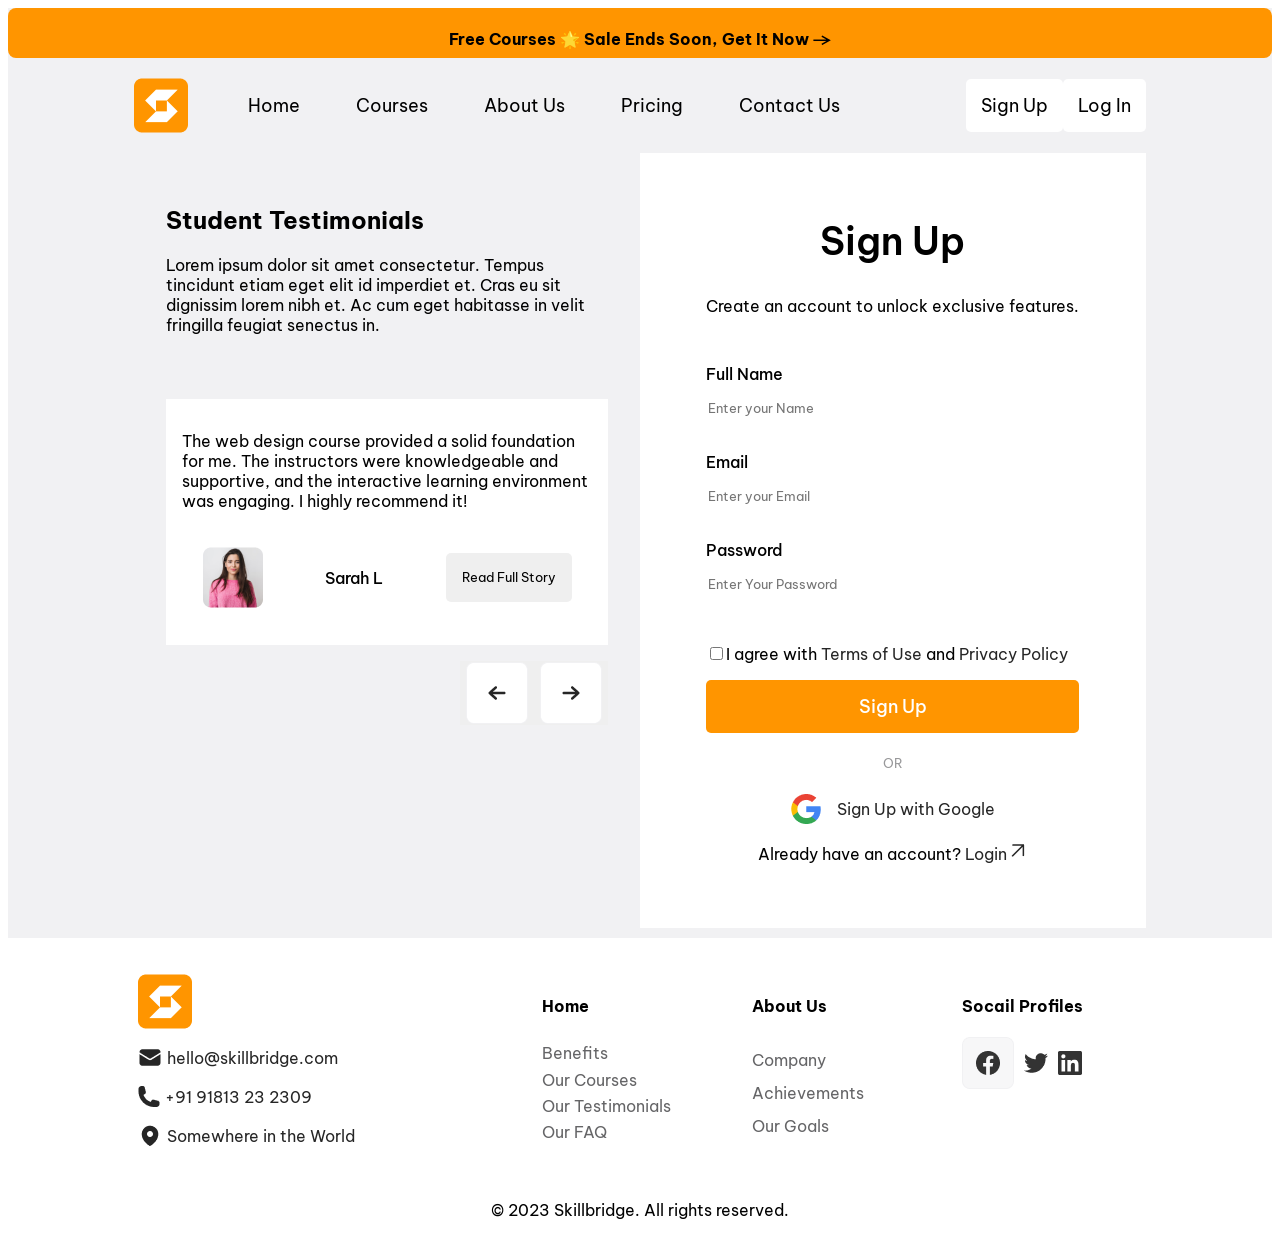
<file: signUpPage.html>
<html lang="en">
<head>
    <meta charset="UTF-8">
    <meta name="viewport" content="width=device-width, initial-scale=1.0">
    <link rel="stylesheet" href="signUpPage.css" />
    <title>Sign Up Page</title>
</head>
<body>
    <div class="main">
        <div class="header">
            <div><h4>Free Courses 🌟 Sale Ends Soon, Get It Now &rarr;</h4></div>
          </div>
          <nav class="navBar">
            <div class="logo">
            <img src="Assets/images/Logo.png" alt="Logo" />
          </div>
            <div class="menu">
              <ul>
                <li><a href="homepage.html">Home</a></li>
                <li><a href="coursespage.html">Courses</a></li>
                <li><a href="aboutUsPage.html">About Us</a></li>
                <li><a href="priceingPage.html">Pricing</a></li>
                <li><a href="contactUsPage.html">Contact Us</a></li>
              </ul>
            </div>
            <div class="buttonlog">
              <a href="signUpPage.html"><button class="button" id="signUpButton">Sign Up</button></a>
              <a href="LogInPage.html"><button class="button" id="loginButton">Log In</button></a>
            </div>
          </nav>
        

        <section class="signUp">
            
            <div class="signUpForm">
                <form action="">
                    <div class="heading">
                        <h2>Sign Up</h2>
                        <p>Create an account to unlock exclusive features.</p>
                    </div>
                    <label for="fullName">Full Name</label>
                    <div class="input">
                    <input type="text" name="fullName" id="fullName" placeholder="Enter your Name"/>
                    </div><br>
                    <label for="email">Email</label>
                    <div class="input">
                    <input type="email" name="email" id="email" placeholder="Enter your Email"/>
                    </div><br>
                    <label for="password">Password</label>
                    <div class="input">
                    <input type="password" name="password" id="password" placeholder="Enter Your Password"/>
                    </div><br>
                    <div class="termsCondiation">
                        <p><input type="checkbox">I agree with <a href="">Terms of Use </a> and <a href="">Privacy Policy</a></p>
                    </div>
                    <button class="signUpButton" id="signUpButton">Sign Up</button>
                    <h5>OR</h5>
                    <div class="googleLogIn">
                        <img src="Assets/images/Google Icon.png" alt="">
                        <a href="">Sign Up with Google</a>
                    </div>
                    <div class="logIn">
                        <p>Already have an account? <a href="">Login</a><img src="Assets/images/Arrow Icon.png" alt=""></p>
                    </div>
                </form>
            </div>


            <div class="studentTestimonials">
                <div class="headingTestimonial">
                <h2>Student Testimonials</h2>
                <p>Lorem ipsum dolor sit amet consectetur. Tempus tincidunt etiam eget elit id imperdiet et. Cras eu sit dignissim lorem nibh et. 
                    Ac cum eget habitasse in velit fringilla feugiat senectus in.</p>
            </div>
            
            <div class="container">
                <div class="detail">
                    <p>The web design course provided a solid foundation for me. The instructors were knowledgeable and supportive, and the interactive
                         learning environment was engaging. I highly recommend it!</p>
                </div>
                <div class="profile">
                    <div>
                      <img src="Assets/images/sarah.png" alt="profile">
                    </div>
                    <span>Sarah L</span>
                  <button class="btnStory">Read Full Story</button>
                </div>
            </div>
            <div class="storyNav">
              <button><img src="Assets/images/Arrow Left.png" alt=""></button>
              <button><img src="Assets/images/Arrow Right.png" alt=""></button>
            </div>
            </div>

        </section>

        <section class="footer">
            <div class="footContainer">    
            <div class="contact">
              <div class="logo">
                <img src="Assets/images/Logo.png" alt="Logo" />
              </div>
              <a class="email">
                <img src="Assets/images/Email Icon.png" alt="">
                hello@skillbridge.com
              </a>
              <a class="phone">
                <img src="Assets/images/phone icon.png" alt="">
                +91 91813 23 2309
              </a>
              <a class="location">
                <img src="Assets/images/location Icon.png" alt="">
                Somewhere in the World
              </a>
            </div>
      
            <div class="webNav">
              <div class="home">
                <h4>Home</h4>
                <a href="#">Benefits</a>
                <a href="#">Our Courses</a>
                <a href="#">Our Testimonials</a>
                <a href="#">Our FAQ</a>
              </div>
              <div class="aboutUs">
                <h4>About Us</h4>
                <a href="#">Company</a>
                <a href="#">Achievements</a>
                <a href="#">Our Goals</a>
              </div>
              <div class="socailProfiles">
                <h4>Socail Profiles</h4>
                <div class="socaiProfilesLink">
                <a href="#"><img src="Assets/images/facebook icon.png" alt=""></a>          
                <a href="#"><img src="Assets/images/twitter icon.png" alt=""></a>
                <a href="#"><img src="Assets/images/linked In icon.png" alt=""></a>
              </div>
              </div>
            </div>
              </div>
              </div>
            </div>
                <div class="copyright">
                <p>© 2023 Skillbridge. All rights reserved.</p>
                </div>
              </div>
          </section>
    </div>
</body>
</html>
</file>
<file: homepage.css>
@import url("https://fonts.googleapis.com/css2?family=Be+Vietnam+Pro:ital,wght@0,100;0,200;0,300;0,400;0,500;0,600;0,700;0,800;1,100;1,200;1,300;1,400;1,500;1,600;1,700;1,800&family=DM+Serif+Display:ital@0;1&display=swap");
@import url("https://fonts.googleapis.com/css2?family=Be+Vietnam+Pro:ital,wght@0,100;0,200;0,300;0,400;0,500;0,600;0,700;0,800;1,100;1,200;1,300;1,400;1,500;1,600;1,700;1,800&family=DM+Serif+Display:ital@0;1&family=Hanken+Grotesk:ital,wght@0,200;0,300;0,400;0,500;0,600;1,600&display=swap");

* {
  font-family: Be Vietnam Pro, Hanken Grotesk;
}
.main {
  background-color: #f1f1f3;
  width: 100%;  
}
.body {
  font-family: Be Vietnam Pro;
  /* display: grid; */
  width: 100%;
  background-color: #f1f1f3;
  /* grid-template-areas:
    "header header header header header"
    "navBar navBar navBar navBar"
    "hero-section hero-section hero-section hero-section"
    "brandList brandList brandList brandList"
    "video video video video"
    "footer footer footer footer"; */
}

.header {
  grid-area: header;
  width: 100%;
  height: 50px;
  background: #ff9500;
  border-radius: 8px;
  display: flex;
  justify-content: center;
}

.navBar {
  display: flex;
  flex-wrap: wrap;
  width: 80%;
  margin: auto;
  align-items: center;
  justify-content: space-evenly;
  margin-bottom: 3rem;


.logo {
  display: flex;
}

.buttonlog {
  display: flex;
  margin-left: auto;
}

.menu {
  align-content: center;
  align-items: center;
  display: flex;
  flex-wrap: wrap;
}

.menu ul {
  list-style-type: none;
  overflow: hidden;
  display: flex;
  gap: 1rem;
}

.menu li {
  float: left;
}

.menu li:last-child {
  float: inline-end;
}

.menu li a {
  display: flex;
  text-align: center;
  padding: 15px 20px;
  text-decoration: none;
  color: black;
  font-weight: 400;
  font-size: 18px;
}

.menu li a:hover {
  background-color: #ff9500;
  color: white;
}
}
.button {
  border: none;
  padding: 15px 15px;
  text-align: center;
  display: inline-block;
  font-size: 18px;
  border-radius: 5px;
  background-color: #ffffff;
}

.button:hover {
  background-color: #ff9500;
  color: white;
}

/* Media query for smaller screens */
@media (max-width: 768px) {
  .navBar {
    width: 100%;
  }

  .menu ul {
    flex-direction: column;
  }
  .header{
    width: 100%;
    height: auto;
    background: #ff9500;
    border-radius: 8px;
    display: flex;
    flex-wrap: wrap;
    justify-content: center;
  }

  .buttonlog {
    flex-direction: column;
    align-items: flex-start;
    margin-top: 10px;
  }
}


.hero-section {
  grid-area: hero-section;
  display: flex;
  align-items: center;
  justify-content: space-around;
  margin-bottom: 2rem;
}

.introSection {
  font-family: Hanken Grotesk;
  font-weight: 600;
  width: 70%;
  justify-content: center;
  text-align: center;
  margin: auto;
  padding: 10px;
  & span {
    color: #ff9500;
  }
}

.brandList {
  align-content: center;
  align-items: center;
  display: flex;
  padding: 30px;
  flex-wrap: wrap;
  justify-content: center;
  margin-bottom: 2rem;
  & ul {
    list-style-type: none;
    overflow: hidden;

    & li {
      float: left;
    }

    & li a {
      display: block;
      text-align: center;
      padding: 20px 20px;
      text-decoration: none;
      color: black;
      font-weight: 400;
      font-size: 18px;
      border: 1px solid #f1f1f3;
    }

    & a:hover {
      background-color: #ff9500;
      color: black;
    }

    & img {
      display: flex;
      width: auto;
    }
  }
}

.video {
  grid-area: video;
  text-align: center;
   margin-bottom: 2rem;
  & img{
    width:60% ;
    height:auto;
  }
}

.BenefitSection {
  display: flex;
  flex-wrap: wrap;
  width: 90%;
  margin: auto;
}

.title {
  display: flex;
  flex-wrap: wrap;
  margin: auto;
  
}

.Benefits {
  margin: auto;
  width: 80%;
  justify-content: center;
  & p {
    font-weight: 400;
    font-family: Be Vietnam Pro;
    font-size: 18px;
  }
}

.viewAll {
  margin: auto;
  align-items: bottom right;
  & button {
    border: none;
    padding: 15px 15px;
    text-align: center;
    display: inline-block;
    font-size: 18px;
    border-radius: 5px;
    background-color: #ffffff;
  }
  & button:hover {
    background-color: #ff9500;
    color: black;
  }
}

.cardContainer {
  display: flex;
  flex-wrap: wrap;
  margin: auto;
  margin-top: 40px;
  gap: 1%;
  row-gap: 10px;
}

.card {
  background-color: #ffffff;
  align-self: auto;
  display: flex;
  flex-wrap: wrap;
  width: 42.555%;
  margin: auto;
  padding: 3rem;
  & h2 {
    text-align: right;
    font-weight: 600;
    font-size: 50px;
    padding-right: 5px;
  }
  & h3 {
    padding-left: 10px;
    font-size: 20px;
    font-weight: 500;
  }
  & p {
    font-size: 18px;
    font-weight: 400;
    text-align: left;
    padding: 10px;
    color: #4c4c4d;
  }
  & button {
    border: none;
    padding: 10px;
    text-align: center;
    display: flex;
    border-radius: 5px;
    margin-left: auto;
    background: #f1f1f3;
  }
}
/* Courses section */
.courses {
  width: 90%;
  margin: auto;
}

.title {
  display: flex;
  margin: auto;
  padding: 1rem;
}

.OurCourses {
  margin: auto;
  width: 80%;
  justify-content: center;
  & p {
    font-weight: 400;
    font-family: Be Vietnam Pro;
    font-size: 18px;
  }
}

/* For Courses Cards */
.coursesCard {
  display: flex;
  flex-wrap: wrap;
  gap: 10px;
  margin: auto;
  & .contentCard {
    width: 700px;
    background-color: #FCFCFD;

    & span {
      font-weight: 600;
    }
    & img{
        width: 99%;
        justify-content: center;
    }

    & .content {
      margin: 10px;
      & .cardTitle {
        display: flex;
        flex-wrap: wrap;
        justify-content: space-between;
        padding: 15px;

       
      }

      & .btnGet {
        border: none;
        padding: 10px;
        text-align: center;
        width: 100%;
        border-radius: 5px;
        margin: auto;
        background: #f1f1f3;
      }
      .btnGet:hover {
        background-color: #ff9500;
        color: black;
      }
    }
  }
}

/* For Testimonials Heading */
.testimonials {
    width: 90%;
    margin: auto;

    & .title {
    display: flex;
    margin: auto;
    padding: 1rem;
  }
  & .ourTestimonials {
    margin: auto;
    width: 80%;
    justify-content: center;
    & p {
      font-weight: 400;
      font-family: Be Vietnam Pro;
      font-size: 18px;
      padding: 10px;
    }
  }
}

.storiesContainer{
    display: flex;
    flex-wrap: wrap;
    margin: auto;
    gap: 10px;
    row-gap: 30px;
    & .storyCard{
        margin: auto;
        width: 680px; 
        height: 250px;
        padding: 10px;
        background-color: #FCFCFD;      
    }
    & .storyContent{
        justify-content: center;
        padding: 10px;
        gap: 1%;
    }

    & .profile{
        display: flex;
        width: 90%;
        padding: 5%;
        align-items: center;
        font-weight: 500;
        justify-content: space-between;

        & span{
          margin-right: auto;
          padding: 10px;
        }

        & .btnStory {
          padding: 15px;
          border: none;
        }
    }
}

.pricing{
  margin: auto;
  display: flex;
  flex-wrap: wrap;
  & .title{
    display: flex;
    flex-direction: column;
    align-items: flex-end;
    width: 88%;
    margin-bottom: 10px;
    padding: 1rem;
  }
  .buttonPackage{
    display: flex;
    height: fit-content;
    align-items: center;
    justify-content: center;
  }
  & .pricingCard{
    display: flex;
    flex-wrap: wrap;
    margin: auto;
    width: 90%;

  }
  & .content{
    width: 675px;
    background-color: #FCFCFD;
    margin: auto;
    padding: 10px;
    text-align: center;
  }
  & .price {
    display: flex;
    align-items: center;
    justify-content: center;
    & h2{
      font-weight: 600;
      
    }
  }
  & .freeplan{
    justify-content: center;
    background-color: #FFEACC;
    padding: 5px;
  }
  & .details{
    display: grid;
    align-items: center;
    justify-content: center;
    gap: 1rem;

    & img{
      display: flex;
     

    }
  }
  & .btnGetStart {
    border: none;
    padding: 10px;
    text-align: center;
    width: 100%;
    border-radius: 5px;
    margin: auto;
    background: #f1f1f3;
  }
  .btnGetStart:hover {
    background-color: #ff9500;
    color: black;
  }
  & p{
    justify-content: center;
  }
  & label{
    display: flex;
    align-items: center;
    gap: 1rem;
  }
}

.questions {
  display: flex;
  margin: auto;
  margin-top: 2%;
  justify-content: center;

  & .FAQs {
    display: flex;
    flex-wrap: wrap;
    gap: 2%;
    width: 86%;
    background-color: #ffffff;
    padding: 2%;

    & .FAQcard1 {
      position: relative;
      width: 550px;
      margin: auto;
      & button {
        padding: 1.5rem 2rem;
        font-weight: 600;
        border: none;
        border-radius: 6px;
      }
    }
    & .FAQcard2 {
      width: 650px;
      margin: auto;

      & .multipleCourseFAQ {
        display: flex;
        flex-wrap: wrap;
        justify-content: space-between;
        width: 100%;
        margin-top: 5%;
        padding: 1%;

        & button {
          border: none; 
          border-radius: 6px;
        }
        & .checkbtn {
          display: flex;
          justify-content: flex-end;
        }
      }
      & .multipleCourseFAQs {
        display: flex;
        justify-content: space-between;
        width: 100%;
        background-color: #f1f1f3;
        margin-top: 5%;
        padding: 1%;
        & button {
          border: none;
        }
      }
    }
  }
}

.footer{
  margin: auto;
  background-color: #FFFFFF;
  margin-top: 10px;
  padding: 20px;
 
  & .footContainer{
    display: flex;
    justify-content: space-around;
    margin: auto;
    flex-wrap: wrap;
    align-self: stretch;
  }
  & .contact{
    display: flex;
    flex-direction: column;
    align-items: flex-start;
    gap: 1rem;

    & a{
      text-decoration: none;
      color: #262626;
      text-align: center;
      display: flex;
      align-items: center;
      gap: 5px;
      row-gap: 5px;
    }
  }
  & .webNav{
    display: flex;
    width: 600px;
    flex-wrap: wrap;
    gap: 5%;

    & .home{
      flex: 1;
      display: grid;
      
    & a{
      text-decoration: none;
      color: #656567;
    }
  }
    & .aboutUs{
      flex: 1;
      display: grid;
      & a{
        text-decoration: none;
        color: #656567;
      }
    }
    & .socailProfiles{
      flex: 1;
      flex-direction: column;

      & .socaiProfilesLink{
        display: flex;
        align-items: center;
        gap: 10px;
      }
      & a{
        text-decoration: none;
        color: #656567;
      }
   }
  }
}
.copyright {
  text-align: center;
}
</file>
<file: aboutUsPage.css>
@import url("https://fonts.googleapis.com/css2?family=Be+Vietnam+Pro:ital,wght@0,100;0,200;0,300;0,400;0,500;0,600;0,700;0,800;1,100;1,200;1,300;1,400;1,500;1,600;1,700;1,800&family=DM+Serif+Display:ital@0;1&display=swap");
@import url("https://fonts.googleapis.com/css2?family=Be+Vietnam+Pro:ital,wght@0,100;0,200;0,300;0,400;0,500;0,600;0,700;0,800;1,100;1,200;1,300;1,400;1,500;1,600;1,700;1,800&family=DM+Serif+Display:ital@0;1&family=Hanken+Grotesk:ital,wght@0,200;0,300;0,400;0,500;0,600;1,600&display=swap");

* {
  font-family: Be Vietnam Pro, Hanken Grotesk;
}
.main {
  background-color: #f1f1f3;
  width: 100%;
}


.body {
  font-family: Be Vietnam Pro;
  width: 100%;
  background-color: #f1f1f3;
}

.header {
    grid-area: header;
    width: 100%;
    height: 50px;
    background: #ff9500;
    border-radius: 8px;
    display: flex;
    justify-content: center;
  }
  
  .navBar {
    display: flex;
    flex-wrap: wrap;
    width: 80%;
    margin: auto;
    align-items: center;
    justify-content: space-evenly;
    margin-bottom: 3rem;
  }
  
  .logo {
    display: flex;
  }
  
  .buttonlog {
    display: flex;
    margin-left: auto;
  }
  
  .menu {
    align-content: center;
    align-items: center;
    display: flex;
    flex-wrap: wrap;
  }
  
  .menu ul {
    list-style-type: none;
    overflow: hidden;
    display: flex;
    gap: 1rem;
  }
  
  .menu li {
    float: left;
  }
  
  .menu li:last-child {
    float: inline-end;
  }
  
  .menu li a {
    display: flex;
    text-align: center;
    padding: 15px 20px;
    text-decoration: none;
    color: black;
    font-weight: 400;
    font-size: 18px;
  }
  
  .menu li a:hover {
    background-color: #ff9500;
    color: white;
  }
  
  .button {
    border: none;
    padding: 15px 15px;
    text-align: center;
    display: inline-block;
    font-size: 18px;
    border-radius: 5px;
    background-color: #ffffff;
  }
  
  .button:hover {
    background-color: #ff9500;
    color: white;
  }

/* Media query for smaller screens */
@media (max-width: 600px) {
    .navBar {
      width: 100%;
    }
  
    .menu {
      display: none;
    }
    .header{
      width: 100%;
      height: auto;
      background: #ff9500;
      border-radius: 8px;
      display: flex;
      flex-wrap: wrap;
      justify-content: center;
    }
  
    .buttonlog {
      flex-direction: column;
      align-items: flex-start;
      margin-top: 10px;
    }
  }

.hero{
    display: flex;
    flex-wrap: wrap;
    width: 90%;
    margin: auto;
    background-color: #f1f1f3;
    justify-content: space-around;
    gap: 100px;

    & .title{
        width: 350px;
    }
    & .detail{
        width: 850px;
    }
}
.acheivements{
    display: flex;
    flex-wrap: wrap;
    width: 90%;
    margin: auto;
    padding: 1rem;
    & .heading{
        width: 100%;
        padding: 1rem;
    }
    & .container{
        display: flex;
        flex-wrap: wrap;
    }
    & .acheivementDetails{
        flex: 1;
        padding: 2rem;
        /* width: 620px; */
        background-color: #FFFFFF;
        margin: 10px;

    }
    & p{
        color: #4C4C4D;
    }
}
.goals{
    display: flex;
    flex-wrap: wrap;
    width: 90%;
    margin: auto;
    padding: 1rem;
    & .heading{
        width: 100%;
        padding: 1rem;
    }
    & .container{
        display: flex;
        flex-wrap: wrap;
    }
    & .GoalDetails{
        flex: 1;
        padding: 2rem;
        background-color: #FFFFFF;
        margin: 10px;

    }
    & p{
        color: #4C4C4D;
    }
}

.CTA{
    width: 90%;
    display: flex;
    flex-wrap: wrap;
    margin: auto;
    justify-content: space-between;
    padding: 2rem;
    background-color: #FFFFFF;
    align-items: center;

    & h1{
        font-size: 38px;
        font-weight: 600;
    }
    & span{
        color: #ff9500;
    }

    & .container{
        width: 50%;
    }
    /* & .abstract{
        display: flex;
        height: fit-content;
        width: fit-content;
    } */

    & .joinUs{
          border: none;
          width: 150px;
          padding: 15px 15px;
          text-align: center;
          font-size: 18px;
          font-weight: 500;
          border-radius: 5px;
          color: #FFFFFF;
          background-color: #ff9500;
          margin-right: 10px;
    }
}
.footer{
    margin: auto;
    background-color: #FFFFFF;
    margin-top: 10px;
    padding: 20px;
   
    & .footContainer{
      display: flex;
      justify-content: space-around;
      margin: auto;
      flex-wrap: wrap;
      padding: 1rem;
      align-self: stretch;
    }
    & .contact{
      display: flex;
      flex-direction: column;
      align-items: flex-start;
      gap: 1rem;
  
      & a{
        text-decoration: none;
        color: #262626;
        text-align: center;
        display: flex;
        align-items: center;
        gap: 5px;
        row-gap: 5px;
      }
    }
    & .webNav{
      display: flex;
      width: 600px;
      flex-wrap: wrap;
      gap: 5%;
  
      & .home{
        flex: 1;
        display: grid;
        
      & a{
        text-decoration: none;
        color: #656567;
      }
    }
      & .aboutUs{
        flex: 1;
        display: grid;
        & a{
          text-decoration: none;
          color: #656567;
        }
      }
      & .socailProfiles{
        flex: 1;
        flex-direction: column;
  
        & .socaiProfilesLink{
          display: flex;
          align-items: center;
          gap: 10px;
        }
        & a{
          text-decoration: none;
          color: #656567;
        }
     }
    }
  }
  .copyright {
    text-align: center;
  }
</file>
<file: contactUsPage.css>
@import url("https://fonts.googleapis.com/css2?family=Be+Vietnam+Pro:ital,wght@0,100;0,200;0,300;0,400;0,500;0,600;0,700;0,800;1,100;1,200;1,300;1,400;1,500;1,600;1,700;1,800&family=DM+Serif+Display:ital@0;1&display=swap");
@import url("https://fonts.googleapis.com/css2?family=Be+Vietnam+Pro:ital,wght@0,100;0,200;0,300;0,400;0,500;0,600;0,700;0,800;1,100;1,200;1,300;1,400;1,500;1,600;1,700;1,800&family=DM+Serif+Display:ital@0;1&family=Hanken+Grotesk:ital,wght@0,200;0,300;0,400;0,500;0,600;1,600&display=swap");

* {
  font-family: Be Vietnam Pro, Hanken Grotesk;
}
.main {
  background-color: #f1f1f3;
  width: 100%;
}


.body {
  font-family: Be Vietnam Pro;
  width: 100%;
  background-color: #f1f1f3;
}

.header {
    grid-area: header;
    width: 100%;
    height: 50px;
    background: #ff9500;
    border-radius: 8px;
    display: flex;
    flex-wrap: wrap;
    justify-content: center;
  }
  
  .navBar {
    display: flex;
    flex-wrap: wrap;
    width: 80%;
    margin: auto;
    align-items: center;
    justify-content: space-evenly;
  }
  
  .logo {
    display: flex;
  }
  
  .buttonlog {
    display: flex;
    margin-left: auto;
  }
  
  .menu {
    align-content: center;
    align-items: center;
    display: flex;
    flex-wrap: wrap;
  }
  
  .menu ul {
    list-style-type: none;
    overflow: hidden;
    display: flex;
    gap: 1rem;
  }
  
  .menu li {
    float: left;
  }
  
  .menu li:last-child {
    float: inline-end;
  }
  
  .menu li a {
    display: flex;
    text-align: center;
    padding: 20px 20px;
    text-decoration: none;
    color: black;
    font-weight: 400;
    font-size: 18px;
  }
  
  .menu li a:hover {
    background-color: #ff9500;
    color: white;
  }
  
  .button {
    border: none;
    padding: 15px 15px;
    text-align: center;
    display: inline-block;
    font-size: 18px;
    border-radius: 5px;
    background-color: #ffffff;
  }
  
  .button:hover {
    background-color: #ff9500;
    color: white;
  }
  
  /* Media query for smaller screens */
  @media (max-width: 600px) {
    .navBar {
      width: 100%;
      padding: 2rem;
      align-items: flex-start;
    }
  
    .menu {
      display: none; /* Hide the menu on smaller screens */
    }

    .header{
      width: 100%;
      height: auto;
      background: #ff9500;
      border-radius: 8px;
      display: flex;
      flex-wrap: wrap;
      justify-content: center;
    }
  
    .buttonlog {
        flex-direction: column;
        align-items: flex-end;
        margin-top: 10px;
      }
    
      .button {
        margin-left: auto;
      }
  }
  
  

.hero{
    display: flex;
    flex-wrap: wrap;
    padding: 3rem;
    background-color: #f1f1f3;

    & .title{
        width: 350px;
        padding: 2rem;
        text-align: center;
    }
    & .detail{
        width: 850px;
        padding: 1rem;
    }
}

.contactForm{
    display: flex;
    flex-wrap: wrap;
    margin: auto;
    width: 90%;
    gap: 5px;
    & .form{
        display: flex;
        flex-direction: column;
        width: 60%;
        padding: 2rem;
        background-color: #ffffff;
     
        & input{
            border: none;
            padding: 1rem;
            width: 90%;
        }
        & .info{
            display: flex;
        }
        & .name{
            text-align: center;
            display: flex;
            flex-wrap: wrap;
            margin: 1rem;
            padding: 1rem;
            & .fName{
                display: flex;
                flex-direction: column;
                align-items: flex-start;
                flex: 1;
            }
            & .LName{
                display: flex;
                flex-direction: column;
                align-items: flex-start;
                flex: 1;
            }
        }
        & .contact{
            text-align: center;
            display: flex;
            flex-wrap: wrap;
            margin: 1rem;
            padding: 1rem;
            & .email{
                display: flex;
                flex-direction: column;
                align-items: flex-start;
                flex: 1;
            }
            & .phone{
                display: flex;
                flex-direction: column;
                align-items: flex-start;
                flex: 1;
            }
        }
        & .subject{
            text-align: center;
            display: flex;
            align-items: flex-start;
            flex-direction: column;
            margin: 1rem;
            padding: 1rem;
        }
        & .message{
        
            text-align: center;
            display: flex;
            align-items: flex-start;
            flex-direction: column;
            margin: 2rem;

            & textarea{
                border: none;
                margin: 1rem;
                width: 90%;
            }
        }

        & .sendBtn{
            display: flex;
            border: none;
            padding: 15px 15px;
            font-size: 18px;
            border-radius: 5px;
            background-color: #ff9500;
            align-items: center;
            color: #FFFFFF;
            margin: auto;
        }
    }
    
    & .contactButton{
        text-align: center;
        justify-content: center;
        display: flex;
        flex-direction: column;
        padding: 2rem;
        width: 29%;
        background-color: #ffffff;

        & .email{
            margin: auto;
            padding: 1rem;
            margin-bottom: 10px;
            
            & button {
            border: none;
            display: flex;
            flex-direction: column;
            align-items: center;
            gap: 10px;            
            background-color: #FCFCFD;
        }
        }
        
        & .phone{
            margin: auto;
            padding: 1rem;
            margin-bottom: 10px;
            
            & button {
            border: none;
            display: flex;
            flex-direction: column;
            align-items: center;
            gap: 10px;            
            background-color: #FCFCFD;
        }
        }
        & .location{
            margin: auto;
            padding: 1rem;
            margin-bottom: 10px;
            
            & button {
            border: none;
            display: flex;
            flex-direction: column;
            align-items: center;
            gap: 10px;
            background-color: #FCFCFD;
        }
        }
       & .socailProfiles{
        margin: auto;
        padding: 1rem;
        
        & button{
        border: none;
        background-color: #FCFCFD;
        }
       }
    }
}


.footer{
    margin: auto;
    background-color: #FFFFFF;
    margin-top: 10px;
    padding: 20px;
   
    & .footContainer{
      display: flex;
      justify-content: space-around;
      margin: auto;
      flex-wrap: wrap;
      padding: 1rem;
      align-self: stretch;
    }
    & .contact{
      display: flex;
      flex-direction: column;
      align-items: flex-start;
      gap: 1rem;
  
      & a{
        text-decoration: none;
        color: #262626;
        text-align: center;
        display: flex;
        align-items: center;
        gap: 5px;
        row-gap: 5px;
      }
    }
    & .webNav{
      display: flex;
      width: 600px;
      flex-wrap: wrap;
      gap: 5%;
  
      & .home{
        flex: 1;
        display: grid;
        
      & a{
        text-decoration: none;
        color: #656567;
      }
    }
      & .aboutUs{
        flex: 1;
        display: grid;
        & a{
          text-decoration: none;
          color: #656567;
        }
      }
      & .socailProfiles{
        flex: 1;
        flex-direction: column;
  
        & .socaiProfilesLink{
          display: flex;
          align-items: center;
          gap: 10px;
        }
        & a{
          text-decoration: none;
          color: #656567;
        }
     }
    }
  }
  .copyright {
    text-align: center;
  }
</file>
<file: courseOpenPage.css>
@import url("https://fonts.googleapis.com/css2?family=Be+Vietnam+Pro:ital,wght@0,100;0,200;0,300;0,400;0,500;0,600;0,700;0,800;1,100;1,200;1,300;1,400;1,500;1,600;1,700;1,800&family=DM+Serif+Display:ital@0;1&display=swap");
@import url('https://fonts.googleapis.com/css2?family=Be+Vietnam+Pro:ital,wght@0,100;0,200;0,300;0,400;0,500;0,600;0,700;0,800;0,900;1,100;1,200;1,300;1,400;1,500;1,600;1,700;1,800&family=DM+Serif+Display:ital@0;1&family=Hanken+Grotesk:ital,wght@0,200;0,300;0,400;0,500;0,600;1,600&display=swap');

* {
  font-family: Be Vietnam Pro, Hanken Grotesk;
}
.main {
  background-color: #f1f1f3;
  width: 100%;
}

.body {
  font-family: Be Vietnam Pro;
  width: 100%;
  background-color: #f1f1f3;
}
section{
  background-color: #FFFFFF;
  padding: 10px;
}


.header {
  grid-area: header;
  width: 100%;
  height: 50px;
  background: #ff9500;
  border-radius: 8px;
  display: flex;
  justify-content: center;
}

.navBar {
  display: flex;
  flex-wrap: wrap;
  width: 80%;
  margin: auto;
  align-items: center;
  justify-content: space-evenly;
  margin-bottom: 3rem;
}

.logo {
  display: flex;
}

.buttonlog {
  display: flex;
  margin-left: auto;
}

.menu {
  align-content: center;
  align-items: center;
  display: flex;
  flex-wrap: wrap;
}

.menu ul {
  list-style-type: none;
  overflow: hidden;
  display: flex;
  gap: 1rem;
}

.menu li {
  float: left;
}

.menu li:last-child {
  float: inline-end;
}

.menu li a {
  display: flex;
  text-align: center;
  padding: 15px 20px;
  text-decoration: none;
  color: black;
  font-weight: 400;
  font-size: 18px;
}

.menu li a:hover {
  background-color: #ff9500;
  color: white;
}

.button {
  border: none;
  padding: 15px 15px;
  text-align: center;
  display: inline-block;
  font-size: 18px;
  border-radius: 5px;
  background-color: #ffffff;
}

.button:hover {
  background-color: #ff9500;
  color: white;
}

/* Media query for smaller screens */
@media (max-width: 768px) {

  .logo{
    align-items: flex-start;
  }
  .navBar {
    width: 100%;
  }

  .menu ul {
    flex-direction: column;
  }
  .header{
    width: 100%;
    height: auto;
    background: #ff9500;
    border-radius: 8px;
    display: flex;
    flex-wrap: wrap;
    justify-content: center;
  }

  .buttonlog {
    flex-direction: column;
    align-items: flex-end;
    margin-top: 10px;
  }
}


.hero{
    display: flex;
    flex-wrap: wrap;
    width: 90%;
    margin: auto;
    margin-bottom: 1rem;
    background-color: #FFFFFF;

    .video img{ 
        width: 100%;
    }
}
.container{
    width: 90%;
    margin: auto;
}

.modules{
    display: flex;
    flex-wrap: wrap;
    width: 100%;
    gap: 15px;
    & .moduleDetail{
        width: 630px;
        padding: 2rem;
        background-color: #ffffff;
        
        & h2{
            font-weight: 600;
            font-size: 60px;
            text-align: right;
        }
        & h4{
          font-weight: 400;
        }
        & h5{
            color: #59595A;
            margin-top: -5px;
        }
        & h6{
            color: #59595A;
        }
        & .moduleInfo{
          margin-top: 2rem;
        }
        & .creditHours{
            display: flex;
            justify-content: space-between;

            & .detail{
                display: flex;
                flex-direction: column;
            }
            & .hours{
                display: flex;
                flex-wrap: wrap;
                align-items: center;
                gap: 10px;
            }

        }
    }
}




.footer{
    margin: auto;
    background-color: #FFFFFF;
    margin-top: 10px;
    padding: 20px;
   
    & .footContainer{
      display: flex;
      justify-content: space-around;
      margin: auto;
      flex-wrap: wrap;
      padding: 1rem;
      align-self: stretch;
    }
    & .contact{
      display: flex;
      flex-direction: column;
      align-items: flex-start;
      gap: 1rem;
  
      & a{
        text-decoration: none;
        color: #262626;
        text-align: center;
        display: flex;
        align-items: center;
        gap: 5px;
        row-gap: 5px;
      }
    }
    & .webNav{
      display: flex;
      width: 600px;
      flex-wrap: wrap;
      gap: 5%;
  
      & .home{
        flex: 1;
        display: grid;
        
      & a{
        text-decoration: none;
        color: #656567;
      }
    }
      & .aboutUs{
        flex: 1;
        display: grid;
        & a{
          text-decoration: none;
          color: #656567;
        }
      }
      & .socailProfiles{
        flex: 1;
        flex-direction: column;
  
        & .socaiProfilesLink{
          display: flex;
          align-items: center;
          gap: 10px;
        }
        & a{
          text-decoration: none;
          color: #656567;
        }
     }
    }
  }
  .copyright {
    text-align: center;
  }
</file>
<file: coursespage.css>
@import url("https://fonts.googleapis.com/css2?family=Be+Vietnam+Pro:ital,wght@0,100;0,200;0,300;0,400;0,500;0,600;0,700;0,800;1,100;1,200;1,300;1,400;1,500;1,600;1,700;1,800&family=DM+Serif+Display:ital@0;1&display=swap");
@import url("https://fonts.googleapis.com/css2?family=Be+Vietnam+Pro:ital,wght@0,100;0,200;0,300;0,400;0,500;0,600;0,700;0,800;1,100;1,200;1,300;1,400;1,500;1,600;1,700;1,800&family=DM+Serif+Display:ital@0;1&family=Hanken+Grotesk:ital,wght@0,200;0,300;0,400;0,500;0,600;1,600&display=swap");

* {
  font-family: Be Vietnam Pro, Hanken Grotesk;
}
.main {
  background-color: #f1f1f3;
  width: 100%;
}
section{
  background-color: #FFFFFF;
  padding: 10px;
}

.body {
  font-family: Be Vietnam Pro;
  /* display: grid; */
  width: 100%;
  background-color: #f1f1f3;
  /* grid-template-areas:
    "header header header header header"
    "navBar navBar navBar navBar"
    "hero-section hero-section hero-section hero-section"
    "brandList brandList brandList brandList"
    "video video video video"
    "footer footer footer footer"; */
}

.header {
  grid-area: header;
  width: 100%;
  height: 50px;
  background: #ff9500;
  border-radius: 8px;
  display: flex;
  justify-content: center;
}

.navBar {
  display: flex;
  flex-wrap: wrap;
  width: 80%;
  margin: auto;
  align-items: center;
  justify-content: space-evenly;
  margin-bottom: 3rem;
}

.logo {
  display: flex;
}

.buttonlog {
  display: flex;
  margin-left: auto;
}

.menu {
  align-content: center;
  align-items: center;
  display: flex;
  flex-wrap: wrap;
}

.menu ul {
  list-style-type: none;
  overflow: hidden;
  display: flex;
  gap: 1rem;
}

.menu li {
  float: left;
}

.menu li:last-child {
  float: inline-end;
}

.menu li a {
  display: flex;
  text-align: center;
  padding: 15px 20px;
  text-decoration: none;
  color: black;
  font-weight: 400;
  font-size: 18px;
}

.menu li a:hover {
  background-color: #ff9500;
  color: white;
}

.button {
  border: none;
  padding: 15px 15px;
  text-align: center;
  display: inline-block;
  font-size: 18px;
  border-radius: 5px;
  background-color: #ffffff;
}

.button:hover {
  background-color: #ff9500;
  color: white;
}

/* Media query for smaller screens */
@media (max-width: 600px) {
  .navBar {
    width: 100%;
  }

  .menu ul {
    flex-direction: column;
  }
  .header{
    width: 100%;
    height: auto;
    background: #ff9500;
    border-radius: 8px;
    display: flex;
    flex-wrap: wrap;
    justify-content: center;
  }
  .buttonlog {
    flex-direction: column;
    align-items: flex-start;
    margin-top: 10px;
  }
}


.hero{
    display: flex;
    flex-wrap: wrap;
    background-color: #f1f1f3;
    justify-content: space-around;
    padding: 5rem;
    .title{
        width: 350px;
    }
    .detail{
        width: 850px;
    }
}

/* for Web Design */
.webDesignFundamentals {
    display: flex;
    flex-wrap: wrap;
    width: 90%;
    margin: auto;
    margin-bottom: 10px;
  }
  .title {
    display: flex;
    flex-wrap: wrap;
    margin: auto;
  }
  .webDesign {
    margin: auto;
    width: 80%;
    justify-content: center;
    & p {
      font-weight: 400;
      font-family: Be Vietnam Pro;
      font-size: 18px;
    }
  }
  .viewCourses {
    margin: auto;
    align-items: bottom right;
    & button {
      border: none;
      padding: 15px 15px;
      text-align: center;
      display: inline-block;
      font-size: 18px;
      border-radius: 5px;
      background-color: #ffffff;
    }
    & button:hover {
      background-color: #ff9500;
      color: black;
    }
}
  .courseImage{
        display: flex;
        flex-wrap: wrap;
        margin: auto;
        padding: 10px;
    }
  .courseImg{
            width: 440px;
            margin: auto;

    }
    .detail{
        display: flex;
        flex-wrap: wrap;
        width: 100%;
        justify-content: space-between;
        padding: 1rem;
        margin: 10px;

        & .courseLevel {
          display: flex;
          flex-wrap: wrap;
          margin-left: 20px;

          & div{
            padding: 0 2rem;
          }
          
        }
        & .Instractor{
            justify-content: end;
            font-weight: 600;
        }
          
    }
    
    .heading{
        display: flex;
        width: 84%;
        margin: auto;
    }
    .curriculum{
      display: flex;
      width: 100%;
    }
    .CurriculumModule{
        display: flex;
        flex-wrap: wrap;
        width: 100%;
        margin: auto;

        & .modules{
            display: flex;
            flex-wrap: wrap;    
            align-items: flex-start;
            width: 100%;

            & .moduleDetail {
                display: flex;
                flex-direction: column;
                padding: 10px;
                flex: 1;

                & h2{
                    font-weight: 900;
                }
            }
        }
    }


/* For UI UX design */
    .Ui_UxDesign {
      display: flex;
      flex-wrap: wrap;
      width: 90%;
      margin: auto;
      margin-bottom: 10px;
    }
    .title {
      display: flex;
      flex-wrap: wrap;
      margin: auto;
    }
    .UIUXDesign {
      margin: auto;
      width: 80%;
      justify-content: center;
      & p {
        font-weight: 400;
        font-family: Be Vietnam Pro;
        font-size: 18px;
      }
    }
    
      .heading{
          display: flex;
          width: 85%;
          font-weight: 900;
      }
      .Curriculum{
          display: flex;
          flex-wrap: wrap;
          width: 90%;
  
          & .modules{
              display: flex;
              flex-wrap: wrap;    
              align-items: flex-start;
              width: 100%;
  
              & .moduleDetail {
                
                  display: flex;
                  flex-direction: column;
                  padding: 10px;
                  flex: 1;
  
                  & h2{
                      font-weight: 900;
                  }
              }
          }
      }



/* For Mobile App Devlopment */
.MobileAppDevlopment {
  display: flex;
  flex-wrap: wrap;
  width: 90%;
  margin: auto;
  margin-bottom: 10px;
}
.title {
  display: flex;
  flex-wrap: wrap;
  margin: auto;
}
.MobileAppDevlop {
  margin: auto;
  width: 80%;
  justify-content: center;
  & p {
    font-weight: 400;
    font-family: Be Vietnam Pro;
    font-size: 18px;
  }
}

  .heading{
      display: flex;
      width: 80%;
  }
  .Curriculum{
      display: flex;
      flex-wrap: wrap;
      width: 80%;

      & .modules{
          display: flex;
          flex-wrap: wrap;    
          align-items: flex-start;
          width: 100%;

          & .moduleDetail {

              display: flex;
              flex-direction: column;
              padding: 10px;
              flex: 1;

              & h2{
                  font-weight: 900;
              }
          }
      }
  }

  
/* For Graphic Designer  */

.GraphicDesignerForBeginer {
  display: flex;
  flex-wrap: wrap;
  width: 90%;
  margin: auto;
  margin-bottom: 10px;
}
.title {
  display: flex;
  flex-wrap: wrap;
  margin: auto;
}
.GraphicDesignerBeginer {
  margin: auto;
  width: 80%;
  justify-content: center;
  & p {
    font-weight: 400;
    font-family: Be Vietnam Pro;
    font-size: 18px;
  }
}
  
  .heading{
      display: flex;
      width: 80%;
      margin: auto;
  }
  .Curriculum{
      display: flex;
      flex-wrap: wrap;
      width: 80%;
      margin: auto;

      & .modules{
          display: flex;
          flex-wrap: wrap;    
          align-items: flex-start;
          width: 100%;

          & .moduleDetail {
              display: flex;
              flex-direction: column;
              padding: 10px;
              flex: 1;

              & h2{
                  font-weight: 900;
              }
          }
      }
  }


  /* For Front End Web devlopment */

.FrontEndWebDevelopment {
  display: flex;
  flex-wrap: wrap;
  width: 90%;
  margin: auto;
  margin-bottom: 10px;
}
.title {
  display: flex;
  flex-wrap: wrap;
  margin: auto;
}
.FrontEndWebDevelop {
  margin: auto;
  width: 80%;
  justify-content: center;

  & p {
    font-weight: 400;
    font-family: Be Vietnam Pro;
    font-size: 18px;
  }
}
  
  .heading{
      display: flex;
      width: 80%;
      margin: auto;
  }
  .Curriculum{
      display: flex;
      flex-wrap: wrap;
      width: 80%;
      margin: auto;

      & .modules{
          display: flex;
          flex-wrap: wrap;    
          align-items: flex-start;
          width: 100%;

          & .moduleDetail {

              display: flex;
              flex-direction: column;
              padding: 10px;
              flex: 1;

              & h2{
                  font-weight: 900;
              }
          }
      }
  }


  /* For footer Section */

  .footer{
  margin: auto;
  background-color: #FFFFFF;
  margin-top: 10px;
  padding: 20px;
 
  & .footContainer{
    display: flex;
    justify-content: space-around;
    margin: auto;
    flex-wrap: wrap;
    align-self: stretch;
  }
  & .contact{
    display: flex;
    flex-direction: column;
    align-items: flex-start;
    gap: 1rem;

    & a{
      text-decoration: none;
      color: #262626;
      text-align: center;
      display: flex;
      align-items: center;
      gap: 5px;
      row-gap: 5px;
    }
  }
  & .webNav{
    display: flex;
    width: 600px;
    flex-wrap: wrap;
    gap: 5%;

    & .home{
      flex: 1;
      display: grid;
      
    & a{
      text-decoration: none;
      color: #656567;
    }
  }
    & .aboutUs{
      flex: 1;
      display: grid;
      & a{
        text-decoration: none;
        color: #656567;
      }
    }
    & .socailProfiles{
      flex: 1;
      flex-direction: column;

      & .socaiProfilesLink{
        display: flex;
        align-items: center;
        gap: 10px;
      }
      & a{
        text-decoration: none;
        color: #656567;
      }
   }
  }
}
.copyright {
  text-align: center;
}
</file>
<file: LogInPage.css>
@import url("https://fonts.googleapis.com/css2?family=Be+Vietnam+Pro:ital,wght@0,100;0,200;0,300;0,400;0,500;0,600;0,700;0,800;1,100;1,200;1,300;1,400;1,500;1,600;1,700;1,800&family=DM+Serif+Display:ital@0;1&display=swap");
@import url("https://fonts.googleapis.com/css2?family=Be+Vietnam+Pro:ital,wght@0,100;0,200;0,300;0,400;0,500;0,600;0,700;0,800;1,100;1,200;1,300;1,400;1,500;1,600;1,700;1,800&family=DM+Serif+Display:ital@0;1&family=Hanken+Grotesk:ital,wght@0,200;0,300;0,400;0,500;0,600;1,600&display=swap");

* {
  font-family: Be Vietnam Pro, Hanken Grotesk;
}
.main {
  background-color: #f1f1f3;
  width: 100%;
}


.body {
  font-family: Be Vietnam Pro;
  width: 100%;
  background-color: #f1f1f3;
}

.header {
    grid-area: header;
    width: 100%;
    height: 50px;
    background: #ff9500;
    border-radius: 8px;
    display: flex;
    justify-content: center;
  }
  
  .navBar {
    display: flex;
    flex-wrap: wrap;
    width: 80%;
    margin: auto;
    align-items: center;
    justify-content: space-evenly;
  }
  
  .logo {
    display: flex;
  }
  
  .buttonlog {
    display: flex;
    margin-left: auto;
  }
  
  .menu {
    align-content: center;
    align-items: center;
    display: flex;
    flex-wrap: wrap;
  }
  
  .menu ul {
    list-style-type: none;
    overflow: hidden;
    display: flex;
    gap: 1rem;
  }
  
  .menu li {
    float: left;
  }
  
  .menu li:last-child {
    float: inline-end;
  }
  
  .menu li a {
    display: flex;
    text-align: center;
    padding: 20px 20px;
    text-decoration: none;
    color: black;
    font-weight: 400;
    font-size: 18px;
  }
  
  .menu li a:hover {
    background-color: #ff9500;
    color: white;
  }
  
  .button {
    border: none;
    padding: 15px 15px;
    text-align: center;
    display: inline-block;
    font-size: 18px;
    border-radius: 5px;
    background-color: #ffffff;
  }
  
  .button:hover {
    background-color: #ff9500;
    color: white;
  }
  
  /* Media query for smaller screens */
  @media (max-width: 600px) {
    .navBar {
      width: 100%;
      padding: 2rem;
      align-items: flex-start;
    }
    .header{
      width: 100%;
      height: auto;
      background: #ff9500;
      border-radius: 8px;
      display: flex;
      flex-wrap: wrap;
      justify-content: center;
    }
    .menu {
      display: none; /* Hide the menu on smaller screens */
    }
  
    .buttonlog {
      flex-direction: column;
      align-items: flex-start;
      margin-top: 10px;
      padding: 10px;
    }
  }
  

.LogIn{
    display: flex;
    flex-wrap: wrap;
    flex-direction: row-reverse;
    width: 80%;
    margin: auto;

    & a{
      text-decoration: none;
      color: #262626;
    }

    & .container{
        background-color: #FFFFFF;
        padding: 1rem;
    }
    & .profile{
        display: flex;
        width: 90%;
        padding: 5%;
        align-items: center;
        font-weight: 500;
        justify-content: space-between;

        & .btnStory{
          padding: 1rem 1rem;
          border: none;
          border-radius: 5px;
          text-align: center;
        }
    }
    & .studentTestimonials{
        flex: 1;
        padding: 2rem;
        gap: 2rem;

    }
    & .headingTestimonial{
      margin-bottom: 4rem;
    }
    & .storyNav{
        display: flex;
        justify-content: flex-end;
        align-items: center;
        margin-top: 1rem ;
        & button{
          border: none;
        }
      }
    & .logInForm{
        display: flex;
        flex: 1;
        padding: 2rem;
        background-color: #FFFFFF;
        justify-content: center;

        & label{
            font-weight: 500;
            margin: auto;
        }

        &  #email, #password{
              width: 100%;
              height: 3rem;
              border: none;
        }

        & .ForgotPassword{
            margin: 1rem;
            text-align: right;
        }

        & h2{
          font-weight: 600;
          font-size: 38px;
          text-align: center;
        }

        & .logInButton{
          border: none;
          width: 100%;
          padding: 15px 15px;
          text-align: center;
          font-size: 18px;
          font-weight: 500;
          border-radius: 5px;
          color: #FFFFFF;
          background-color: #ff9500;
        }
        & .heading{
          margin-bottom: 3rem;
        }
        & h5{
          text-align: center;
          color: #98989A;
          font-weight: 400;
        }
        & .googleLogIn{
          display: flex;
          gap: 1rem;
          justify-content: center;
          align-items: center;
          margin-bottom: 1rem;
        }
        
        & .signUp{
          text-align: center;
          
        }
    }
}


.footer{
    margin: auto;
    background-color: #FFFFFF;
    margin-top: 10px;
    padding: 20px;
   
    & .footContainer{
      display: flex;
      justify-content: space-around;
      margin: auto;
      flex-wrap: wrap;
      padding: 1rem;
      align-self: stretch;
    }
    & .contact{
      display: flex;
      flex-direction: column;
      align-items: flex-start;
      gap: 1rem;
  
      & a{
        text-decoration: none;
        color: #262626;
        text-align: center;
        display: flex;
        align-items: center;
        gap: 5px;
        row-gap: 5px;
      }
    }
    & .webNav{
      display: flex;
      width: 600px;
      flex-wrap: wrap;
      gap: 5%;
  
      & .home{
        flex: 1;
        display: grid;
        
      & a{
        text-decoration: none;
        color: #656567;
        display: flex;
      }
    }
      & .aboutUs{
        flex: 1;
        display: grid;
        & a{
          text-decoration: none;
          color: #656567;
        }
      }
      & .socailProfiles{
        flex: 1;
        flex-direction: column;
  
        & .socaiProfilesLink{
          display: flex;
          align-items: center;
          gap: 10px;
        }
        & a{
          text-decoration: none;
          color: #656567;
        }
     }
    }
  }
  .copyright {
    text-align: center;
  }
</file>
<file: priceingPage..css>
@import url("https://fonts.googleapis.com/css2?family=Be+Vietnam+Pro:ital,wght@0,100;0,200;0,300;0,400;0,500;0,600;0,700;0,800;1,100;1,200;1,300;1,400;1,500;1,600;1,700;1,800&family=DM+Serif+Display:ital@0;1&display=swap");
@import url("https://fonts.googleapis.com/css2?family=Be+Vietnam+Pro:ital,wght@0,100;0,200;0,300;0,400;0,500;0,600;0,700;0,800;1,100;1,200;1,300;1,400;1,500;1,600;1,700;1,800&family=DM+Serif+Display:ital@0;1&family=Hanken+Grotesk:ital,wght@0,200;0,300;0,400;0,500;0,600;1,600&display=swap");

* {
  font-family: Be Vietnam Pro, Hanken Grotesk;
}
.main {
  background-color: #f1f1f3;
  width: 100%;
}
section {
  padding: 10px;
}

.body {
  font-family: Be Vietnam Pro;
  width: 100%;
  background-color: #f1f1f3;
}

.header {
  grid-area: header;
  width: 100%;
  height: 50px;
  background: #ff9500;
  border-radius: 8px;
  display: flex;
  justify-content: center;
}

.navBar {
  display: flex;
  flex-wrap: wrap;
  width: 80%;
  margin: auto;
  align-items: center;
  justify-content: space-evenly;
  margin-bottom: 3rem;
}

.logo {
  display: flex;
}

.buttonlog {
  display: flex;
  margin-left: auto;
}

.menu {
  align-content: center;
  align-items: center;
  display: flex;
  flex-wrap: wrap;
}

.menu ul {
  list-style-type: none;
  overflow: hidden;
  display: flex;
  gap: 1rem;
}

.menu li {
  float: left;
}

.menu li:last-child {
  float: inline-end;
}

.menu li a {
  display: flex;
  text-align: center;
  padding: 15px 20px;
  text-decoration: none;
  color: black;
  font-weight: 400;
  font-size: 18px;
}

.menu li a:hover {
  background-color: #ff9500;
  color: white;
}

.button {
  border: none;
  padding: 15px 15px;
  text-align: center;
  display: inline-block;
  font-size: 18px;
  border-radius: 5px;
  background-color: #ffffff;
}

.button:hover {
  background-color: #ff9500;
  color: white;
}

/* Media query for smaller screens */
@media (max-width: 768px) {
  .navBar {
    width: 100%;
  }

  .menu ul {
    flex-direction: column;
  }
  .header{
    width: 100%;
    height: auto;
    background: #ff9500;
    border-radius: 8px;
    display: flex;
    flex-wrap: wrap;
    justify-content: center;
  }
  .buttonlog {
    flex-direction: column;
    align-items: flex-start;
    margin-top: 10px;
  }
}

.hero {
  display: flex;
  flex-wrap: wrap;
  width: 90%;
  margin: auto;
  background-color: #f1f1f3;
  justify-content: space-around;
  gap: 100px;
  .title {
    width: 350px;
  }
  .detail {
    width: 850px;
  }
  .buttonPackage {
    display: flex;
    height: fit-content;
    align-items: center;
    justify-content: center;
  }
}

.pricing {
  & .pricingCard {
    display: flex;
    flex-wrap: wrap;
    margin: auto;
    width: 90%;
  }
  & .content {
    width: 675px;
    background-color: #fcfcfd;
    margin: auto;
    padding: 10px;
    text-align: center;
  }
  & .price {
    display: flex;
    align-items: center;
    justify-content: center;
    & h2 {
      font-weight: 600;
      font-size: 40px;
    }
  }
  & .freeplan {
    justify-content: center;
    background-color: #FFEACC;
    padding: 5px;
  }
  & .details {
    display: grid;
    align-items: center;
    justify-content: center;
    gap: 1rem;

    & img {
      display: flex;
    }
  }
  & .btnGetStart {
    border: none;
    padding: 10px;
    text-align: center;
    width: 100%;
    border-radius: 5px;
    margin: auto;
    background: #f1f1f3;
  }
  .btnGetStart:hover {
    background-color: #ff9500;
    color: black;
  }
  & p {
    justify-content: center;
  }
  & label {
    display: flex;
    align-items: center;
    gap: 1rem;
  }
}

.questions {
  display: flex;
  margin: auto;
  margin-top: 2%;
  justify-content: center;

  & .FAQs {
    display: flex;
    flex-wrap: wrap;
    gap: 2%;
    width: 86%;
    background-color: #ffffff;
    padding: 2%;

    & .FAQcard1 {
      position: relative;
      width: 550px;
      margin: auto;
      & button {
        padding: 1.5rem 2rem;
        font-weight: 600;
        border: none;
      }
    }
    & .FAQcard2 {
      width: 650px;
      margin: auto;

      & .multipleCourseFAQ {
        display: flex;
        flex-wrap: wrap;
        justify-content: space-between;
        width: 100%;
        margin-top: 5%;
        padding: 1%;

        & button {
          border: none;
        }
        & .checkbtn {
          display: flex;
          justify-content: flex-end;
        }
      }
      & .multipleCourseFAQs {
        display: flex;
        justify-content: space-between;
        width: 100%;
        background-color: #f1f1f3;
        margin-top: 5%;
        padding: 1%;
        & button {
          border: none;
        }
      }
    }
  }
}

.footer {
  margin: auto;
  background-color: #ffffff;
  margin-top: 10px;
  padding: 20px;

  & .footContainer {
    display: flex;
    justify-content: space-around;
    margin: auto;
    flex-wrap: wrap;
    align-self: stretch;
  }
  & .contact {
    display: flex;
    flex-direction: column;
    align-items: flex-start;
    gap: 1rem;

    & a {
      text-decoration: none;
      color: #262626;
      text-align: center;
      display: flex;
      align-items: center;
      gap: 5px;
      row-gap: 5px;
    }
  }
  & .webNav {
    display: flex;
    width: 600px;
    flex-wrap: wrap;
    gap: 5%;

    & .home {
      flex: 1;
      display: grid;

      & a {
        text-decoration: none;
        color: #656567;
      }
    }
    & .aboutUs {
      flex: 1;
      display: grid;
      & a {
        text-decoration: none;
        color: #656567;
      }
    }
    & .socailProfiles {
      flex: 1;
      flex-direction: column;

      & .socaiProfilesLink {
        display: flex;
        align-items: center;
        gap: 10px;
      }
      & a {
        text-decoration: none;
        color: #656567;
      }
    }
  }
}
.copyright {
  text-align: center;
}
</file>
<file: signUpPage.css>
@import url("https://fonts.googleapis.com/css2?family=Be+Vietnam+Pro:ital,wght@0,100;0,200;0,300;0,400;0,500;0,600;0,700;0,800;1,100;1,200;1,300;1,400;1,500;1,600;1,700;1,800&family=DM+Serif+Display:ital@0;1&display=swap");
@import url("https://fonts.googleapis.com/css2?family=Be+Vietnam+Pro:ital,wght@0,100;0,200;0,300;0,400;0,500;0,600;0,700;0,800;1,100;1,200;1,300;1,400;1,500;1,600;1,700;1,800&family=DM+Serif+Display:ital@0;1&family=Hanken+Grotesk:ital,wght@0,200;0,300;0,400;0,500;0,600;1,600&display=swap");

* {
  font-family: Be Vietnam Pro, Hanken Grotesk;
}
.main {
  background-color: #f1f1f3;
  width: 100%;
}


.body {
  font-family: Be Vietnam Pro;
  width: 100%;
  background-color: #f1f1f3;
}

.header {
  grid-area: header;
  width: 100%;
  height: 50px;
  background: #ff9500;
  border-radius: 8px;
  display: flex;
  justify-content: center;
}

.navBar {
  display: flex;
  flex-wrap: wrap;
  width: 80%;
  margin: auto;
  align-items: center;
  justify-content: space-evenly;
}

.logo {
  display: flex;
}

.buttonlog {
  display: flex;
  margin-left: auto;
}

.menu {
  align-content: center;
  align-items: center;
  display: flex;
  flex-wrap: wrap;
}

.menu ul {
  list-style-type: none;
  overflow: hidden;
  display: flex;
  gap: 1rem;
}

.menu li {
  float: left;
}

.menu li:last-child {
  float: inline-end;
}

.menu li a {
  display: flex;
  text-align: center;
  padding: 20px 20px;
  text-decoration: none;
  color: black;
  font-weight: 400;
  font-size: 18px;
}

.menu li a:hover {
  background-color: #ff9500;
  color: white;
}

.button {
  border: none;
  padding: 15px 15px;
  text-align: center;
  display: inline-block;
  font-size: 18px;
  border-radius: 5px;
  background-color: #ffffff;
}

.button:hover {
  background-color: #ff9500;
  color: white;
}

/* Media query for smaller screens */
@media (max-width: 600px) {
  .navBar {
    width: 100%;
    padding: 2rem;
    align-items: flex-start;
  }
  .header{
    width: 100%;
    height: auto;
    background: #ff9500;
    border-radius: 8px;
    display: flex;
    flex-wrap: wrap;
    justify-content: center;
  }
   /* Hide the menu on smaller screens */
  .menu {
    display: none;
  }

  .buttonlog {
    flex-direction: column;
    align-items: flex-start;
    margin-top: 10px;
    padding: 10px;
  }
}


.signUp{
    display: flex;
    flex-wrap: wrap;
    flex-direction: row-reverse;
    width: 80%;
    margin: auto;

    & a{
      text-decoration: none;
      color: #262626;
    }

    & .container{
        background-color: #FFFFFF;
        padding: 1rem;
    }
    & .profile{
        display: flex;
        width: 90%;
        padding: 5%;
        align-items: center;
        font-weight: 500;
        justify-content: space-between;

        & .btnStory{
          padding: 1rem 1rem;
          border: none;
          border-radius: 5px;
          text-align: center;
        }
    }
    & .studentTestimonials{
        flex: 1;
        padding: 2rem;
        gap: 2rem;

    }
    & .headingTestimonial{
      margin-bottom: 4rem;
    }

    & .storyNav{
      display: flex;
      justify-content: flex-end;
      align-items: center;
      margin-top: 1rem ;
      & button{
        border: none;
      }
    }
    & .signUpForm{
        display: flex;
        flex: 1;
        padding: 2rem;
        background-color: #FFFFFF;
        justify-content: center;

        & label{
            font-weight: 500;
            margin: auto;
        }

        & #fullName, #email, #password{
              width: 100%;
              height: 3rem;
              border: none;
        }

        & h2{
          font-weight: 600;
          font-size: 38px;
          text-align: center;
        }
        & .heading{
          margin-bottom: 3rem;
        }
        & .signUpButton{
          border: none;
          width: 100%;
          padding: 15px 15px;
          text-align: center;
          font-size: 18px;
          font-weight: 500;
          border-radius: 5px;
          color: #FFFFFF;
          background-color: #ff9500;
        }
        & h5{
          text-align: center;
          color: #98989A;
          font-weight: 400;
        }
        & .googleLogIn{
          display: flex;
          gap: 1rem;
          justify-content: center;
          align-items: center;
          margin-bottom: 1rem;
        }
        
        & .logIn{
          text-align: center;
          
        }
    }
}


.footer{
    margin: auto;
    background-color: #FFFFFF;
    margin-top: 10px;
    padding: 20px;
   
    & .footContainer{
      display: flex;
      justify-content: space-around;
      margin: auto;
      flex-wrap: wrap;
      padding: 1rem;
      align-self: stretch;
    }
    & .contact{
      display: flex;
      flex-direction: column;
      align-items: flex-start;
      gap: 1rem;
  
      & a{
        text-decoration: none;
        color: #262626;
        text-align: center;
        display: flex;
        align-items: center;
        gap: 5px;
        row-gap: 5px;
      }
    }
    & .webNav{
      display: flex;
      width: 600px;
      flex-wrap: wrap;
      gap: 5%;
  
      & .home{
        flex: 1;
        display: grid;
        
      & a{
        text-decoration: none;
        color: #656567;
      }
    }
      & .aboutUs{
        flex: 1;
        display: grid;
        & a{
          text-decoration: none;
          color: #656567;
        }
      }
      & .socailProfiles{
        flex: 1;
        flex-direction: column;
  
        & .socaiProfilesLink{
          display: flex;
          align-items: center;
          gap: 10px;
        }
        & a{
          text-decoration: none;
          color: #656567;
        }
     }
    }
  }
  .copyright {
    text-align: center;
  }
</file>
